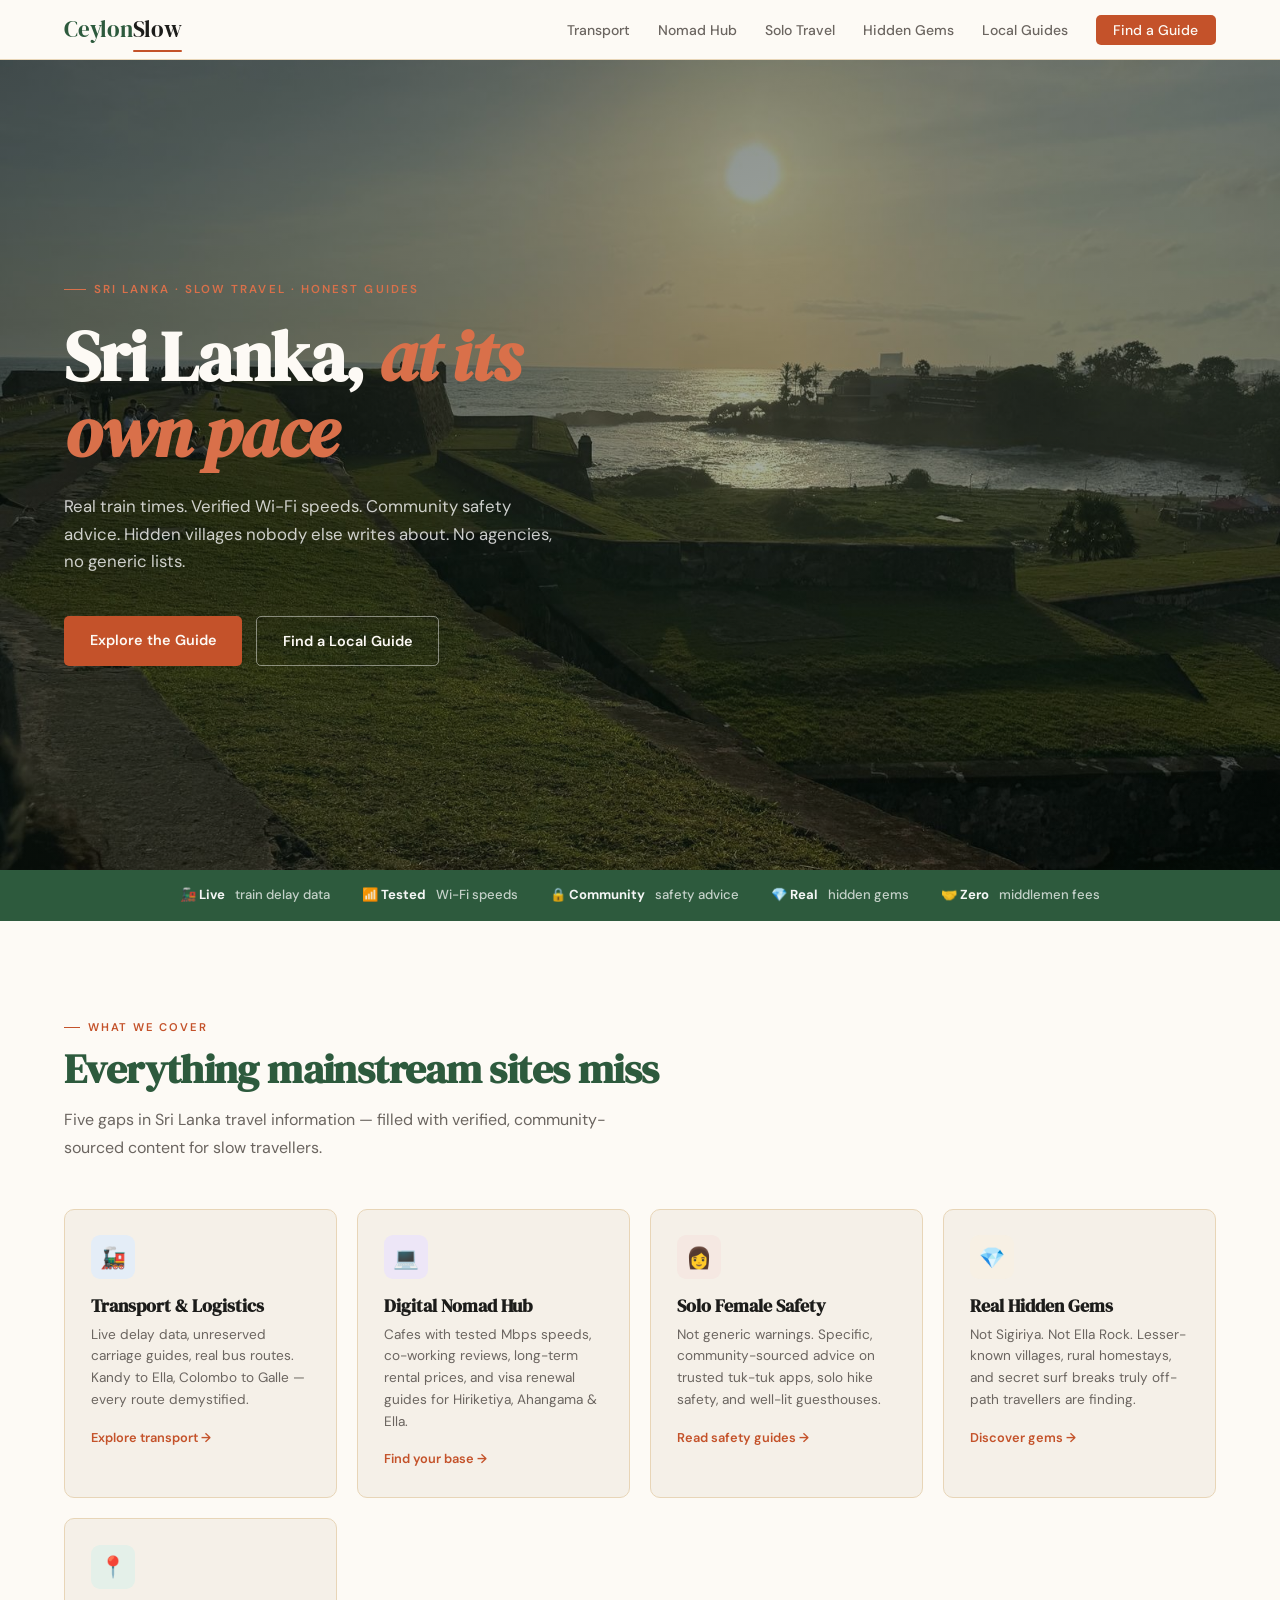
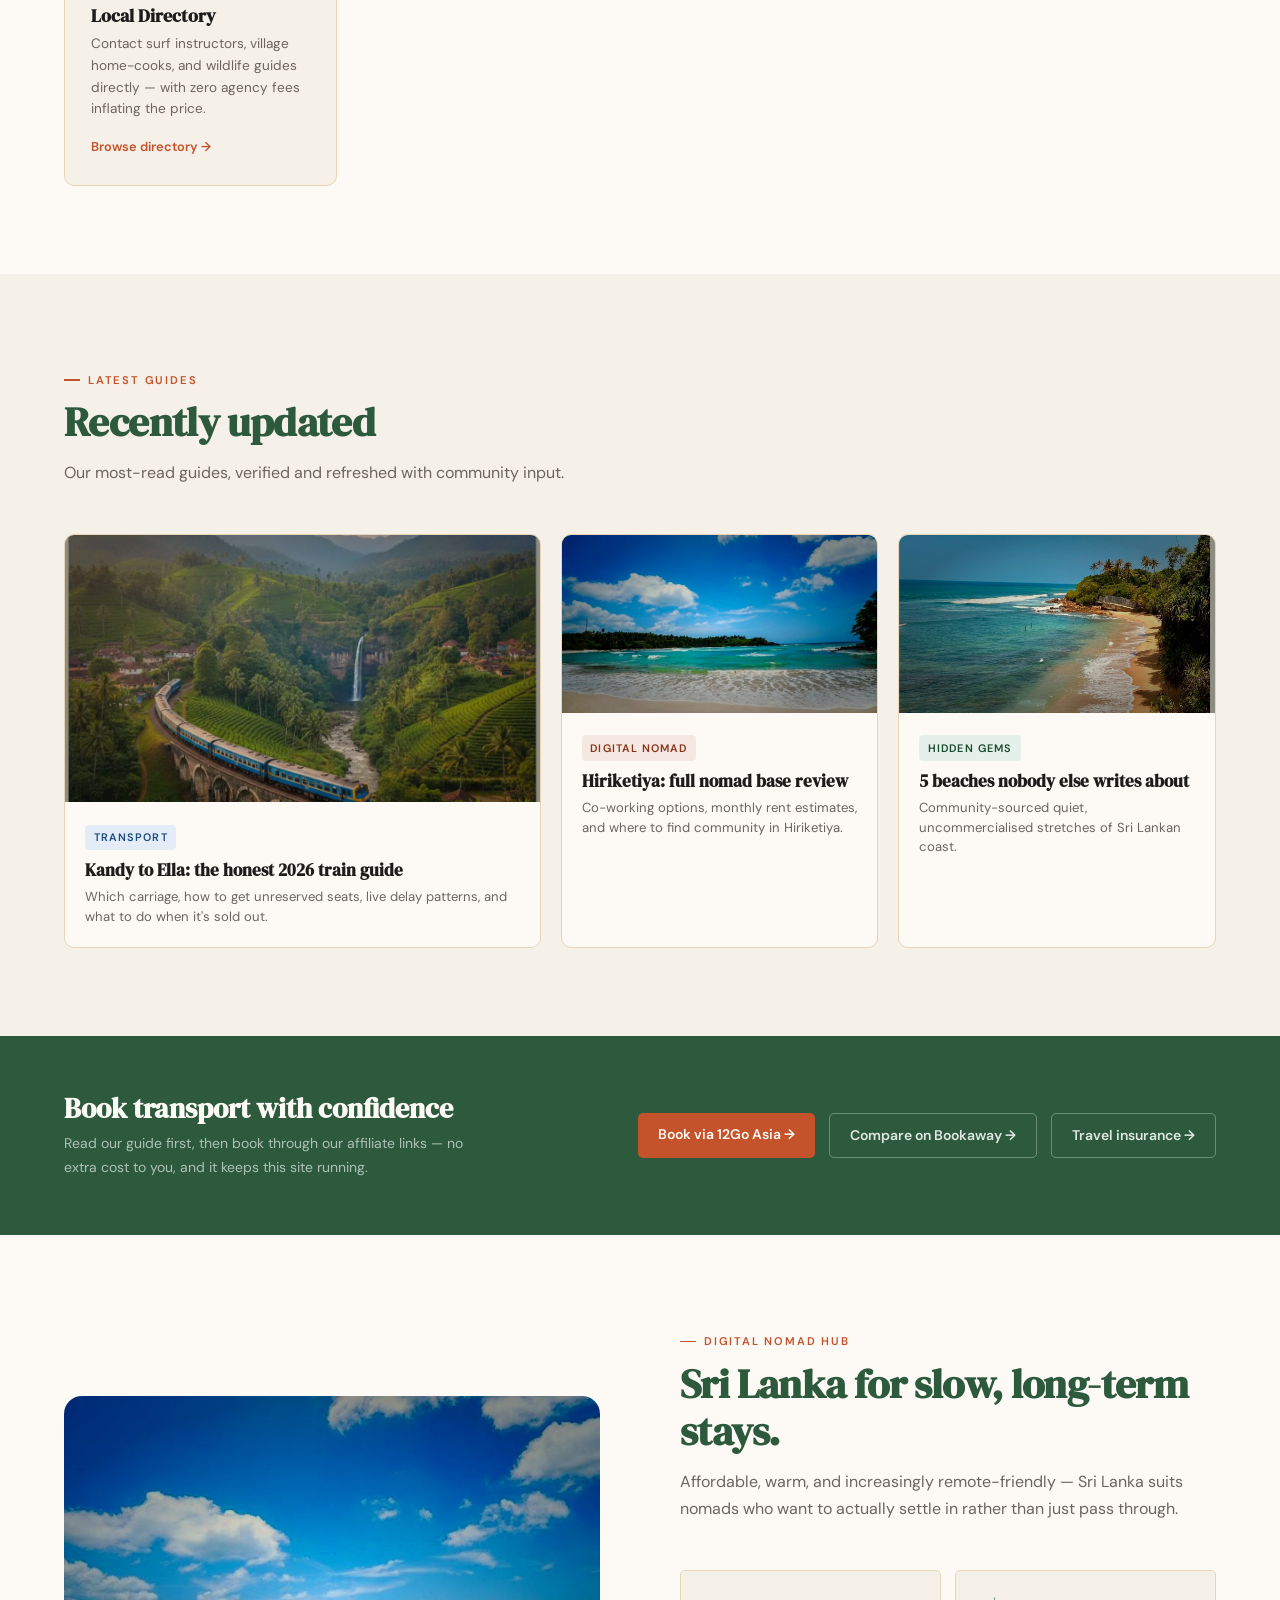
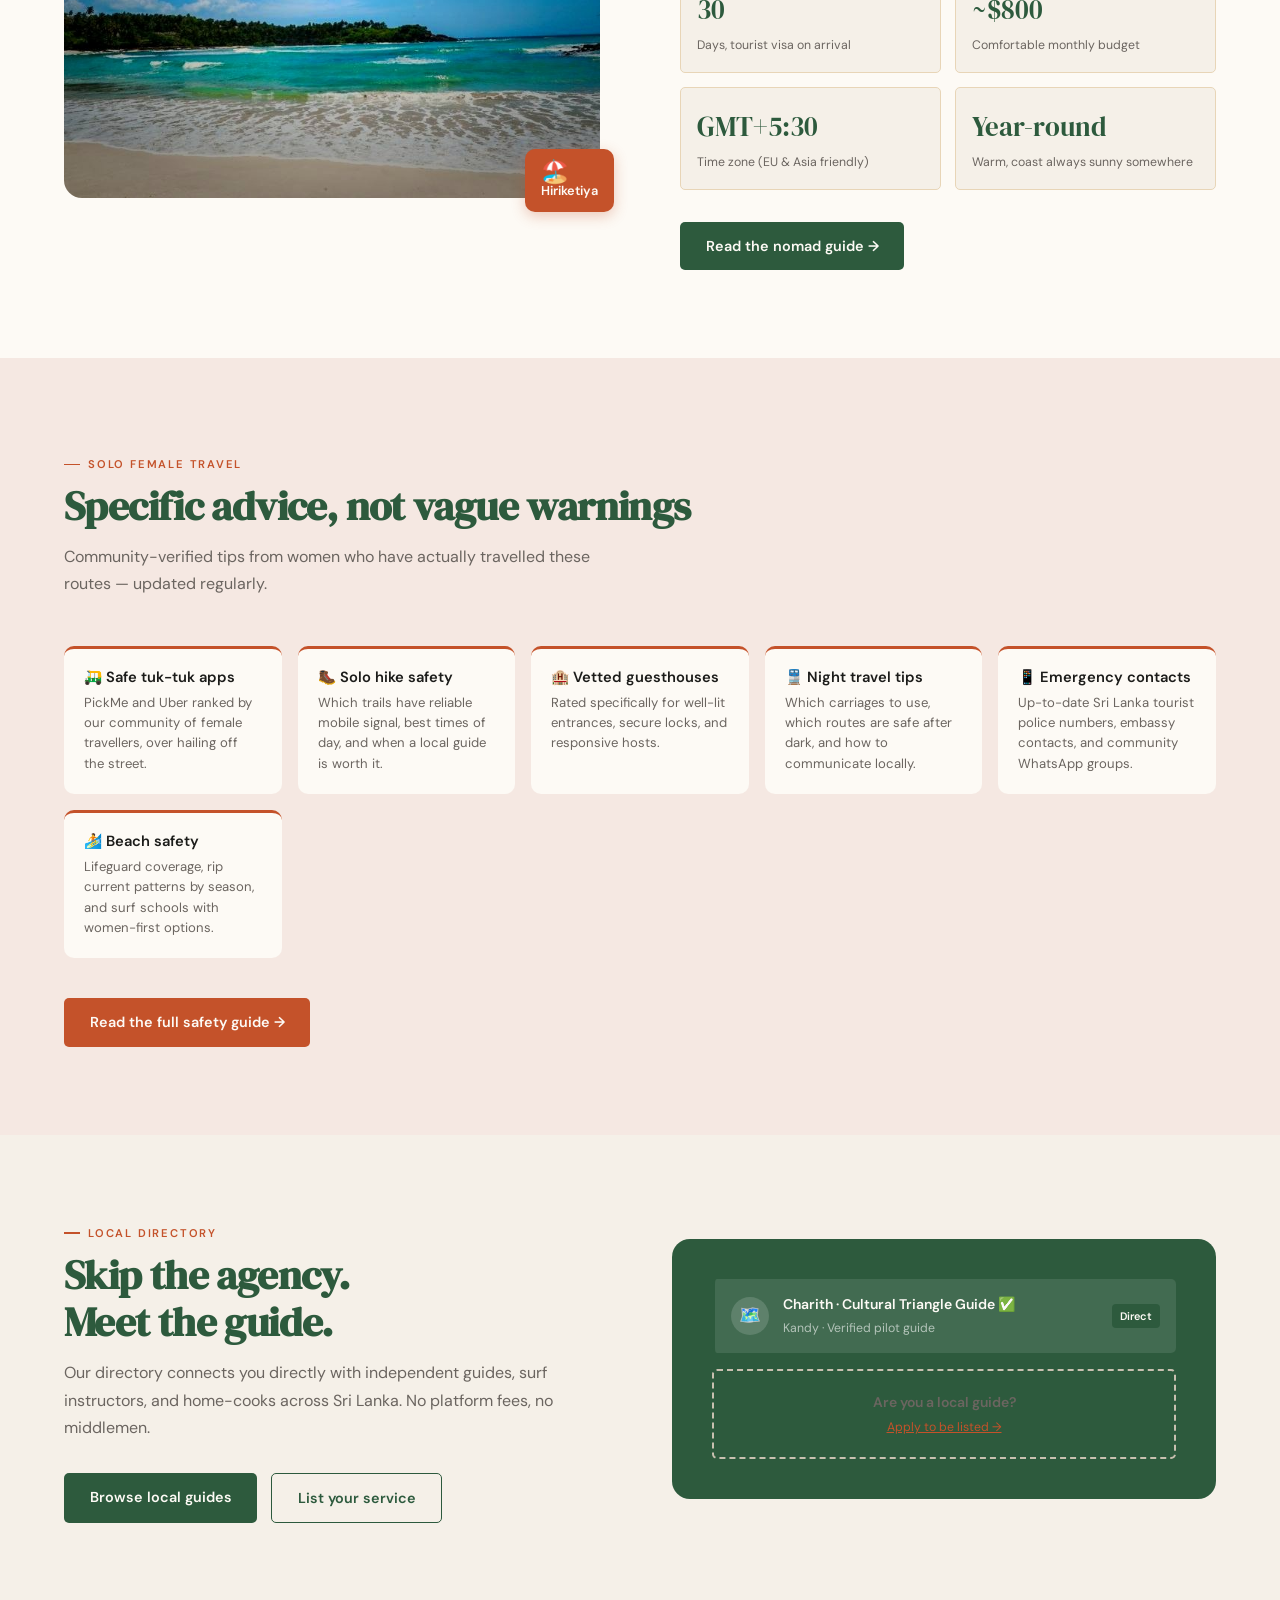
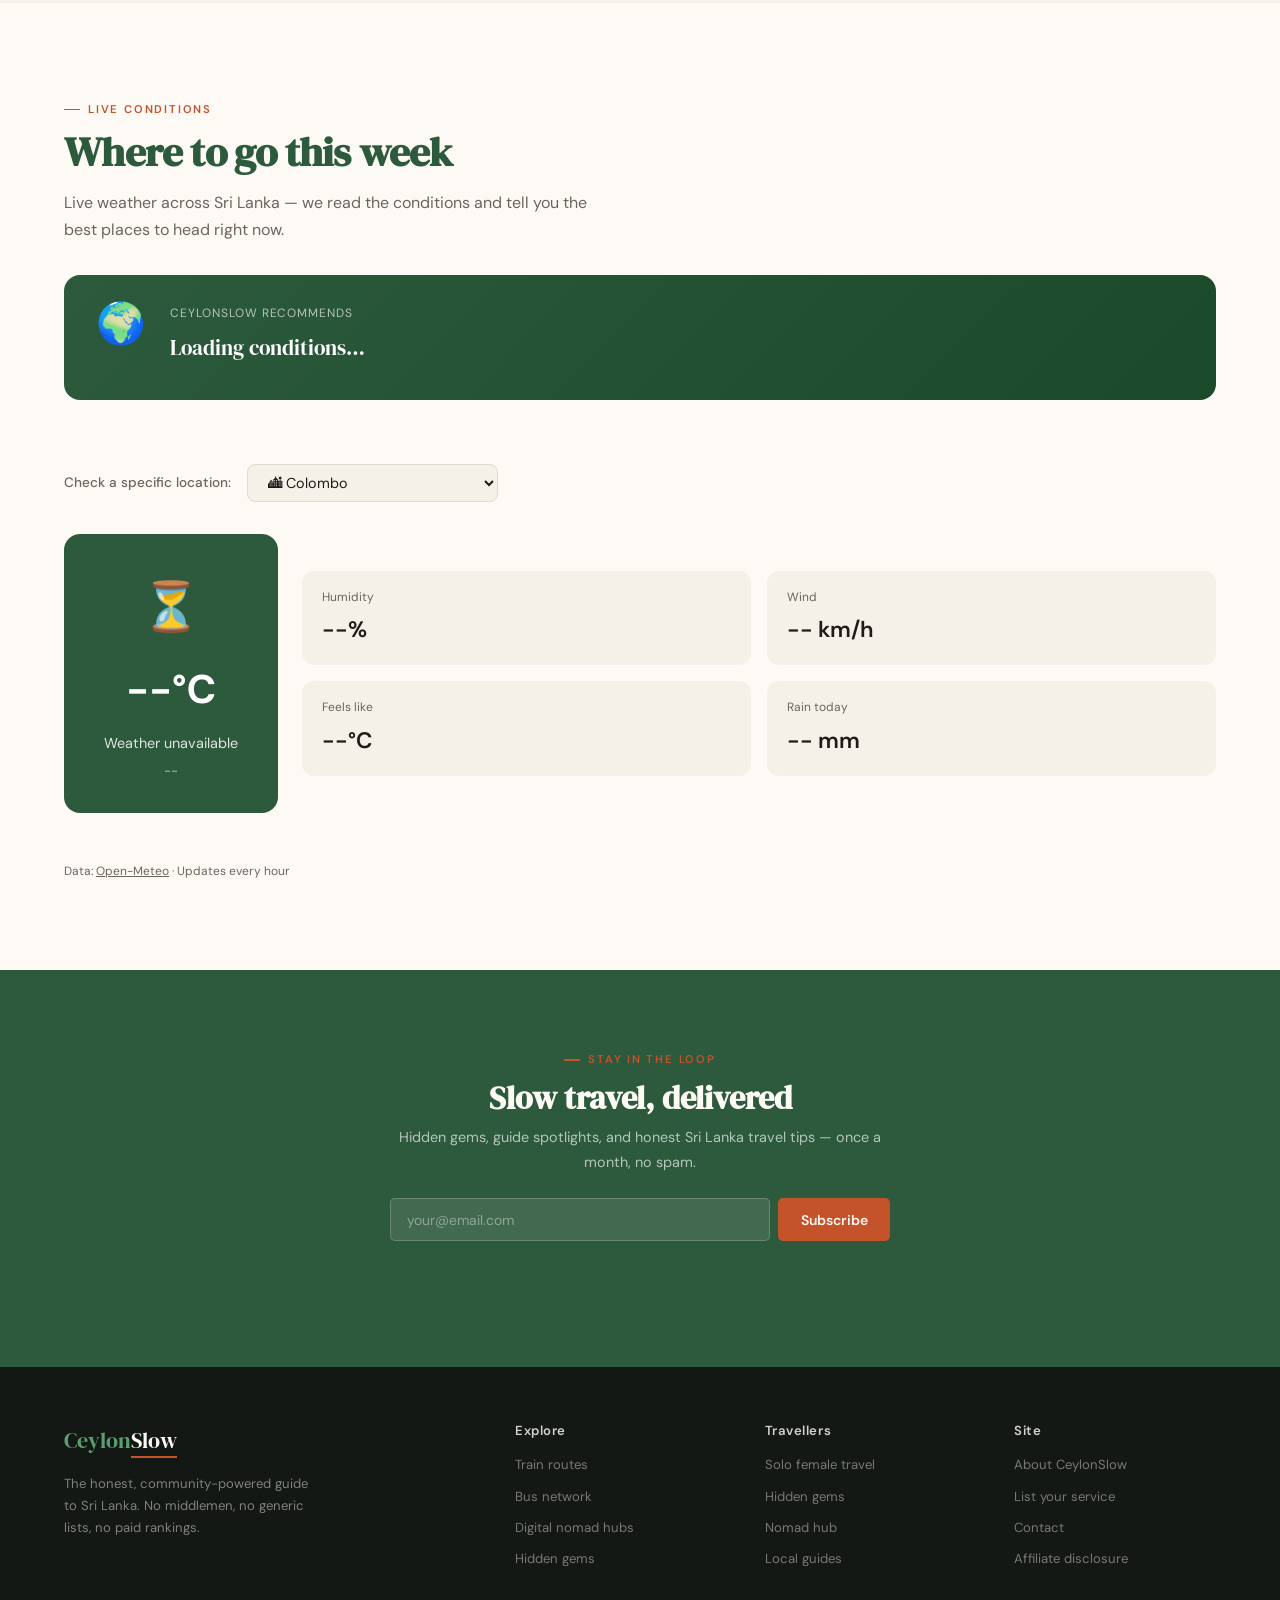
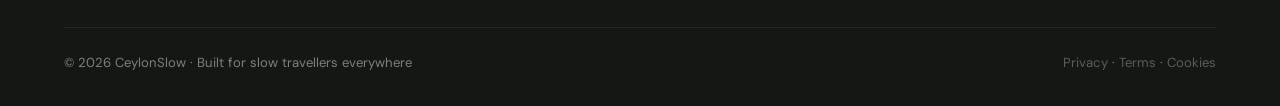
<file: index.html>
<!DOCTYPE html>
<html lang="en">
<head>
  <meta charset="UTF-8"/>
  <meta name="viewport" content="width=device-width, initial-scale=1.0"/>

  <!-- Primary SEO -->
  <title>CeylonSlow – Sri Lanka's Honest Slow Travel Guide</title>
  <meta name="description" content="Real train times, verified Wi-Fi speeds, community safety tips, true hidden gems and direct local guides. The Sri Lanka travel guide that tells you the truth."/>
  <link rel="canonical" href="https://ceylonslow.com/"/>

  <!-- Open Graph -->
  <meta property="og:type"        content="website"/>
  <meta property="og:url"         content="https://ceylonslow.com/"/>
  <meta property="og:title"       content="CeylonSlow – Sri Lanka's Honest Slow Travel Guide"/>
  <meta property="og:description" content="Real train times, verified Wi-Fi speeds, community safety tips, true hidden gems and direct local guides."/>
  <meta property="og:image"       content="https://ceylonslow.com/img/og-home.jpg"/>

  <!-- Twitter Card -->
  <meta name="twitter:card"        content="summary_large_image"/>
  <meta name="twitter:title"       content="CeylonSlow – Sri Lanka's Honest Slow Travel Guide"/>
  <meta name="twitter:description" content="Real train times, verified Wi-Fi speeds, community safety tips, true hidden gems and direct local guides."/>
  <meta name="twitter:image"       content="https://ceylonslow.com/img/og-home.jpg"/>

  <!-- JSON-LD Structured Data -->
  <script type="application/ld+json">
  {
    "@context": "https://schema.org",
    "@type": "WebSite",
    "name": "CeylonSlow",
    "url": "https://ceylonslow.com",
    "description": "Sri Lanka's honest slow travel guide — real train times, verified Wi-Fi speeds, community safety tips, and direct local guides."
  }
  </script>

  <link rel="preconnect" href="https://fonts.googleapis.com"/>
  <link rel="preconnect" href="https://fonts.gstatic.com" crossorigin/>
  <link href="https://fonts.googleapis.com/css2?family=DM+Serif+Display:ital@0;1&family=DM+Sans:wght@400;500;600&display=swap" rel="stylesheet"/>
  <link rel="stylesheet" href="css/style.css"/>
</head>
<body>

<!-- NAV -->
<nav>
  <a href="index.html" class="logo">
    <span class="logo-ceylon">Ceylon</span><span class="logo-slow">Slow</span>
  </a>
  <ul class="nav-links">
    <li><a href="transport.html">Transport</a></li>
    <li><a href="nomad.html">Nomad Hub</a></li>
    <li><a href="safety.html">Solo Travel</a></li>
    <li><a href="gems.html">Hidden Gems</a></li>
    <li><a href="directory.html">Local Guides</a></li>
    <li><a href="directory.html" class="nav-cta">Find a Guide</a></li>
  </ul>
  <button class="hamburger" aria-label="Open menu">
    <span></span><span></span><span></span>
  </button>
</nav>

<!-- MOBILE NAV DRAWER -->
<nav class="nav-drawer" aria-label="Mobile navigation">
  <a href="transport.html">🚂 Transport</a>
  <a href="nomad.html">💻 Nomad Hub</a>
  <a href="safety.html">👩 Solo Travel</a>
  <a href="gems.html">💎 Hidden Gems</a>
  <a href="directory.html">📍 Local Guides</a>
  <a href="directory.html" class="cta-mobile">Find a Guide →</a>
</nav>

<!-- HERO -->
<section class="hero" style="
  min-height:90vh;
  background:
    linear-gradient(160deg,
      rgba(10,20,13,0.55) 0%,
      rgba(20,38,25,0.35) 60%,
      rgba(15,25,18,0.20) 100%),
    url('img/hero.jpg') center 30%/cover no-repeat;
  display:flex; flex-direction:column; justify-content:center; align-items:flex-start;
  padding:7rem 5vw 6rem;">
  <p class="eyebrow">Sri Lanka · Slow Travel · Honest Guides</p>
  <h1 style="font-family:'DM Serif Display',serif;font-size:clamp(2.6rem,5.5vw,4.8rem);color:#FDFAF5;line-height:1.08;max-width:14ch;margin-bottom:1.35rem;letter-spacing:-0.02em;">
    Sri Lanka, <em style="color:#D9704A;font-style:italic;">at its own pace</em>
  </h1>
  <p style="font-size:1.05rem;color:rgba(255,255,255,0.78);max-width:42ch;margin-bottom:2.5rem;line-height:1.65;">
    Real train times. Verified Wi-Fi speeds. Community safety advice. Hidden villages nobody else writes about. No agencies, no generic lists.
  </p>
  <div style="display:flex;gap:0.875rem;flex-wrap:wrap;">
    <a href="#niches" class="btn btn-terra">Explore the Guide</a>
    <a href="directory.html" class="btn btn-ghost">Find a Local Guide</a>
  </div>
</section>

<!-- TRUST BAR -->
<div class="trust-bar">
  <div class="trust-item"><strong>🚂 Live</strong>&nbsp;train delay data</div>
  <div class="trust-item"><strong>📶 Tested</strong>&nbsp;Wi-Fi speeds</div>
  <div class="trust-item"><strong>🔒 Community</strong>&nbsp;safety advice</div>
  <div class="trust-item"><strong>💎 Real</strong>&nbsp;hidden gems</div>
  <div class="trust-item"><strong>🤝 Zero</strong>&nbsp;middlemen fees</div>
</div>

<!-- NICHES -->
<section class="niches" id="niches">
  <div class="section-eyebrow">What we cover</div>
  <h2 class="section-title">Everything mainstream sites miss</h2>
  <p class="section-desc">Five gaps in Sri Lanka travel information — filled with verified, community-sourced content for slow travellers.</p>
  <div class="niches-grid">
    <a href="transport.html" class="niche-card">
      <div class="niche-icon ic-sky">🚂</div>
      <h3>Transport &amp; Logistics</h3>
      <p>Live delay data, unreserved carriage guides, real bus routes. Kandy to Ella, Colombo to Galle — every route demystified.</p>
      <span class="niche-link">Explore transport →</span>
    </a>
    <a href="nomad.html" class="niche-card">
      <div class="niche-icon ic-plum">💻</div>
      <h3>Digital Nomad Hub</h3>
      <p>Cafes with tested Mbps speeds, co-working reviews, long-term rental prices, and visa renewal guides for Hiriketiya, Ahangama &amp; Ella.</p>
      <span class="niche-link">Find your base →</span>
    </a>
    <a href="safety.html" class="niche-card">
      <div class="niche-icon ic-terra">👩</div>
      <h3>Solo Female Safety</h3>
      <p>Not generic warnings. Specific, community-sourced advice on trusted tuk-tuk apps, solo hike safety, and well-lit guesthouses.</p>
      <span class="niche-link">Read safety guides →</span>
    </a>
    <a href="gems.html" class="niche-card">
      <div class="niche-icon ic-sand">💎</div>
      <h3>Real Hidden Gems</h3>
      <p>Not Sigiriya. Not Ella Rock. Lesser-known villages, rural homestays, and secret surf breaks truly off-path travellers are finding.</p>
      <span class="niche-link">Discover gems →</span>
    </a>
    <a href="directory.html" class="niche-card">
      <div class="niche-icon ic-jungle">📍</div>
      <h3>Local Directory</h3>
      <p>Contact surf instructors, village home-cooks, and wildlife guides directly — with zero agency fees inflating the price.</p>
      <span class="niche-link">Browse directory →</span>
    </a>
  </div>
</section>

<!-- FEATURED -->
<section class="featured">
  <div class="section-eyebrow">Latest guides</div>
  <h2 class="section-title">Recently updated</h2>
  <p class="section-desc">Our most-read guides, verified and refreshed with community input.</p>
  <div class="featured-grid">
    <a href="transport.html" class="feat-card">
      <img src="img/ella-train-srilanka.jpg" alt="Kandy to Ella train, Sri Lanka" loading="lazy"/>
      <div class="feat-card-body">
        <span class="feat-tag tag-transport">Transport</span>
        <h3>Kandy to Ella: the honest 2026 train guide</h3>
        <p>Which carriage, how to get unreserved seats, live delay patterns, and what to do when it's sold out.</p>
      </div>
    </a>
    <a href="nomad.html" class="feat-card">
      <img src="img/hiriketiya-beach.jpg" alt="Hiriketiya beach, Sri Lanka" loading="lazy"/>
      <div class="feat-card-body">
        <span class="feat-tag tag-nomad">Digital Nomad</span>
        <h3>Hiriketiya: full nomad base review</h3>
        <p>Co-working options, monthly rent estimates, and where to find community in Hiriketiya.</p>
      </div>
    </a>
    <a href="gems.html" class="feat-card">
      <img src="img/ahangama-beach.jpg" alt="Hidden beach in Sri Lanka" loading="lazy"/>
      <div class="feat-card-body">
        <span class="feat-tag tag-gems">Hidden Gems</span>
        <h3>5 beaches nobody else writes about</h3>
        <p>Community-sourced quiet, uncommercialised stretches of Sri Lankan coast.</p>
      </div>
    </a>
  </div>
</section>

<!-- AFFILIATE STRIP -->
<div class="aff-strip">
  <div class="aff-text">
    <h2>Book transport with confidence</h2>
    <p>Read our guide first, then book through our affiliate links — no extra cost to you, and it keeps this site running.</p>
  </div>
  <div class="aff-links">
    <a href="#" class="aff-btn aff-terra">Book via 12Go Asia →</a>
    <a href="#" class="aff-btn aff-outline">Compare on Bookaway →</a>
    <a href="#" class="aff-btn aff-outline">Travel insurance →</a>
  </div>
</div>

<!-- NOMAD HUB PREVIEW -->
<section class="nomad">
  <div class="nomad-inner">
    <div class="nomad-img-wrap">
      <img src="img/hiriketiya-beach.jpg" alt="Hiriketiya beach, Sri Lanka nomad base" loading="lazy"/>
      <div class="nomad-badge"><strong>🏖️</strong>Hiriketiya</div>
    </div>
    <div>
      <div class="section-eyebrow">Digital Nomad Hub</div>
      <h2 class="section-title">Sri Lanka for slow, long-term stays.</h2>
      <p class="section-desc">Affordable, warm, and increasingly remote-friendly — Sri Lanka suits nomads who want to actually settle in rather than just pass through.</p>
      <div class="nomad-stats">
        <div class="stat-box"><div class="stat-num">30</div><div class="stat-lbl">Days, tourist visa on arrival</div></div>
        <div class="stat-box"><div class="stat-num">~$800</div><div class="stat-lbl">Comfortable monthly budget</div></div>
        <div class="stat-box"><div class="stat-num">GMT+5:30</div><div class="stat-lbl">Time zone (EU & Asia friendly)</div></div>
        <div class="stat-box"><div class="stat-num">Year-round</div><div class="stat-lbl">Warm, coast always sunny somewhere</div></div>
      </div>
      <a href="nomad.html" class="btn btn-jungle">Read the nomad guide →</a>
    </div>
  </div>
</section>

<!-- SOLO SAFETY PREVIEW -->
<section class="solo">
  <div class="section-eyebrow">Solo Female Travel</div>
  <h2 class="section-title">Specific advice, not vague warnings</h2>
  <p class="section-desc">Community-verified tips from women who have actually travelled these routes — updated regularly.</p>
  <div class="safety-grid">
    <div class="safety-card"><h4>🛺 Safe tuk-tuk apps</h4><p>PickMe and Uber ranked by our community of female travellers, over hailing off the street.</p></div>
    <div class="safety-card"><h4>🥾 Solo hike safety</h4><p>Which trails have reliable mobile signal, best times of day, and when a local guide is worth it.</p></div>
    <div class="safety-card"><h4>🏨 Vetted guesthouses</h4><p>Rated specifically for well-lit entrances, secure locks, and responsive hosts.</p></div>
    <div class="safety-card"><h4>🚆 Night travel tips</h4><p>Which carriages to use, which routes are safe after dark, and how to communicate locally.</p></div>
    <div class="safety-card"><h4>📱 Emergency contacts</h4><p>Up-to-date Sri Lanka tourist police numbers, embassy contacts, and community WhatsApp groups.</p></div>
    <div class="safety-card"><h4>🏄 Beach safety</h4><p>Lifeguard coverage, rip current patterns by season, and surf schools with women-first options.</p></div>
  </div>
  <div style="margin-top:2.5rem;">
    <a href="safety.html" class="btn btn-terra">Read the full safety guide →</a>
  </div>
</section>

<!-- LOCAL DIRECTORY PREVIEW -->
<section class="dir-cta">
  <div>
    <div class="section-eyebrow">Local Directory</div>
    <h2 class="section-title">Skip the agency.<br/>Meet the guide.</h2>
    <p class="section-desc" style="margin-bottom:2rem;">Our directory connects you directly with independent guides, surf instructors, and home-cooks across Sri Lanka. No platform fees, no middlemen.</p>
    <div style="display:flex;gap:0.875rem;flex-wrap:wrap;">
      <a href="directory.html" class="btn btn-jungle">Browse local guides</a>
      <a href="directory.html#list" class="btn btn-outline-jungle">List your service</a>
    </div>
  </div>
  <div class="dir-cta-visual">
    <div class="dir-listing" style="border-left:3px solid var(--jungle);">
      <div class="dir-listing-icon">🗺️</div>
      <div class="dir-listing-info">
        <div class="dir-listing-name">Charith · Cultural Triangle Guide ✅</div>
        <div class="dir-listing-sub">Kandy · Verified pilot guide</div>
      </div>
      <div class="dir-listing-tag" style="background:var(--jungle);">Direct</div>
    </div>
    <div class="dir-listing" style="border:2px dashed #c8c0b0;background:transparent;justify-content:center;text-align:center;padding:1.25rem;">
      <div class="dir-listing-info">
        <div class="dir-listing-name" style="color:var(--muted);">Are you a local guide?</div>
        <div class="dir-listing-sub"><a href="directory.html#list" style="color:var(--terra);">Apply to be listed →</a></div>
      </div>
    </div>
  </div>
</section>

<!-- WEATHER WIDGET -->
<section style="background:var(--white);" id="weather">
  <div class="section-eyebrow">Live conditions</div>
  <h2 class="section-title">Where to go this week</h2>
  <p class="section-desc" style="margin-bottom:2rem;">Live weather across Sri Lanka — we read the conditions and tell you the best places to head right now.</p>

  <!-- Smart recommendation card -->
  <div id="weather-recommend" style="background:linear-gradient(135deg,var(--jungle) 0%,#1a4a2a 100%);color:white;border-radius:16px;padding:1.75rem 2rem;margin-bottom:2rem;display:flex;gap:1.5rem;align-items:flex-start;flex-wrap:wrap;">
    <div style="font-size:2.5rem;line-height:1;">🌍</div>
    <div style="flex:1;min-width:200px;">
      <div style="font-size:0.75rem;opacity:0.65;letter-spacing:0.08em;text-transform:uppercase;margin-bottom:0.4rem;">CeylonSlow recommends</div>
      <div id="rec-title" style="font-family:'DM Serif Display',serif;font-size:1.3rem;margin-bottom:0.4rem;">Loading conditions…</div>
      <div id="rec-tip" style="font-size:0.875rem;opacity:0.85;line-height:1.6;"></div>
    </div>
  </div>

  <!-- Traffic light overview -->
  <div id="weather-overview" style="display:flex;gap:0.75rem;flex-wrap:wrap;margin-bottom:2rem;"></div>

  <!-- Location selector -->
  <div style="display:flex;align-items:center;gap:1rem;flex-wrap:wrap;margin-bottom:0.5rem;">
    <label style="font-size:0.85rem;color:var(--muted);font-weight:500;">Check a specific location:</label>
    <select id="weather-select" style="padding:0.5rem 1rem;border-radius:8px;border:1.5px solid #e0dbd0;background:var(--page);color:var(--ink);font-size:0.9rem;font-family:inherit;cursor:pointer;">
      <optgroup label="— Popular —">
        <option value="colombo">🏙 Colombo</option>
        <option value="kandy">🌿 Kandy</option>
        <option value="ella">🚂 Ella</option>
        <option value="hiriketiya">🏄 Hiriketiya</option>
        <option value="arugam">🌊 Arugam Bay</option>
      </optgroup>
      <optgroup label="— Hidden Gems —">
        <option value="riverston">⛰ Riverston Peak, Matale</option>
        <option value="nalanda">🏛 Nalanda &amp; Knuckles East</option>
        <option value="haputale">🍃 Haputale</option>
        <option value="trinco">⚓ Trincomalee</option>
        <option value="jaffna">🌺 Jaffna</option>
        <option value="mannar">🦩 Mannar Island</option>
      </optgroup>
    </select>
  </div>

  <!-- Current conditions -->
    <!-- Current conditions -->
  <div id="weather-current" style="display:flex;gap:1.5rem;flex-wrap:wrap;margin:2rem 0;align-items:center;">
    <div style="background:var(--jungle);color:white;border-radius:16px;padding:2rem 2.5rem;min-width:200px;text-align:center;">
      <div id="w-icon" style="font-size:3rem;">⏳</div>
      <div id="w-temp" style="font-size:2.5rem;font-weight:700;margin:0.5rem 0;">--°C</div>
      <div id="w-desc" style="font-size:0.9rem;opacity:0.85;">Loading...</div>
      <div id="w-name" style="font-size:0.8rem;opacity:0.65;margin-top:0.25rem;">--</div>
    </div>
    <div style="display:grid;grid-template-columns:1fr 1fr;gap:1rem;flex:1;min-width:220px;">
      <div style="background:var(--page);border-radius:12px;padding:1rem 1.25rem;">
        <div style="font-size:0.75rem;color:var(--muted);margin-bottom:0.25rem;">Humidity</div>
        <div id="w-humidity" style="font-size:1.4rem;font-weight:600;color:var(--ink);">--%</div>
      </div>
      <div style="background:var(--page);border-radius:12px;padding:1rem 1.25rem;">
        <div style="font-size:0.75rem;color:var(--muted);margin-bottom:0.25rem;">Wind</div>
        <div id="w-wind" style="font-size:1.4rem;font-weight:600;color:var(--ink);">-- km/h</div>
      </div>
      <div style="background:var(--page);border-radius:12px;padding:1rem 1.25rem;">
        <div style="font-size:0.75rem;color:var(--muted);margin-bottom:0.25rem;">Feels like</div>
        <div id="w-feels" style="font-size:1.4rem;font-weight:600;color:var(--ink);">--°C</div>
      </div>
      <div style="background:var(--page);border-radius:12px;padding:1rem 1.25rem;">
        <div style="font-size:0.75rem;color:var(--muted);margin-bottom:0.25rem;">Rain today</div>
        <div id="w-rain" style="font-size:1.4rem;font-weight:600;color:var(--ink);">-- mm</div>
      </div>
    </div>
  </div>

  <!-- 7-day forecast -->
  <div id="weather-forecast" style="display:flex;gap:0.75rem;flex-wrap:wrap;"></div>
  <p style="font-size:0.75rem;color:var(--muted);margin-top:1rem;">Data: <a href="https://open-meteo.com" target="_blank" rel="noopener" style="color:var(--muted);">Open-Meteo</a> · Updates every hour</p>
</section>

<script>
(function(){
  const LOCATIONS = {
    colombo:   { name:'Colombo',            emoji:'🏙', lat:6.9271,  lon:79.8612, coast:'west',    desc:'City base, transit hub' },
    kandy:     { name:'Kandy',              emoji:'🌿', lat:7.2906,  lon:80.6337, coast:'central', desc:'Hill country, culture' },
    ella:      { name:'Ella',               emoji:'🚂', lat:6.8667,  lon:81.0467, coast:'central', desc:'Tea estates, hiking' },
    hiriketiya:{ name:'Hiriketiya',         emoji:'🏄', lat:5.9667,  lon:80.5333, coast:'south',   desc:'Surf, slow beach life' },
    arugam:    { name:'Arugam Bay',         emoji:'🌊', lat:6.8400,  lon:81.8356, coast:'east',    desc:'Best surf, east coast' },
    riverston: { name:'Riverston, Matale',  emoji:'⛰', lat:7.4547,  lon:80.7847, coast:'central', desc:'Hidden peak, zero crowds' },
    nalanda:   { name:'Nalanda / Knuckles', emoji:'🏛', lat:7.6500,  lon:80.7500, coast:'central', desc:'Ancient temple, deep jungle' },
    haputale:  { name:'Haputale',           emoji:'🍃', lat:6.7697,  lon:80.9597, coast:'central', desc:'Quieter than Ella, misty hills' },
    trinco:    { name:'Trincomalee',        emoji:'⚓', lat:8.5922,  lon:81.2153, coast:'east',    desc:'Natural harbour, blue beaches' },
    jaffna:    { name:'Jaffna',             emoji:'🌺', lat:9.6615,  lon:80.0255, coast:'north',   desc:'Unique Tamil culture, far north' },
    mannar:    { name:'Mannar Island',      emoji:'🦩', lat:8.9810,  lon:79.9036, coast:'north',   desc:"Flamingos, Adam's Bridge, empty" }
  };
  const WMO = {0:'Clear sky',1:'Mainly clear',2:'Partly cloudy',3:'Overcast',45:'Foggy',51:'Light drizzle',53:'Drizzle',55:'Heavy drizzle',61:'Light rain',63:'Rain',65:'Heavy rain',80:'Rain showers',81:'Showers',82:'Heavy showers',95:'Thunderstorm',96:'Thunderstorm',99:'Thunderstorm'};
  const WMO_ICON = {0:'☀️',1:'🌤',2:'⛅',3:'☁️',45:'🌫',51:'🌦',53:'🌧',55:'🌧',61:'🌦',63:'🌧',65:'🌧',80:'🌦',81:'🌧',82:'⛈',95:'⛈',96:'⛈',99:'⛈'};
  const DAYS = ['Sun','Mon','Tue','Wed','Thu','Fri','Sat'];

  function getRating(avgRain, code){
    if(avgRain < 15 && code <= 3)  return { label:'Great',     color:'#2D7A4A', dot:'🟢' };
    if(avgRain < 35 || code <= 55) return { label:'Some rain', color:'#C4912A', dot:'🟡' };
    if(avgRain < 60 && code < 95)  return { label:'Wet week',  color:'#b06020', dot:'🟠' };
    return                                { label:'Heavy rain', color:'#C4522A', dot:'🔴' };
  }

  function buildRecommendation(allData){
    const green=[], yellow=[], red=[];
    Object.entries(allData).forEach(([key,d])=>{
      const avg3=(d.daily.precipitation_sum.slice(0,3).reduce((a,b)=>a+b,0)/3);
      const r=getRating(avg3,d.daily.weather_code[0]);
      if(r.label==='Great') green.push(key);
      else if(r.label==='Some rain'||r.label==='Wet week') yellow.push(key);
      else red.push(key);
    });
    const tips={colombo:'Colombo is great for a day or two — explore Pettah market and Galle Face Green.',kandy:'Kandy is dry — perfect for the Temple of the Tooth and Royal Botanical Gardens.',ella:"Ella is clear — ideal for Nine Arches Bridge at sunrise and the Little Adam's Peak hike.",hiriketiya:'Hiriketiya is on — flat seas, warm water, perfect for surfing or just lying on the sand.',arugam:'Arugam Bay is firing — east coast dry season, best surf conditions of the year.',riverston:'Riverston Peak is clear — perfect for the viewpoint hike with zero crowds.',haputale:'Haputale is beautiful in clear weather — misty valleys and tea estate walks.',trinco:'Trincomalee is looking great — turquoise bays and warm calm water.',jaffna:'Jaffna is open — explore the fort, the temples and the extraordinary northern cuisine.',mannar:'Mannar is dry — spot flamingos at the lagoon and walk the empty beach alone.'};
    let title, tip;
    if(green.length>=3){title='✨ Great week all round — Sri Lanka is wide open';tip='Conditions are good almost everywhere. '+(tips[green[0]]||'');}
    else if(green.includes('arugam')&&red.includes('hiriketiya')){title='🌊 Head east — Arugam Bay is the pick this week';tip='Southwest monsoon is hitting the south coast. '+tips.arugam;}
    else if(green.includes('hiriketiya')&&!green.includes('arugam')){title='🏄 South coast is your best bet this week';tip=tips.hiriketiya+' East coast is in its wet season.';}
    else if(green.includes('riverston')||green.includes('haputale')){const p=green.includes('riverston')?'riverston':'haputale';title='🌿 Hill country hidden gems are shining this week';tip=tips[p];}
    else if(green.length>0){title='🌤 '+(LOCATIONS[green[0]].name)+' is the best pick right now';tip=tips[green[0]]||'Conditions there are looking good.';}
    else{title='🌧 Mixed week — plan flexibly';tip="Sri Lanka's weather is changeable. The hill country tends to stay accessible year-round.";}
    document.getElementById('rec-title').textContent=title;
    document.getElementById('rec-tip').textContent=tip;
  }

  function buildOverview(allData){
    const ov=document.getElementById('weather-overview');
    ov.innerHTML='';
    const popular=['colombo','kandy','ella','hiriketiya','arugam'];
    const hidden=['riverston','nalanda','haputale','trinco','jaffna','mannar'];
    function card(key,d){
      const avg3=(d.daily.precipitation_sum.slice(0,3).reduce((a,b)=>a+b,0)/3);
      const r=getRating(avg3,d.daily.weather_code[0]);
      const loc=LOCATIONS[key];
      return `<div style="background:var(--page);border-radius:12px;padding:0.875rem 1.1rem;display:flex;align-items:center;gap:0.6rem;flex:1;min-width:140px;cursor:pointer;" onclick="document.getElementById('weather-select').value='${key}';loadLocation('${key}')"><span style="font-size:1.3rem;">${r.dot}</span><div><div style="font-size:0.85rem;font-weight:600;color:var(--ink);">${loc.emoji} ${loc.name}</div><div style="font-size:0.72rem;color:${r.color};font-weight:600;">${r.label}</div><div style="font-size:0.7rem;color:var(--muted);">${loc.desc}</div></div></div>`;
    }
    ov.innerHTML+=`<div style="width:100%;font-size:0.75rem;font-weight:600;color:var(--muted);letter-spacing:0.06em;text-transform:uppercase;margin-bottom:0.25rem;">Popular destinations</div>`;
    popular.forEach(k=>{if(allData[k])ov.innerHTML+=card(k,allData[k]);});
    ov.innerHTML+=`<div style="width:100%;font-size:0.75rem;font-weight:600;color:var(--terra);letter-spacing:0.06em;text-transform:uppercase;margin:1rem 0 0.25rem;">✨ Hidden gems</div>`;
    hidden.forEach(k=>{if(allData[k])ov.innerHTML+=card(k,allData[k]);});
  }

  let currentLoc='colombo', allData={}, fetched=0;
  const total=Object.keys(LOCATIONS).length;

  function updateCurrentUI(locKey,d){
    const c=d.current, code=c.weather_code, loc=LOCATIONS[locKey];
    document.getElementById('w-icon').textContent=WMO_ICON[code]||'🌡';
    document.getElementById('w-temp').textContent=Math.round(c.temperature_2m)+'°C';
    document.getElementById('w-desc').textContent=WMO[code]||'Unknown';
    document.getElementById('w-name').textContent=loc.name;
    document.getElementById('w-humidity').textContent=c.relative_humidity_2m+'%';
    document.getElementById('w-wind').textContent=Math.round(c.wind_speed_10m)+' km/h';
    document.getElementById('w-feels').textContent=Math.round(c.apparent_temperature)+'°C';
    document.getElementById('w-rain').textContent=c.precipitation+' mm';
    const fc=document.getElementById('weather-forecast');
    fc.innerHTML='';
    d.daily.time.forEach((date,i)=>{
      const day=new Date(date),dc=d.daily.weather_code[i];
      fc.innerHTML+=`<div style="background:var(--page);border-radius:12px;padding:0.875rem 1rem;text-align:center;min-width:80px;flex:1;"><div style="font-size:0.75rem;color:var(--muted);">${DAYS[day.getDay()]}</div><div style="font-size:1.5rem;margin:0.25rem 0;">${WMO_ICON[dc]||'🌡'}</div><div style="font-size:0.82rem;font-weight:600;color:var(--ink);">${Math.round(d.daily.temperature_2m_max[i])}°</div><div style="font-size:0.75rem;color:var(--muted);">${Math.round(d.daily.temperature_2m_min[i])}°</div><div style="font-size:0.7rem;color:#4a90d9;margin-top:0.2rem;">${d.daily.precipitation_sum[i]}mm</div></div>`;
    });
  }

  function fetchWeather(locKey,updateUI){
    const loc=LOCATIONS[locKey];
    const url=`https://api.open-meteo.com/v1/forecast?latitude=${loc.lat}&longitude=${loc.lon}&current=temperature_2m,relative_humidity_2m,apparent_temperature,weather_code,wind_speed_10m,precipitation&daily=weather_code,temperature_2m_max,temperature_2m_min,precipitation_sum&timezone=Asia%2FColombo&forecast_days=7`;
    fetch(url).then(r=>r.json()).then(d=>{
      allData[locKey]=d;
      fetched++;
      if(fetched>=total){buildOverview(allData);buildRecommendation(allData);}
      if(updateUI) updateCurrentUI(locKey,d);
    }).catch(()=>{
      fetched++;
      if(fetched>=total&&Object.keys(allData).length>0){buildOverview(allData);buildRecommendation(allData);}
      if(updateUI) document.getElementById('w-desc').textContent='Weather unavailable';
    });
  }

  function loadLocation(key){
    currentLoc=key;
    if(allData[key]) updateCurrentUI(key,allData[key]);
    else fetchWeather(key,true);
  }

  Object.keys(LOCATIONS).forEach(key=>fetchWeather(key,key===currentLoc));
  document.getElementById('weather-select').addEventListener('change',function(){loadLocation(this.value);});
})();
</script>

<!-- NEWSLETTER -->
<section class="newsletter">
  <div class="newsletter-inner">
    <div class="section-eyebrow" style="justify-content:center;">Stay in the loop</div>
    <h2>Slow travel, delivered</h2>
    <p>Hidden gems, guide spotlights, and honest Sri Lanka travel tips — once a month, no spam.</p>
    <form class="newsletter-form" novalidate>
      <div class="email-row">
        <input type="email" name="email" placeholder="your@email.com" required/>
        <button type="submit">Subscribe</button>
      </div>
      <p class="form-msg" aria-live="polite"></p>
    </form>
  </div>
</section>

<footer>
  <div class="footer-top">
    <div class="footer-brand">
      <a href="index.html" class="footer-logo"><span class="lc">Ceylon</span><span class="ls">Slow</span></a>
      <p>The honest, community-powered guide to Sri Lanka. No middlemen, no generic lists, no paid rankings.</p>
    </div>
    <div class="footer-col">
      <h4>Explore</h4>
      <ul>
        <li><a href="transport.html">Train routes</a></li>
        <li><a href="transport.html#buses">Bus network</a></li>
        <li><a href="nomad.html">Digital nomad hubs</a></li>
        <li><a href="gems.html">Hidden gems</a></li>
      </ul>
    </div>
    <div class="footer-col">
      <h4>Travellers</h4>
      <ul>
        <li><a href="safety.html">Solo female travel</a></li>
        <li><a href="gems.html">Hidden gems</a></li>
        <li><a href="nomad.html">Nomad hub</a></li>
        <li><a href="directory.html">Local guides</a></li>
      </ul>
    </div>
    <div class="footer-col">
      <h4>Site</h4>
      <ul>
        <li><a href="#">About CeylonSlow</a></li>
        <li><a href="directory.html#list">List your service</a></li>
        <li><a href="#">Contact</a></li>
        <li><a href="#">Affiliate disclosure</a></li>
      </ul>
    </div>
  </div>
  <div class="footer-bottom">
    <span>© 2026 CeylonSlow · Built for slow travellers everywhere</span>
    <span><a href="#">Privacy</a> · <a href="#">Terms</a> · <a href="#">Cookies</a></span>
  </div>
</footer>

<script src="js/main.js"></script>
<!-- TAWK CHAT DISABLED - to re-enable, paste the tawk.to script here -->
</body>
</html>
</file>
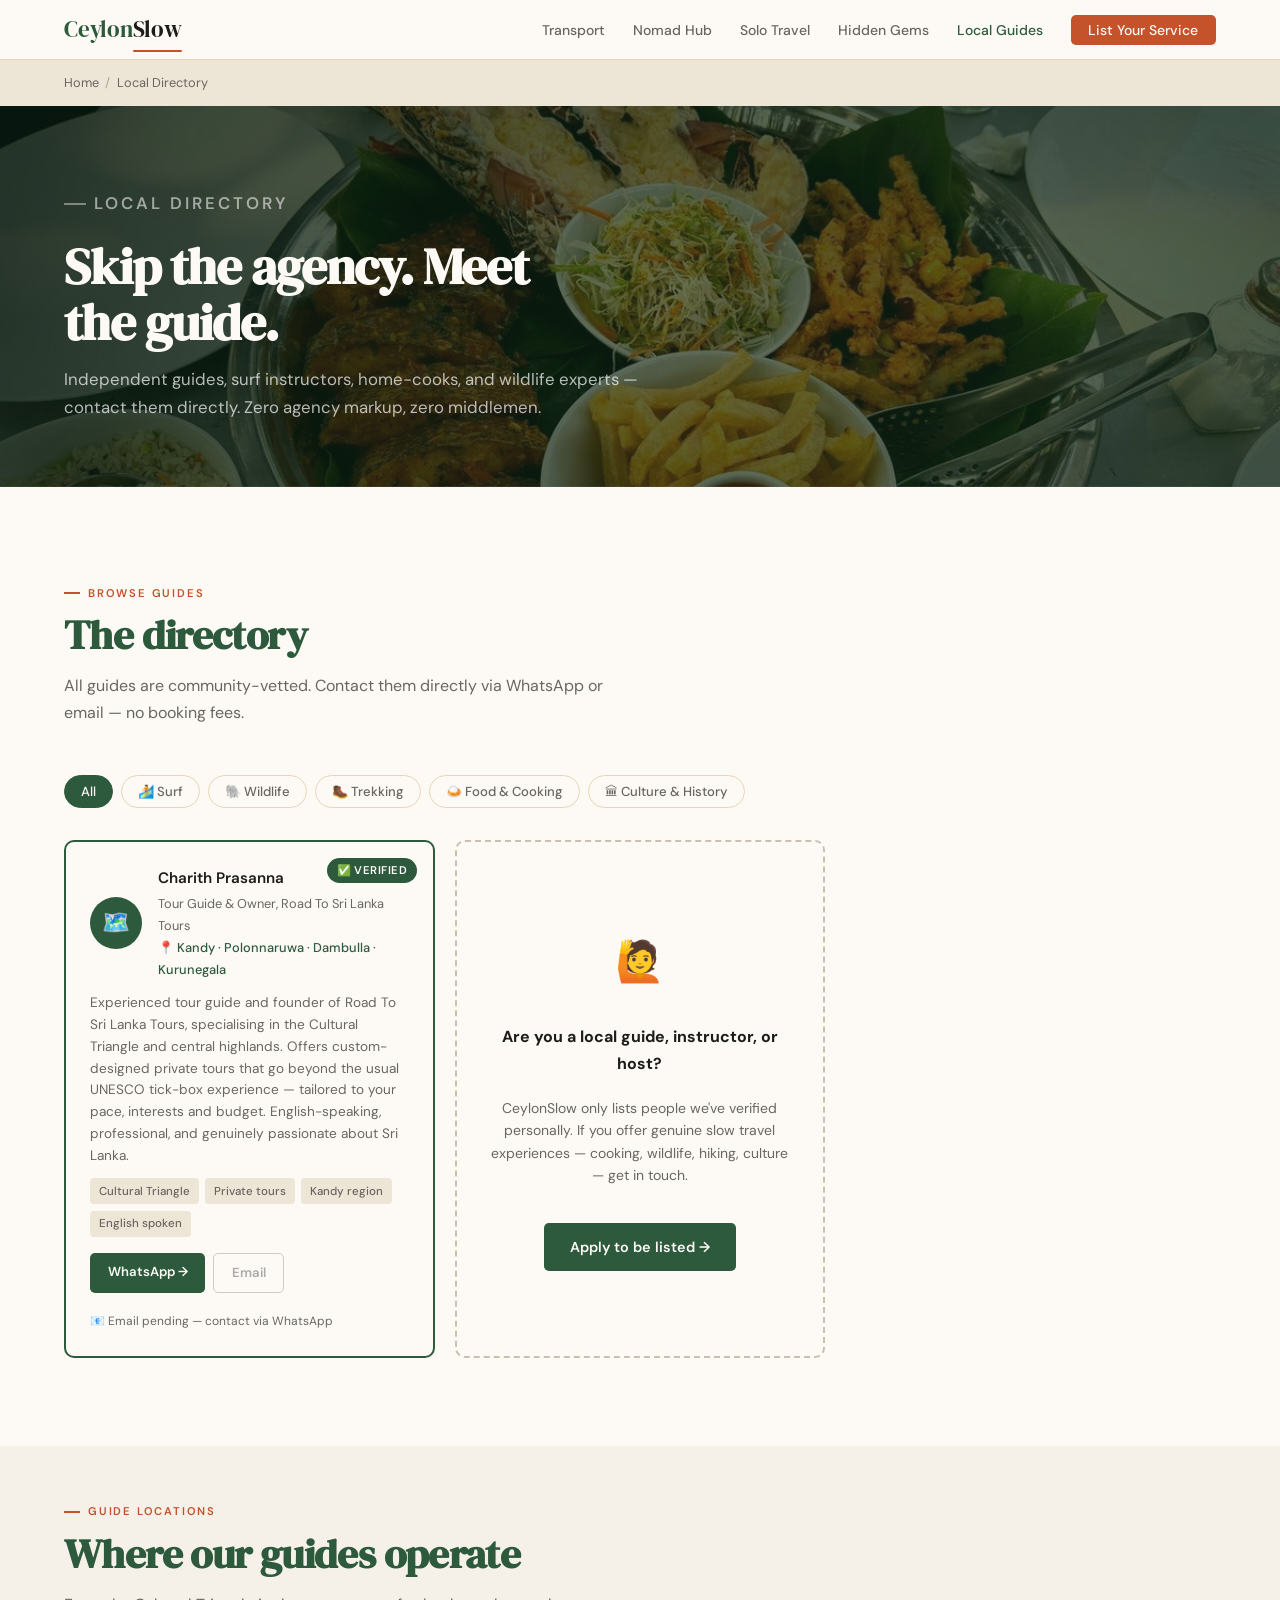
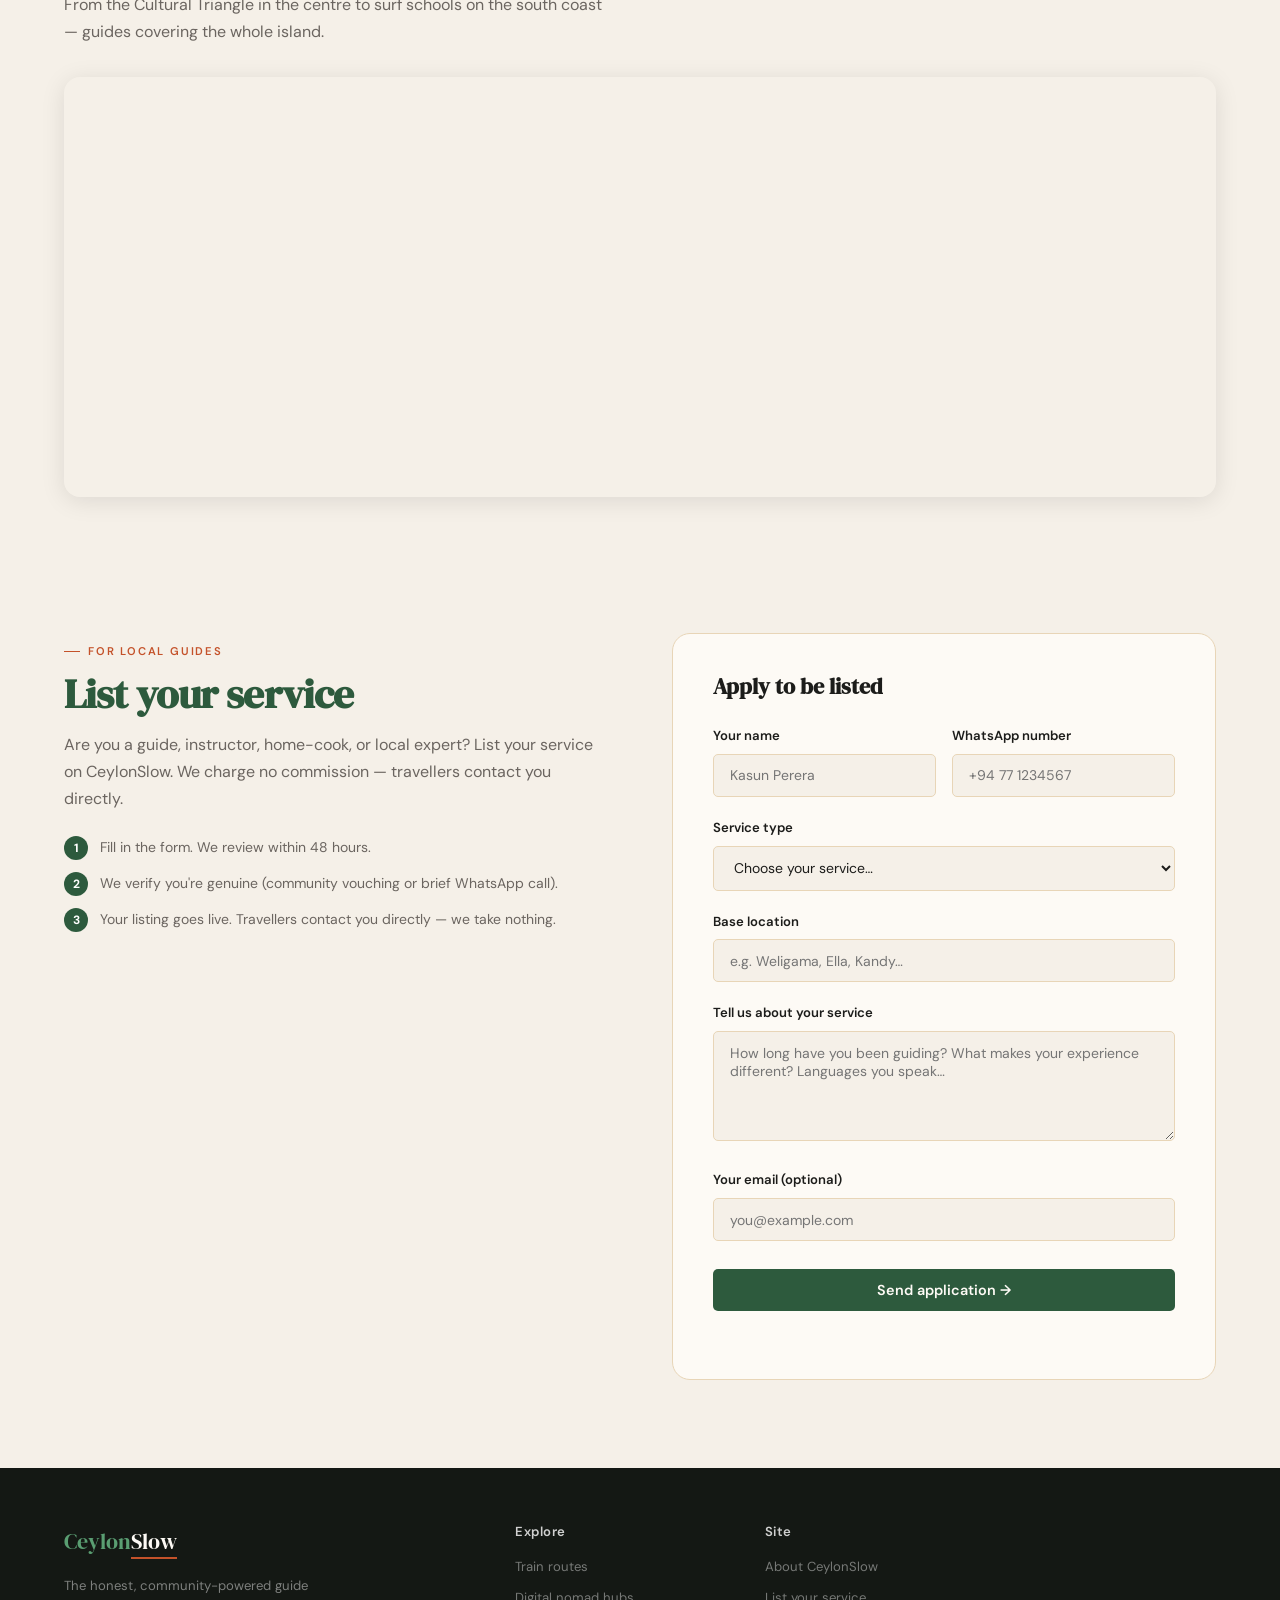
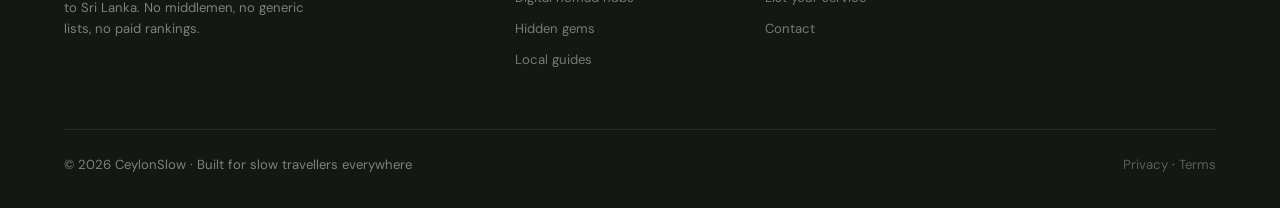
<file: directory.html>
<!DOCTYPE html>
<html lang="en">
<head>
  <meta charset="UTF-8"/>
  <meta name="viewport" content="width=device-width, initial-scale=1.0"/>
  <title>Local Guides Directory – Sri Lanka | CeylonSlow</title>
  <meta name="description" content="Find and contact independent Sri Lanka guides, surf instructors, home-cooks, and wildlife experts directly — zero agency fees, zero middlemen."/>
  <link rel="canonical" href="https://ceylonslow.com/directory"/>
  <meta property="og:title"       content="Local Guides Directory – Sri Lanka | CeylonSlow"/>
  <meta property="og:description" content="Connect directly with surf instructors, village cooks, wildlife guides, and trekking experts across Sri Lanka. No middlemen."/>
  <meta property="og:type"        content="website"/>
  <link rel="preconnect" href="https://fonts.googleapis.com"/>
  <link rel="preconnect" href="https://fonts.gstatic.com" crossorigin/>
  <link href="https://fonts.googleapis.com/css2?family=DM+Serif+Display:ital@0;1&family=DM+Sans:wght@400;500;600&display=swap" rel="stylesheet"/>
  <link rel="stylesheet" href="css/style.css"/>
</head>
<body>

<nav>
  <a href="index.html" class="logo">
    <span class="logo-ceylon">Ceylon</span><span class="logo-slow">Slow</span>
  </a>
  <ul class="nav-links">
    <li><a href="transport.html">Transport</a></li>
    <li><a href="nomad.html">Nomad Hub</a></li>
    <li><a href="safety.html">Solo Travel</a></li>
    <li><a href="gems.html">Hidden Gems</a></li>
    <li><a href="directory.html" class="active">Local Guides</a></li>
    <li><a href="#list" class="nav-cta">List Your Service</a></li>
  </ul>
  <button class="hamburger" aria-label="Open menu"><span></span><span></span><span></span></button>
</nav>
<nav class="nav-drawer">
  <a href="transport.html">🚂 Transport</a>
  <a href="nomad.html">💻 Nomad Hub</a>
  <a href="safety.html">👩 Solo Travel</a>
  <a href="gems.html">💎 Hidden Gems</a>
  <a href="directory.html">📍 Local Guides</a>
  <a href="#list" class="cta-mobile">List Your Service →</a>
</nav>

<div class="breadcrumb">
  <a href="index.html">Home</a> <span>/</span> Local Directory
</div>

<div class="inner-hero" style="background:linear-gradient(135deg,rgba(10,30,16,0.72) 0%,rgba(20,50,28,0.55) 100%),url('img/seafood-beach-srilanka.jpg') center/cover no-repeat;">
  <p class="eyebrow">Local Directory</p>
  <h1>Skip the agency. Meet the guide.</h1>
  <p>Independent guides, surf instructors, home-cooks, and wildlife experts — contact them directly. Zero agency markup, zero middlemen.</p>
</div>

<!-- FILTER + LISTINGS -->
<section style="background:var(--white);">
  <div class="section-eyebrow">Browse guides</div>
  <h2 class="section-title">The directory</h2>
  <p class="section-desc">All guides are community-vetted. Contact them directly via WhatsApp or email — no booking fees.</p>

  <div class="filter-bar">
    <button class="filter-btn active" data-filter="all">All</button>
    <button class="filter-btn" data-filter="surf">🏄 Surf</button>
    <button class="filter-btn" data-filter="wildlife">🐘 Wildlife</button>
    <button class="filter-btn" data-filter="trekking">🥾 Trekking</button>
    <button class="filter-btn" data-filter="food">🍛 Food &amp; Cooking</button>
    <button class="filter-btn" data-filter="culture">🏛 Culture &amp; History</button>
  </div>

  <div class="guide-grid">

    <!-- VERIFIED PILOT GUIDE -->
    <div class="guide-card" data-category="culture" style="border:2px solid var(--jungle);position:relative;">
      <div style="position:absolute;top:1rem;right:1rem;background:var(--jungle);color:white;font-size:0.7rem;font-weight:600;padding:0.2rem 0.6rem;border-radius:20px;letter-spacing:0.04em;">✅ VERIFIED</div>
      <div class="guide-header">
        <div class="guide-avatar">🗺️</div>
        <div>
          <div class="guide-name">Charith Prasanna</div>
          <div class="guide-role">Tour Guide &amp; Owner, Road To Sri Lanka Tours</div>
          <div class="guide-location">📍 Kandy · Polonnaruwa · Dambulla · Kurunegala</div>
        </div>
      </div>
      <p class="guide-desc">Experienced tour guide and founder of Road To Sri Lanka Tours, specialising in the Cultural Triangle and central highlands. Offers custom-designed private tours that go beyond the usual UNESCO tick-box experience — tailored to your pace, interests and budget. English-speaking, professional, and genuinely passionate about Sri Lanka.</p>
      <div class="guide-tags">
        <span class="guide-tag">Cultural Triangle</span>
        <span class="guide-tag">Private tours</span>
        <span class="guide-tag">Kandy region</span>
        <span class="guide-tag">English spoken</span>
      </div>
      <div class="guide-actions">
        <a href="https://wa.me/94773888320" class="btn btn-sm btn-jungle" target="_blank" rel="noopener">WhatsApp →</a>
        <span class="btn btn-sm" style="background:transparent;color:#aaa;cursor:not-allowed;pointer-events:none;border:1px solid #ccc;">Email</span>
      </div>
      <p style="font-size:0.75rem;color:var(--muted);margin-top:0.4rem;">📧 Email pending — contact via WhatsApp</p>
    </div>


    <!-- JOIN CTA -->
    <div class="guide-card" style="border:2px dashed #c8c0b0;background:transparent;display:flex;flex-direction:column;align-items:center;justify-content:center;text-align:center;padding:2.5rem 2rem;min-height:280px;">
      <div style="font-size:2.5rem;margin-bottom:1rem;">🙋</div>
      <div style="font-size:1rem;font-weight:700;color:var(--ink);margin-bottom:0.5rem;">Are you a local guide, instructor, or host?</div>
      <p style="font-size:0.875rem;color:var(--muted);line-height:1.6;margin-bottom:1.5rem;">CeylonSlow only lists people we've verified personally. If you offer genuine slow travel experiences — cooking, wildlife, hiking, culture — get in touch.</p>
      <a href="mailto:nilminiariyawansa@gmail.com?subject=Guide%20Directory%20Application" class="btn btn-jungle">Apply to be listed →</a>
    </div>

  </div>
</section>

<!-- MAP SECTION -->
<section style="background:var(--page);padding-top:3rem;padding-bottom:3rem;">
  <div class="section-eyebrow">Guide locations</div>
  <h2 class="section-title">Where our guides operate</h2>
  <p class="section-desc" style="margin-bottom:2rem;">From the Cultural Triangle in the centre to surf schools on the south coast — guides covering the whole island.</p>
  <div style="border-radius:16px;overflow:hidden;box-shadow:0 4px 24px rgba(0,0,0,0.10);">
    <iframe
      src="https://maps.google.com/maps?q=kandy+polonnaruwa+dambulla+sri+lanka&t=p&z=8&ie=UTF8&iwloc=&output=embed"
      width="100%" height="420" style="border:0;display:block;"
      allowfullscreen="" loading="lazy"
      referrerpolicy="no-referrer-when-downgrade"
      title="Sri Lanka guide locations map">
    </iframe>
  </div>
</section>

<!-- LIST YOUR SERVICE -->
<section style="background:var(--page);" id="list">
  <div style="display:grid;grid-template-columns:1fr 1fr;gap:4rem;align-items:flex-start;">
    <div>
      <div class="section-eyebrow">For local guides</div>
      <h2 class="section-title">List your service</h2>
      <p style="color:var(--muted);line-height:1.7;margin-bottom:1.5rem;">Are you a guide, instructor, home-cook, or local expert? List your service on CeylonSlow. We charge no commission — travellers contact you directly.</p>
      <div style="display:flex;flex-direction:column;gap:0.75rem;">
        <div style="display:flex;gap:0.75rem;align-items:flex-start;">
          <span style="background:var(--jungle);color:white;width:24px;height:24px;border-radius:50%;display:flex;align-items:center;justify-content:center;font-size:0.75rem;font-weight:700;flex-shrink:0;">1</span>
          <p style="font-size:0.875rem;color:var(--muted);">Fill in the form. We review within 48 hours.</p>
        </div>
        <div style="display:flex;gap:0.75rem;align-items:flex-start;">
          <span style="background:var(--jungle);color:white;width:24px;height:24px;border-radius:50%;display:flex;align-items:center;justify-content:center;font-size:0.75rem;font-weight:700;flex-shrink:0;">2</span>
          <p style="font-size:0.875rem;color:var(--muted);">We verify you're genuine (community vouching or brief WhatsApp call).</p>
        </div>
        <div style="display:flex;gap:0.75rem;align-items:flex-start;">
          <span style="background:var(--jungle);color:white;width:24px;height:24px;border-radius:50%;display:flex;align-items:center;justify-content:center;font-size:0.75rem;font-weight:700;flex-shrink:0;">3</span>
          <p style="font-size:0.875rem;color:var(--muted);">Your listing goes live. Travellers contact you directly — we take nothing.</p>
        </div>
      </div>
    </div>
    <div class="form-card">
      <h3 style="font-family:'DM Serif Display',serif;font-size:1.4rem;color:var(--ink);margin-bottom:1.5rem;">Apply to be listed</h3>
      <form class="contact-form" novalidate>
        <div class="form-row">
          <div class="form-group">
            <label for="name">Your name</label>
            <input type="text" id="name" name="name" placeholder="Kasun Perera" required/>
          </div>
          <div class="form-group">
            <label for="whatsapp">WhatsApp number</label>
            <input type="tel" id="whatsapp" name="whatsapp" placeholder="+94 77 1234567" required/>
          </div>
        </div>
        <div class="form-group">
          <label for="service">Service type</label>
          <select id="service" name="service" required>
            <option value="" disabled selected>Choose your service…</option>
            <option value="surf">Surf instruction</option>
            <option value="wildlife">Wildlife / safari guiding</option>
            <option value="trekking">Trekking / hiking</option>
            <option value="food">Cooking class / food tour</option>
            <option value="culture">Cultural / history guide</option>
            <option value="other">Other</option>
          </select>
        </div>
        <div class="form-group">
          <label for="location">Base location</label>
          <input type="text" id="location" name="location" placeholder="e.g. Weligama, Ella, Kandy…" required/>
        </div>
        <div class="form-group">
          <label for="about">Tell us about your service</label>
          <textarea id="about" name="about" rows="4" placeholder="How long have you been guiding? What makes your experience different? Languages you speak…" required></textarea>
        </div>
        <div class="form-group">
          <label for="email">Your email (optional)</label>
          <input type="email" id="email" name="email" placeholder="you@example.com"/>
        </div>
        <button type="submit" class="btn btn-jungle" style="width:100%;margin-top:0.5rem;">Send application →</button>
        <p class="form-msg" aria-live="polite" style="margin-top:0.75rem;font-size:0.85rem;"></p>
      </form>
    </div>
  </div>
</section>

<footer>
  <div class="footer-top">
    <div class="footer-brand">
      <a href="index.html" class="footer-logo"><span class="lc">Ceylon</span><span class="ls">Slow</span></a>
      <p>The honest, community-powered guide to Sri Lanka. No middlemen, no generic lists, no paid rankings.</p>
    </div>
    <div class="footer-col">
      <h4>Explore</h4>
      <ul>
        <li><a href="transport.html">Train routes</a></li>
        <li><a href="nomad.html">Digital nomad hubs</a></li>
        <li><a href="gems.html">Hidden gems</a></li>
        <li><a href="directory.html">Local guides</a></li>
      </ul>
    </div>
    <div class="footer-col">
      <h4>Site</h4>
      <ul>
        <li><a href="#">About CeylonSlow</a></li>
        <li><a href="directory.html#list">List your service</a></li>
        <li><a href="#">Contact</a></li>
      </ul>
    </div>
  </div>
  <div class="footer-bottom">
    <span>© 2026 CeylonSlow · Built for slow travellers everywhere</span>
    <span><a href="#">Privacy</a> · <a href="#">Terms</a></span>
  </div>
</footer>

<script src="js/main.js"></script>
<script>
// Guide application form → Formspree
(function(){
  const form = document.querySelector('.contact-form');
  if(!form) return;
  form.addEventListener('submit', async function(e){
    e.preventDefault();
    const msg = form.querySelector('.form-msg');
    const btn = form.querySelector('button[type="submit"]');
    const data = new FormData(form);
    btn.textContent = 'Sending…';
    btn.disabled = true;
    try {
      const res = await fetch('https://formspree.io/f/YOUR_FORM_ID', {
        method:'POST',
        body: data,
        headers:{'Accept':'application/json'}
      });
      if(res.ok){
        msg.textContent = '✅ Application received! We'll be in touch within 48 hours.';
        msg.style.color = 'var(--jungle)';
        form.reset();
      } else {
        throw new Error();
      }
    } catch {
      // Fallback: open email
      const name = data.get('name')||'';
      const wa = data.get('whatsapp')||'';
      const service = data.get('service')||'';
      const location = data.get('location')||'';
      const about = data.get('about')||'';
      const subject = encodeURIComponent('Guide Directory Application – ' + name);
      const body = encodeURIComponent(`Name: ${name}
WhatsApp: ${wa}
Service: ${service}
Location: ${location}

About:
${about}`);
      window.location.href = `mailto:nilminiariyawansa@gmail.com?subject=${subject}&body=${body}`;
      msg.textContent = 'Opening your email app as backup…';
    }
    btn.textContent = 'Send application →';
    btn.disabled = false;
  });
})();
</script>
<!-- TAWK CHAT DISABLED -->
</body>
</html>
</file>
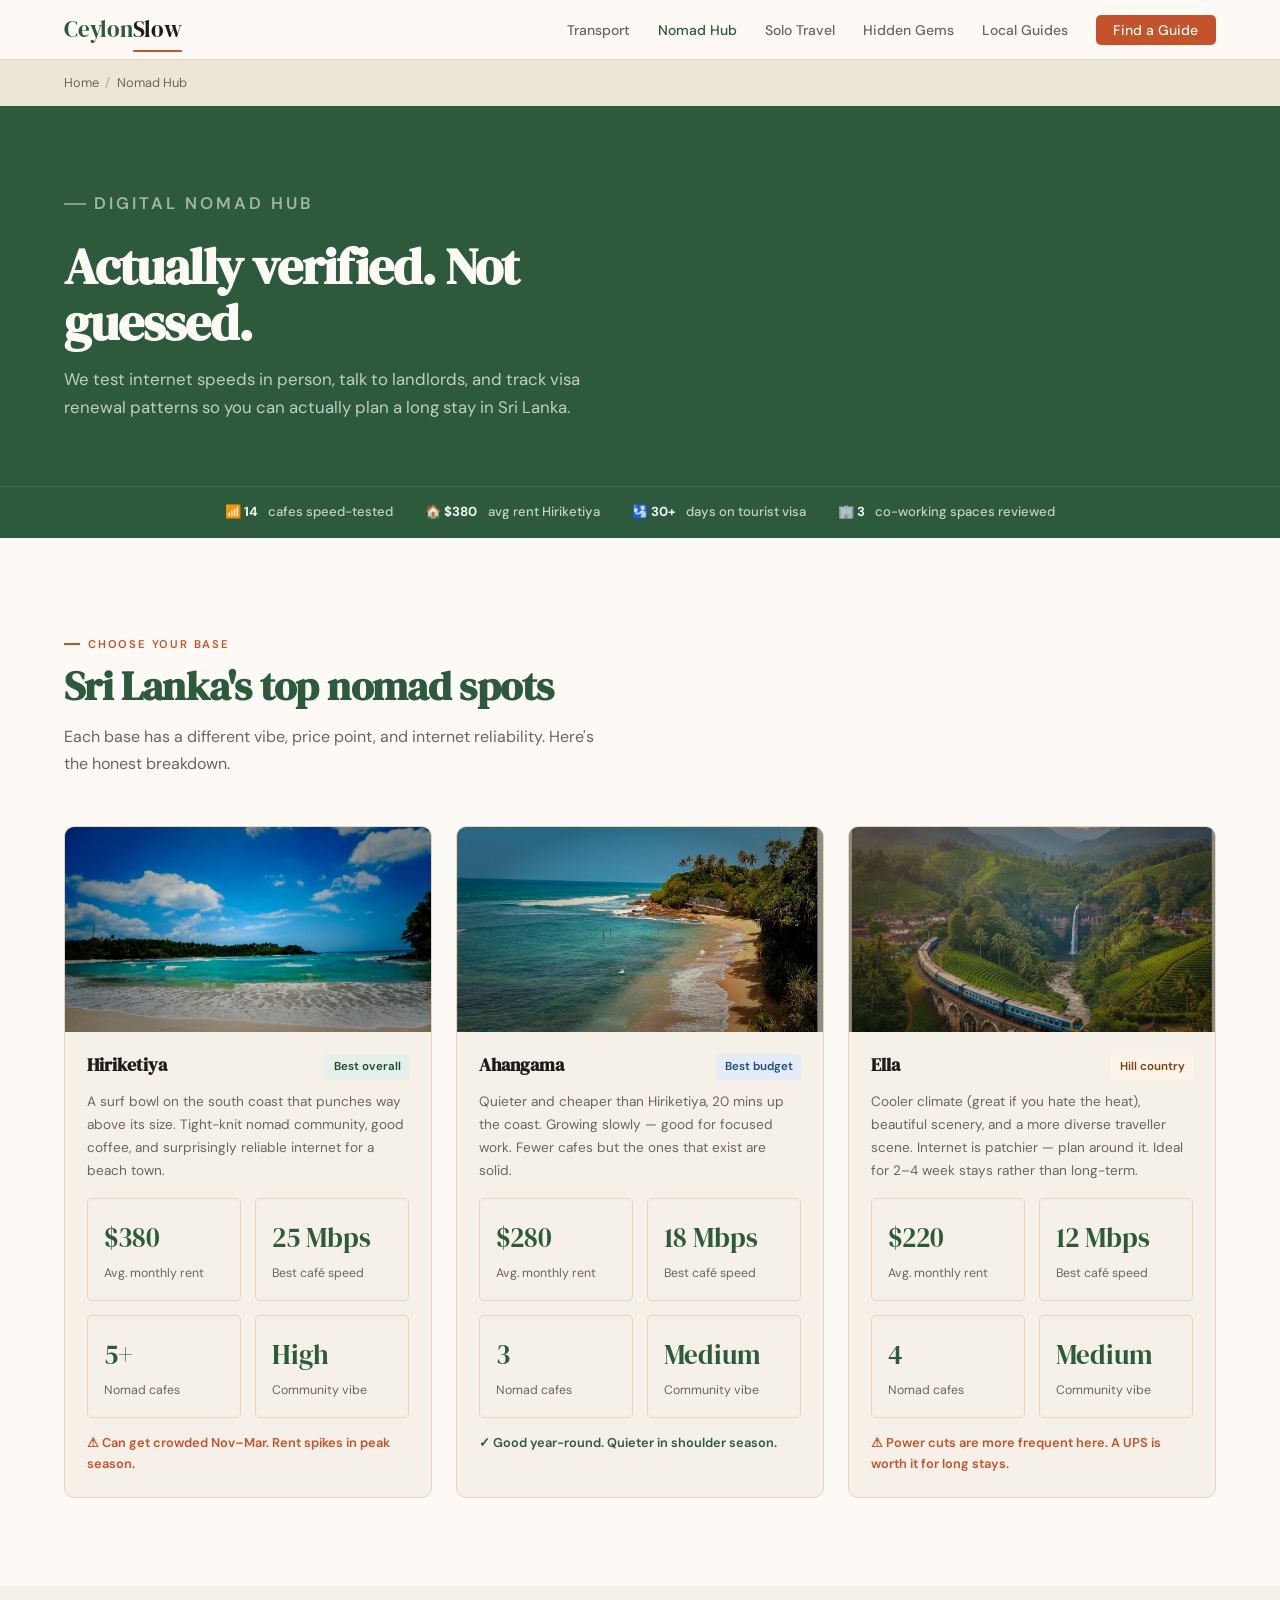
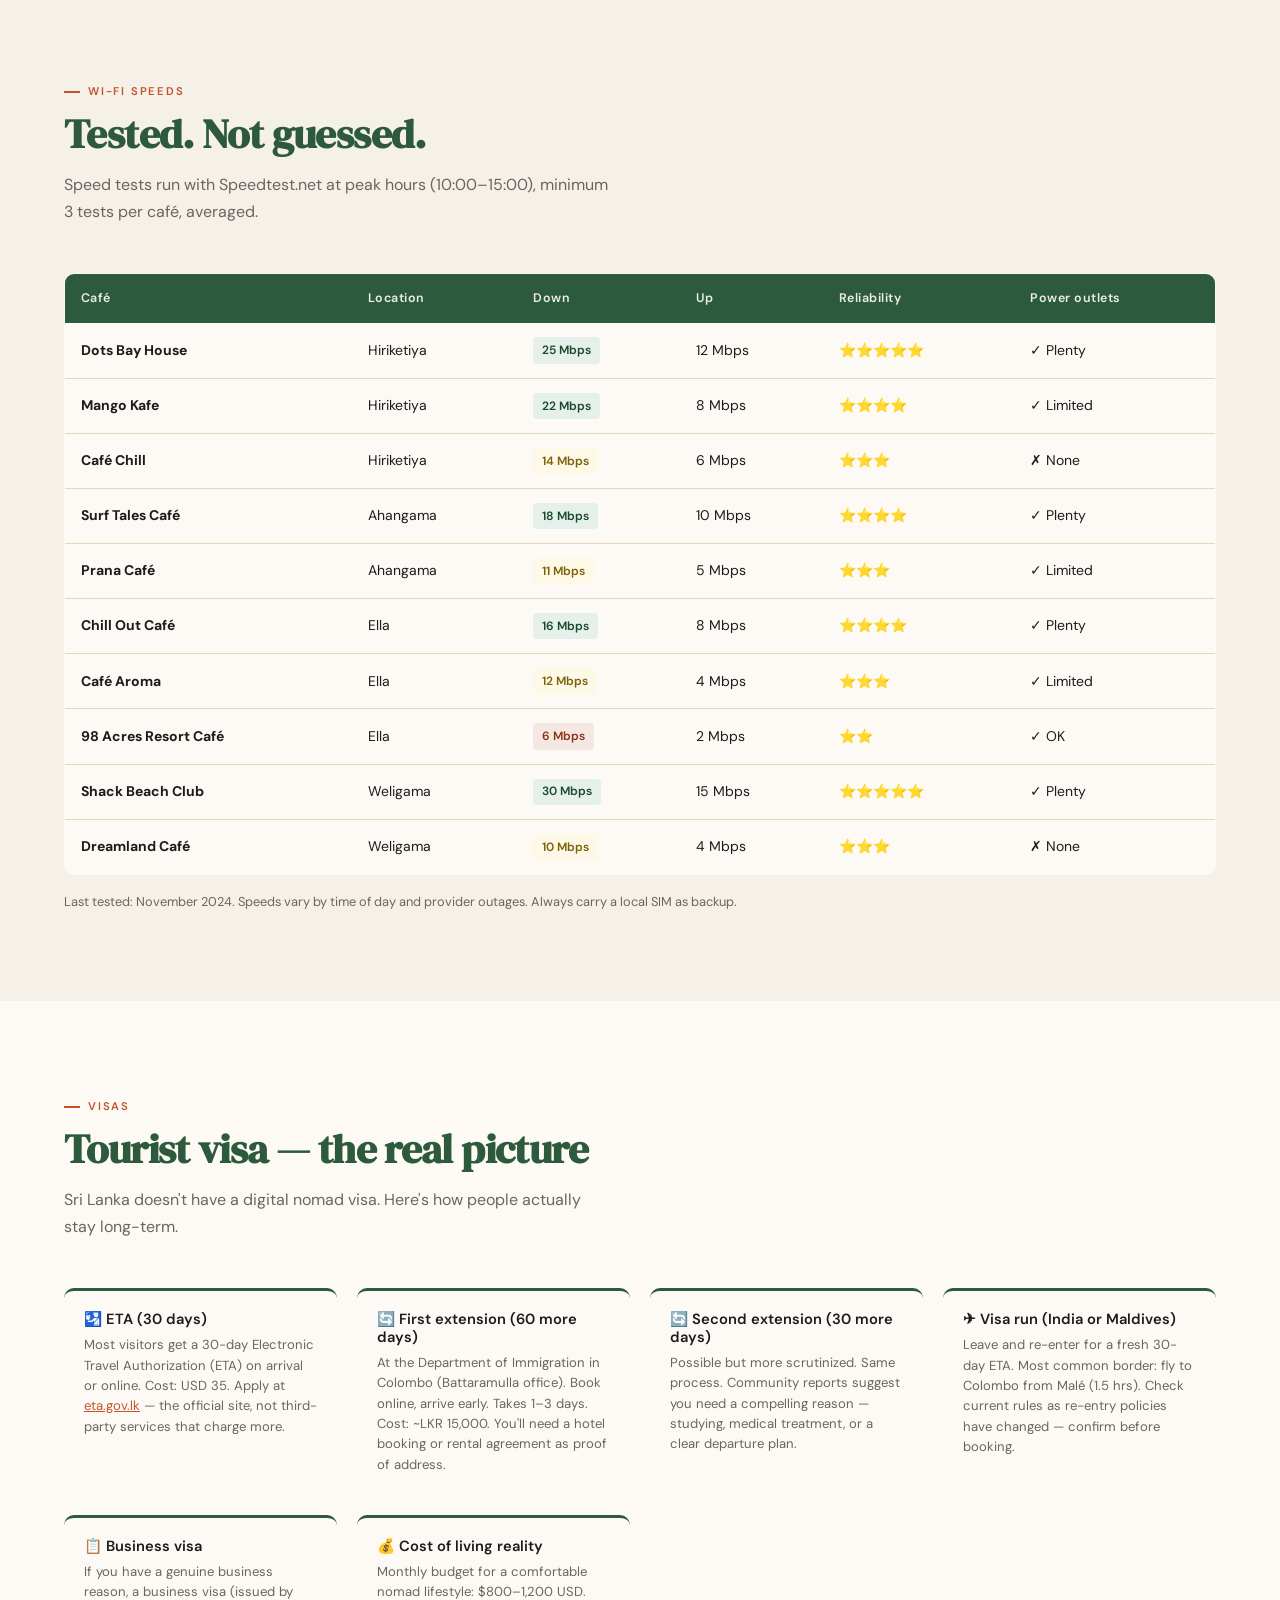
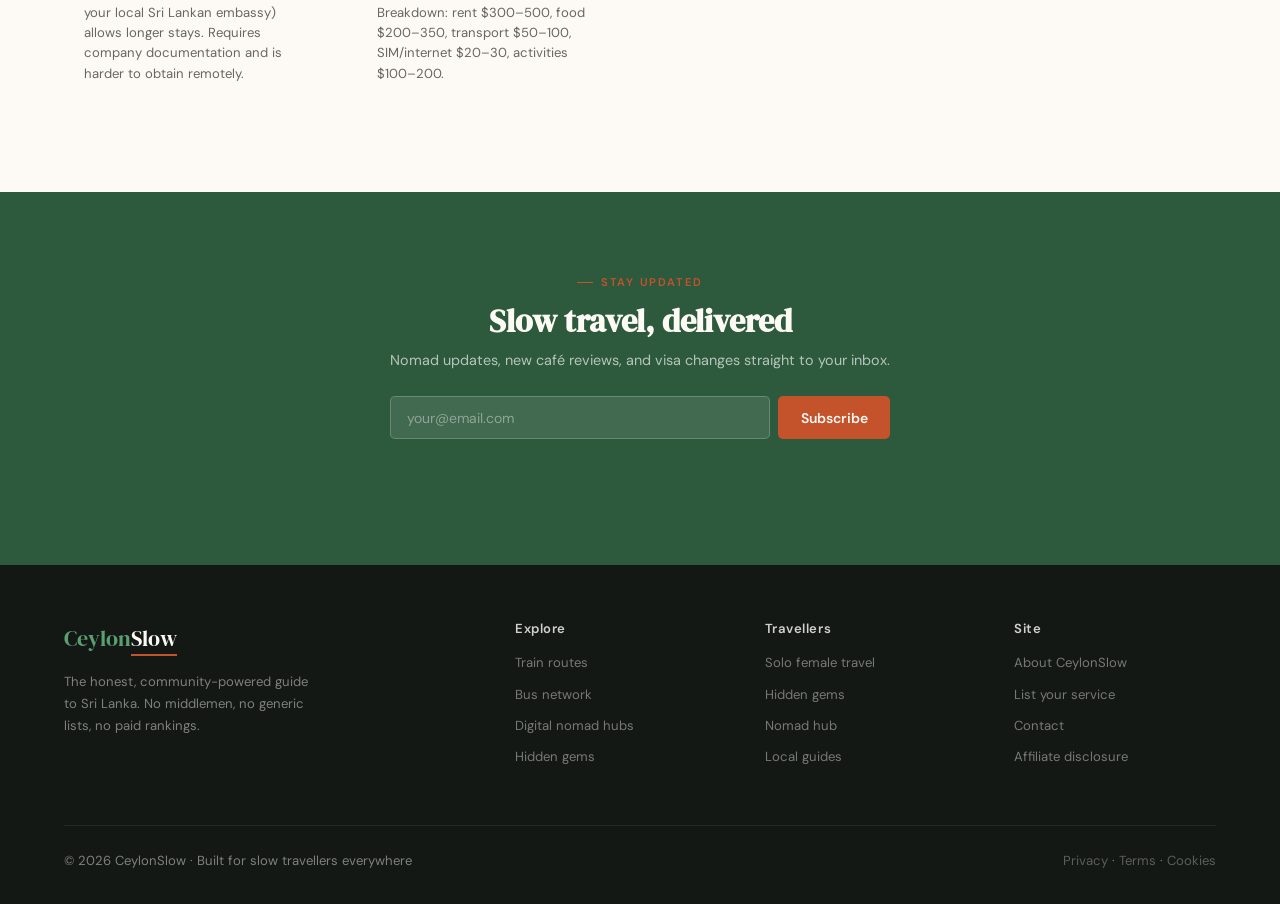
<file: nomad.html>
<!DOCTYPE html>
<html lang="en">
<head>
  <meta charset="UTF-8"/>
  <meta name="viewport" content="width=device-width, initial-scale=1.0"/>
  <title>Digital Nomad Guide to Sri Lanka – Wi-Fi, Co-working & Visas | CeylonSlow</title>
  <meta name="description" content="Verified Wi-Fi speeds at 14+ cafes, co-working reviews, monthly rent costs, and visa renewal guides for Hiriketiya, Ahangama, Ella, and Weligama."/>
  <link rel="canonical" href="https://ceylonslow.com/nomad"/>
  <meta property="og:title"       content="Digital Nomad Guide to Sri Lanka | CeylonSlow"/>
  <meta property="og:description" content="Verified Wi-Fi speeds, co-working reviews, monthly rent, and visa guides for Sri Lanka's best nomad bases."/>
  <meta property="og:type"        content="article"/>
  <script type="application/ld+json">
  {
    "@context": "https://schema.org",
    "@type": "Article",
    "headline": "Digital Nomad Guide to Sri Lanka",
    "description": "Verified Wi-Fi speeds, co-working reviews, monthly rent, and visa guides for Sri Lanka's best nomad bases.",
    "author": { "@type": "Organization", "name": "CeylonSlow" },
    "publisher": { "@type": "Organization", "name": "CeylonSlow", "url": "https://ceylonslow.com" }
  }
  </script>
  <link rel="preconnect" href="https://fonts.googleapis.com"/>
  <link rel="preconnect" href="https://fonts.gstatic.com" crossorigin/>
  <link href="https://fonts.googleapis.com/css2?family=DM+Serif+Display:ital@0;1&family=DM+Sans:wght@400;500;600&display=swap" rel="stylesheet"/>
  <link rel="stylesheet" href="css/style.css"/>
</head>
<body>

<nav>
  <a href="index.html" class="logo">
    <span class="logo-ceylon">Ceylon</span><span class="logo-slow">Slow</span>
  </a>
  <ul class="nav-links">
    <li><a href="transport.html">Transport</a></li>
    <li><a href="nomad.html" class="active">Nomad Hub</a></li>
    <li><a href="safety.html">Solo Travel</a></li>
    <li><a href="gems.html">Hidden Gems</a></li>
    <li><a href="directory.html">Local Guides</a></li>
    <li><a href="directory.html" class="nav-cta">Find a Guide</a></li>
  </ul>
  <button class="hamburger" aria-label="Open menu"><span></span><span></span><span></span></button>
</nav>
<nav class="nav-drawer">
  <a href="transport.html">🚂 Transport</a>
  <a href="nomad.html">💻 Nomad Hub</a>
  <a href="safety.html">👩 Solo Travel</a>
  <a href="gems.html">💎 Hidden Gems</a>
  <a href="directory.html">📍 Local Guides</a>
  <a href="directory.html" class="cta-mobile">Find a Guide →</a>
</nav>

<div class="breadcrumb">
  <a href="index.html">Home</a> <span>/</span> Nomad Hub
</div>

<div class="inner-hero">
  <p class="eyebrow">Digital Nomad Hub</p>
  <h1>Actually verified. Not guessed.</h1>
  <p>We test internet speeds in person, talk to landlords, and track visa renewal patterns so you can actually plan a long stay in Sri Lanka.</p>
</div>

<div class="trust-bar">
  <div class="trust-item"><strong>📶 14</strong>&nbsp;cafes speed-tested</div>
  <div class="trust-item"><strong>🏠 $380</strong>&nbsp;avg rent Hiriketiya</div>
  <div class="trust-item"><strong>🛂 30+</strong>&nbsp;days on tourist visa</div>
  <div class="trust-item"><strong>🏢 3</strong>&nbsp;co-working spaces reviewed</div>
</div>

<!-- BASE COMPARISON -->
<section style="background:var(--white);">
  <div class="section-eyebrow">Choose your base</div>
  <h2 class="section-title">Sri Lanka's top nomad spots</h2>
  <p class="section-desc">Each base has a different vibe, price point, and internet reliability. Here's the honest breakdown.</p>
  <div class="content-grid">
    <div style="background:var(--page);border:1px solid var(--sand);border-radius:var(--radius-md);overflow:hidden;">
      <img src="img/hiriketiya-beach.jpg" alt="Hiriketiya beach, Sri Lanka" loading="lazy" style="width:100%;aspect-ratio:16/9;object-fit:cover;display:block;"/>
      <div style="padding:1.35rem;">
        <div style="display:flex;justify-content:space-between;align-items:flex-start;margin-bottom:0.6rem;">
          <h3 style="font-family:'DM Serif Display',serif;font-size:1.15rem;">Hiriketiya</h3>
          <span style="background:#e4f0e9;color:#1a4a2e;font-size:0.72rem;font-weight:600;padding:0.2rem 0.55rem;border-radius:4px;">Best overall</span>
        </div>
        <p style="font-size:0.85rem;color:var(--muted);margin-bottom:1rem;">A surf bowl on the south coast that punches way above its size. Tight-knit nomad community, good coffee, and surprisingly reliable internet for a beach town.</p>
        <div class="nomad-stats" style="margin:0 0 0.875rem;">
          <div class="stat-box"><div class="stat-num">$380</div><div class="stat-lbl">Avg. monthly rent</div></div>
          <div class="stat-box"><div class="stat-num">25 Mbps</div><div class="stat-lbl">Best café speed</div></div>
          <div class="stat-box"><div class="stat-num">5+</div><div class="stat-lbl">Nomad cafes</div></div>
          <div class="stat-box"><div class="stat-num">High</div><div class="stat-lbl">Community vibe</div></div>
        </div>
        <p style="font-size:0.8rem;color:var(--terra);font-weight:600;">⚠ Can get crowded Nov–Mar. Rent spikes in peak season.</p>
      </div>
    </div>

    <div style="background:var(--page);border:1px solid var(--sand);border-radius:var(--radius-md);overflow:hidden;">
      <img src="img/ahangama-beach.jpg" alt="Ahangama coastline, Sri Lanka" loading="lazy" style="width:100%;aspect-ratio:16/9;object-fit:cover;display:block;"/>
      <div style="padding:1.35rem;">
        <div style="display:flex;justify-content:space-between;align-items:flex-start;margin-bottom:0.6rem;">
          <h3 style="font-family:'DM Serif Display',serif;font-size:1.15rem;">Ahangama</h3>
          <span style="background:#e4edf7;color:#1a4a80;font-size:0.72rem;font-weight:600;padding:0.2rem 0.55rem;border-radius:4px;">Best budget</span>
        </div>
        <p style="font-size:0.85rem;color:var(--muted);margin-bottom:1rem;">Quieter and cheaper than Hiriketiya, 20 mins up the coast. Growing slowly — good for focused work. Fewer cafes but the ones that exist are solid.</p>
        <div class="nomad-stats" style="margin:0 0 0.875rem;">
          <div class="stat-box"><div class="stat-num">$280</div><div class="stat-lbl">Avg. monthly rent</div></div>
          <div class="stat-box"><div class="stat-num">18 Mbps</div><div class="stat-lbl">Best café speed</div></div>
          <div class="stat-box"><div class="stat-num">3</div><div class="stat-lbl">Nomad cafes</div></div>
          <div class="stat-box"><div class="stat-num">Medium</div><div class="stat-lbl">Community vibe</div></div>
        </div>
        <p style="font-size:0.8rem;color:var(--jungle);font-weight:600;">✓ Good year-round. Quieter in shoulder season.</p>
      </div>
    </div>

    <div style="background:var(--page);border:1px solid var(--sand);border-radius:var(--radius-md);overflow:hidden;">
      <img src="img/ella-train-srilanka.jpg" alt="Ella hill country train, Sri Lanka" loading="lazy" style="width:100%;aspect-ratio:16/9;object-fit:cover;display:block;"/>
      <div style="padding:1.35rem;">
        <div style="display:flex;justify-content:space-between;align-items:flex-start;margin-bottom:0.6rem;">
          <h3 style="font-family:'DM Serif Display',serif;font-size:1.15rem;">Ella</h3>
          <span style="background:#fdf2e9;color:#7a4010;font-size:0.72rem;font-weight:600;padding:0.2rem 0.55rem;border-radius:4px;">Hill country</span>
        </div>
        <p style="font-size:0.85rem;color:var(--muted);margin-bottom:1rem;">Cooler climate (great if you hate the heat), beautiful scenery, and a more diverse traveller scene. Internet is patchier — plan around it. Ideal for 2–4 week stays rather than long-term.</p>
        <div class="nomad-stats" style="margin:0 0 0.875rem;">
          <div class="stat-box"><div class="stat-num">$220</div><div class="stat-lbl">Avg. monthly rent</div></div>
          <div class="stat-box"><div class="stat-num">12 Mbps</div><div class="stat-lbl">Best café speed</div></div>
          <div class="stat-box"><div class="stat-num">4</div><div class="stat-lbl">Nomad cafes</div></div>
          <div class="stat-box"><div class="stat-num">Medium</div><div class="stat-lbl">Community vibe</div></div>
        </div>
        <p style="font-size:0.8rem;color:var(--terra);font-weight:600;">⚠ Power cuts are more frequent here. A UPS is worth it for long stays.</p>
      </div>
    </div>
  </div>
</section>

<!-- WI-FI TABLE -->
<section style="background:var(--page);">
  <div class="section-eyebrow">Wi-Fi speeds</div>
  <h2 class="section-title">Tested. Not guessed.</h2>
  <p class="section-desc">Speed tests run with Speedtest.net at peak hours (10:00–15:00), minimum 3 tests per café, averaged.</p>
  <div class="data-table-wrap">
    <table class="data-table">
      <thead>
        <tr><th>Café</th><th>Location</th><th>Down</th><th>Up</th><th>Reliability</th><th>Power outlets</th></tr>
      </thead>
      <tbody>
        <tr>
          <td><strong>Dots Bay House</strong></td>
          <td>Hiriketiya</td>
          <td><span class="speed-badge speed-fast">25 Mbps</span></td>
          <td>12 Mbps</td>
          <td>⭐⭐⭐⭐⭐</td>
          <td>✓ Plenty</td>
        </tr>
        <tr>
          <td><strong>Mango Kafe</strong></td>
          <td>Hiriketiya</td>
          <td><span class="speed-badge speed-fast">22 Mbps</span></td>
          <td>8 Mbps</td>
          <td>⭐⭐⭐⭐</td>
          <td>✓ Limited</td>
        </tr>
        <tr>
          <td><strong>Café Chill</strong></td>
          <td>Hiriketiya</td>
          <td><span class="speed-badge speed-mid">14 Mbps</span></td>
          <td>6 Mbps</td>
          <td>⭐⭐⭐</td>
          <td>✗ None</td>
        </tr>
        <tr>
          <td><strong>Surf Tales Café</strong></td>
          <td>Ahangama</td>
          <td><span class="speed-badge speed-fast">18 Mbps</span></td>
          <td>10 Mbps</td>
          <td>⭐⭐⭐⭐</td>
          <td>✓ Plenty</td>
        </tr>
        <tr>
          <td><strong>Prana Café</strong></td>
          <td>Ahangama</td>
          <td><span class="speed-badge speed-mid">11 Mbps</span></td>
          <td>5 Mbps</td>
          <td>⭐⭐⭐</td>
          <td>✓ Limited</td>
        </tr>
        <tr>
          <td><strong>Chill Out Café</strong></td>
          <td>Ella</td>
          <td><span class="speed-badge speed-fast">16 Mbps</span></td>
          <td>8 Mbps</td>
          <td>⭐⭐⭐⭐</td>
          <td>✓ Plenty</td>
        </tr>
        <tr>
          <td><strong>Café Aroma</strong></td>
          <td>Ella</td>
          <td><span class="speed-badge speed-mid">12 Mbps</span></td>
          <td>4 Mbps</td>
          <td>⭐⭐⭐</td>
          <td>✓ Limited</td>
        </tr>
        <tr>
          <td><strong>98 Acres Resort Café</strong></td>
          <td>Ella</td>
          <td><span class="speed-badge speed-slow">6 Mbps</span></td>
          <td>2 Mbps</td>
          <td>⭐⭐</td>
          <td>✓ OK</td>
        </tr>
        <tr>
          <td><strong>Shack Beach Club</strong></td>
          <td>Weligama</td>
          <td><span class="speed-badge speed-fast">30 Mbps</span></td>
          <td>15 Mbps</td>
          <td>⭐⭐⭐⭐⭐</td>
          <td>✓ Plenty</td>
        </tr>
        <tr>
          <td><strong>Dreamland Café</strong></td>
          <td>Weligama</td>
          <td><span class="speed-badge speed-mid">10 Mbps</span></td>
          <td>4 Mbps</td>
          <td>⭐⭐⭐</td>
          <td>✗ None</td>
        </tr>
      </tbody>
    </table>
  </div>
  <p style="font-size:0.8rem;color:var(--muted);margin-top:1rem;">Last tested: November 2024. Speeds vary by time of day and provider outages. Always carry a local SIM as backup.</p>
</section>

<!-- VISA -->
<section style="background:var(--white);" id="visa">
  <div class="section-eyebrow">Visas</div>
  <h2 class="section-title">Tourist visa — the real picture</h2>
  <p class="section-desc">Sri Lanka doesn't have a digital nomad visa. Here's how people actually stay long-term.</p>
  <div style="display:grid;grid-template-columns:repeat(auto-fit,minmax(260px,1fr));gap:1.25rem;">
    <div class="safety-card" style="border-top-color:var(--jungle);">
      <h4>🛂 ETA (30 days)</h4>
      <p>Most visitors get a 30-day Electronic Travel Authorization (ETA) on arrival or online. Cost: USD 35. Apply at <a href="https://eta.gov.lk" style="color:var(--terra);">eta.gov.lk</a> — the official site, not third-party services that charge more.</p>
    </div>
    <div class="safety-card" style="border-top-color:var(--jungle);">
      <h4>🔄 First extension (60 more days)</h4>
      <p>At the Department of Immigration in Colombo (Battaramulla office). Book online, arrive early. Takes 1–3 days. Cost: ~LKR 15,000. You'll need a hotel booking or rental agreement as proof of address.</p>
    </div>
    <div class="safety-card" style="border-top-color:var(--jungle);">
      <h4>🔄 Second extension (30 more days)</h4>
      <p>Possible but more scrutinized. Same process. Community reports suggest you need a compelling reason — studying, medical treatment, or a clear departure plan.</p>
    </div>
    <div class="safety-card" style="border-top-color:var(--jungle);">
      <h4>✈ Visa run (India or Maldives)</h4>
      <p>Leave and re-enter for a fresh 30-day ETA. Most common border: fly to Colombo from Malé (1.5 hrs). Check current rules as re-entry policies have changed — confirm before booking.</p>
    </div>
    <div class="safety-card" style="border-top-color:var(--jungle);">
      <h4>📋 Business visa</h4>
      <p>If you have a genuine business reason, a business visa (issued by your local Sri Lankan embassy) allows longer stays. Requires company documentation and is harder to obtain remotely.</p>
    </div>
    <div class="safety-card" style="border-top-color:var(--jungle);">
      <h4 id="budget">💰 Cost of living reality</h4>
      <p>Monthly budget for a comfortable nomad lifestyle: $800–1,200 USD. Breakdown: rent $300–500, food $200–350, transport $50–100, SIM/internet $20–30, activities $100–200.</p>
    </div>
  </div>
</section>

<!-- NEWSLETTER -->
<section class="newsletter">
  <div class="newsletter-inner">
    <div class="section-eyebrow" style="justify-content:center;">Stay updated</div>
    <h2>Slow travel, delivered</h2>
    <p>Nomad updates, new café reviews, and visa changes straight to your inbox.</p>
    <form class="newsletter-form" novalidate>
      <div class="email-row">
        <input type="email" name="email" placeholder="your@email.com" required/>
        <button type="submit">Subscribe</button>
      </div>
      <p class="form-msg" aria-live="polite"></p>
    </form>
  </div>
</section>

<footer>
  <div class="footer-top">
    <div class="footer-brand">
      <a href="index.html" class="footer-logo"><span class="lc">Ceylon</span><span class="ls">Slow</span></a>
      <p>The honest, community-powered guide to Sri Lanka. No middlemen, no generic lists, no paid rankings.</p>
    </div>
    <div class="footer-col">
      <h4>Explore</h4>
      <ul>
        <li><a href="transport.html">Train routes</a></li>
        <li><a href="transport.html#buses">Bus network</a></li>
        <li><a href="nomad.html">Digital nomad hubs</a></li>
        <li><a href="gems.html">Hidden gems</a></li>
      </ul>
    </div>
    <div class="footer-col">
      <h4>Travellers</h4>
      <ul>
        <li><a href="safety.html">Solo female travel</a></li>
        <li><a href="gems.html">Hidden gems</a></li>
        <li><a href="nomad.html">Nomad hub</a></li>
        <li><a href="directory.html">Local guides</a></li>
      </ul>
    </div>
    <div class="footer-col">
      <h4>Site</h4>
      <ul>
        <li><a href="#">About CeylonSlow</a></li>
        <li><a href="directory.html#list">List your service</a></li>
        <li><a href="#">Contact</a></li>
        <li><a href="#">Affiliate disclosure</a></li>
      </ul>
    </div>
  </div>
  <div class="footer-bottom">
    <span>© 2026 CeylonSlow · Built for slow travellers everywhere</span>
    <span><a href="#">Privacy</a> · <a href="#">Terms</a> · <a href="#">Cookies</a></span>
  </div>
</footer>

<script src="js/main.js"></script>
<!--Start of Tawk.to Script-->
<script type="text/javascript">
var Tawk_API=Tawk_API||{}, Tawk_LoadStart=new Date();
(function(){
var s1=document.createElement("script"),s0=document.getElementsByTagName("script")[0];
s1.async=true;
s1.src='https://embed.tawk.to/6a3f7c5812c9191d4752e4cb/1js3vrfcg';
s1.charset='UTF-8';
s1.setAttribute('crossorigin','*');
s0.parentNode.insertBefore(s1,s0);
})();
</script>
<!--End of Tawk.to Script-->
</body>
</html>
</file>
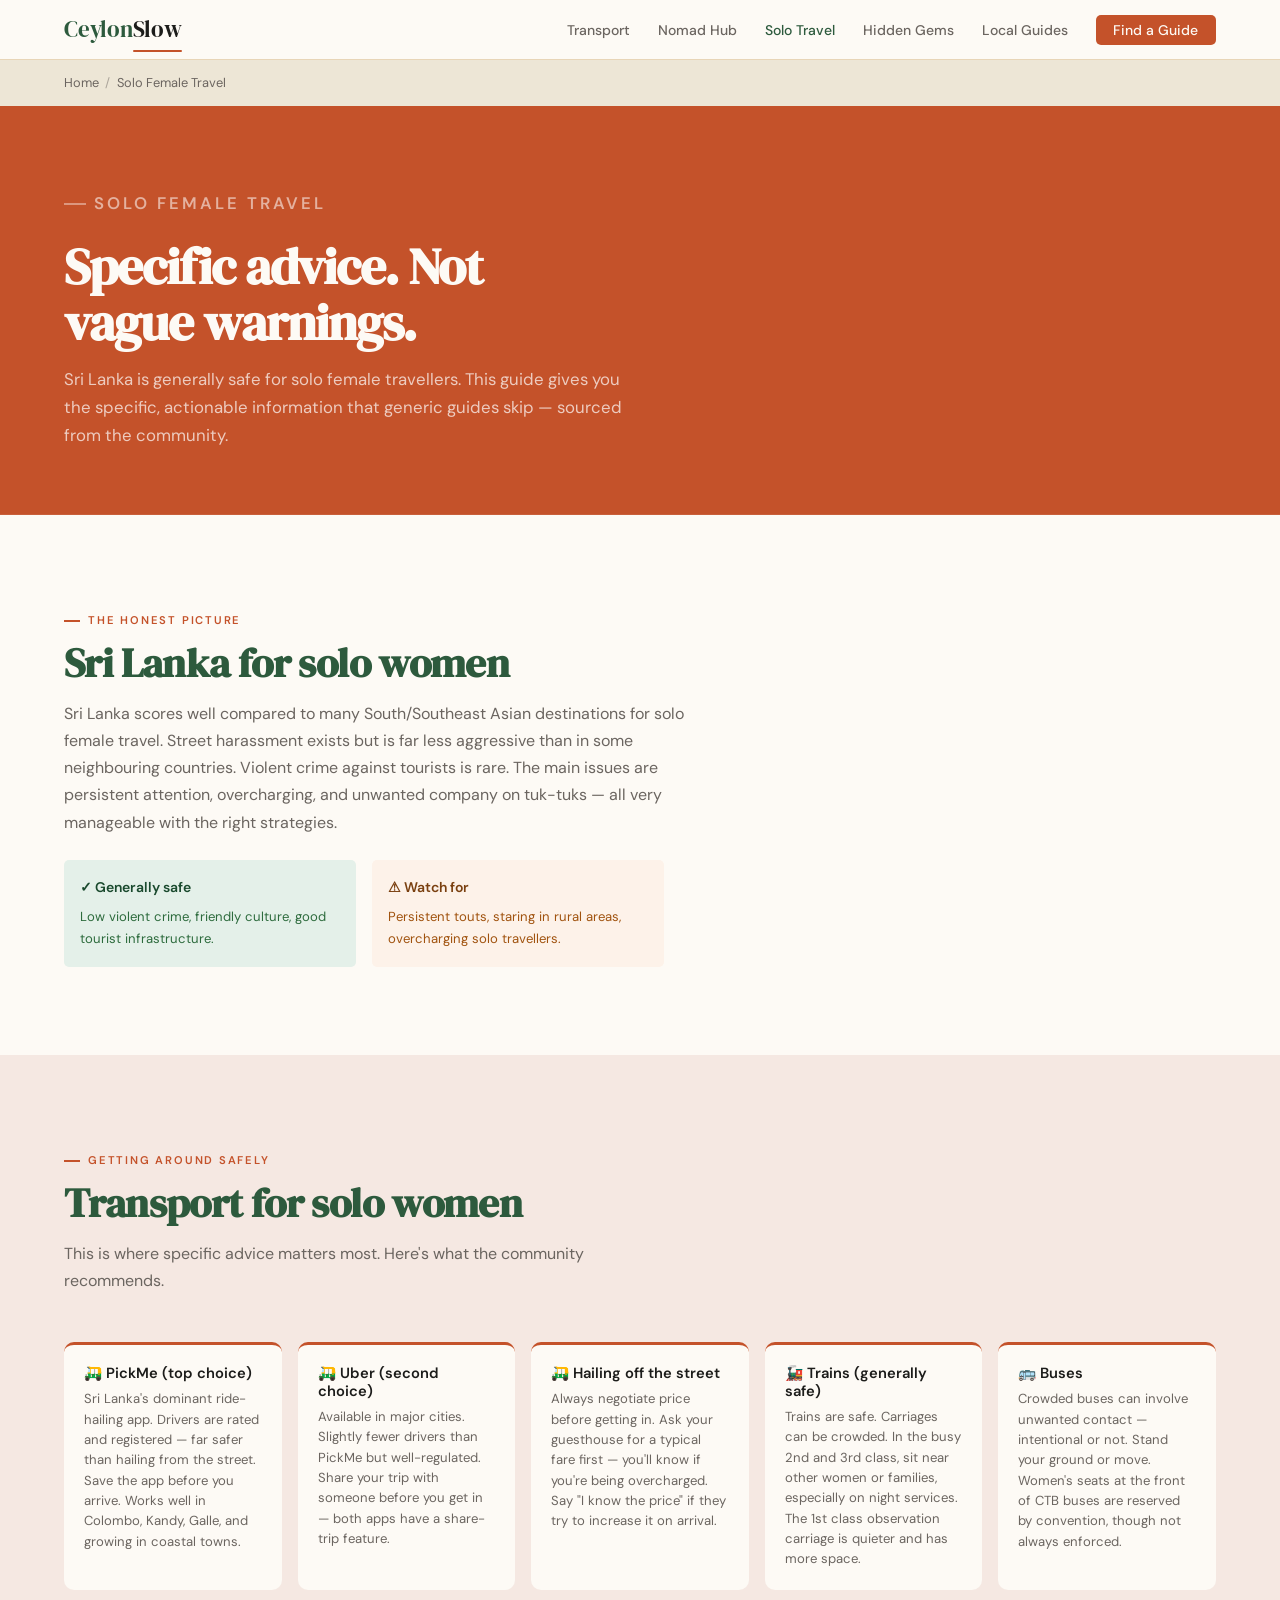
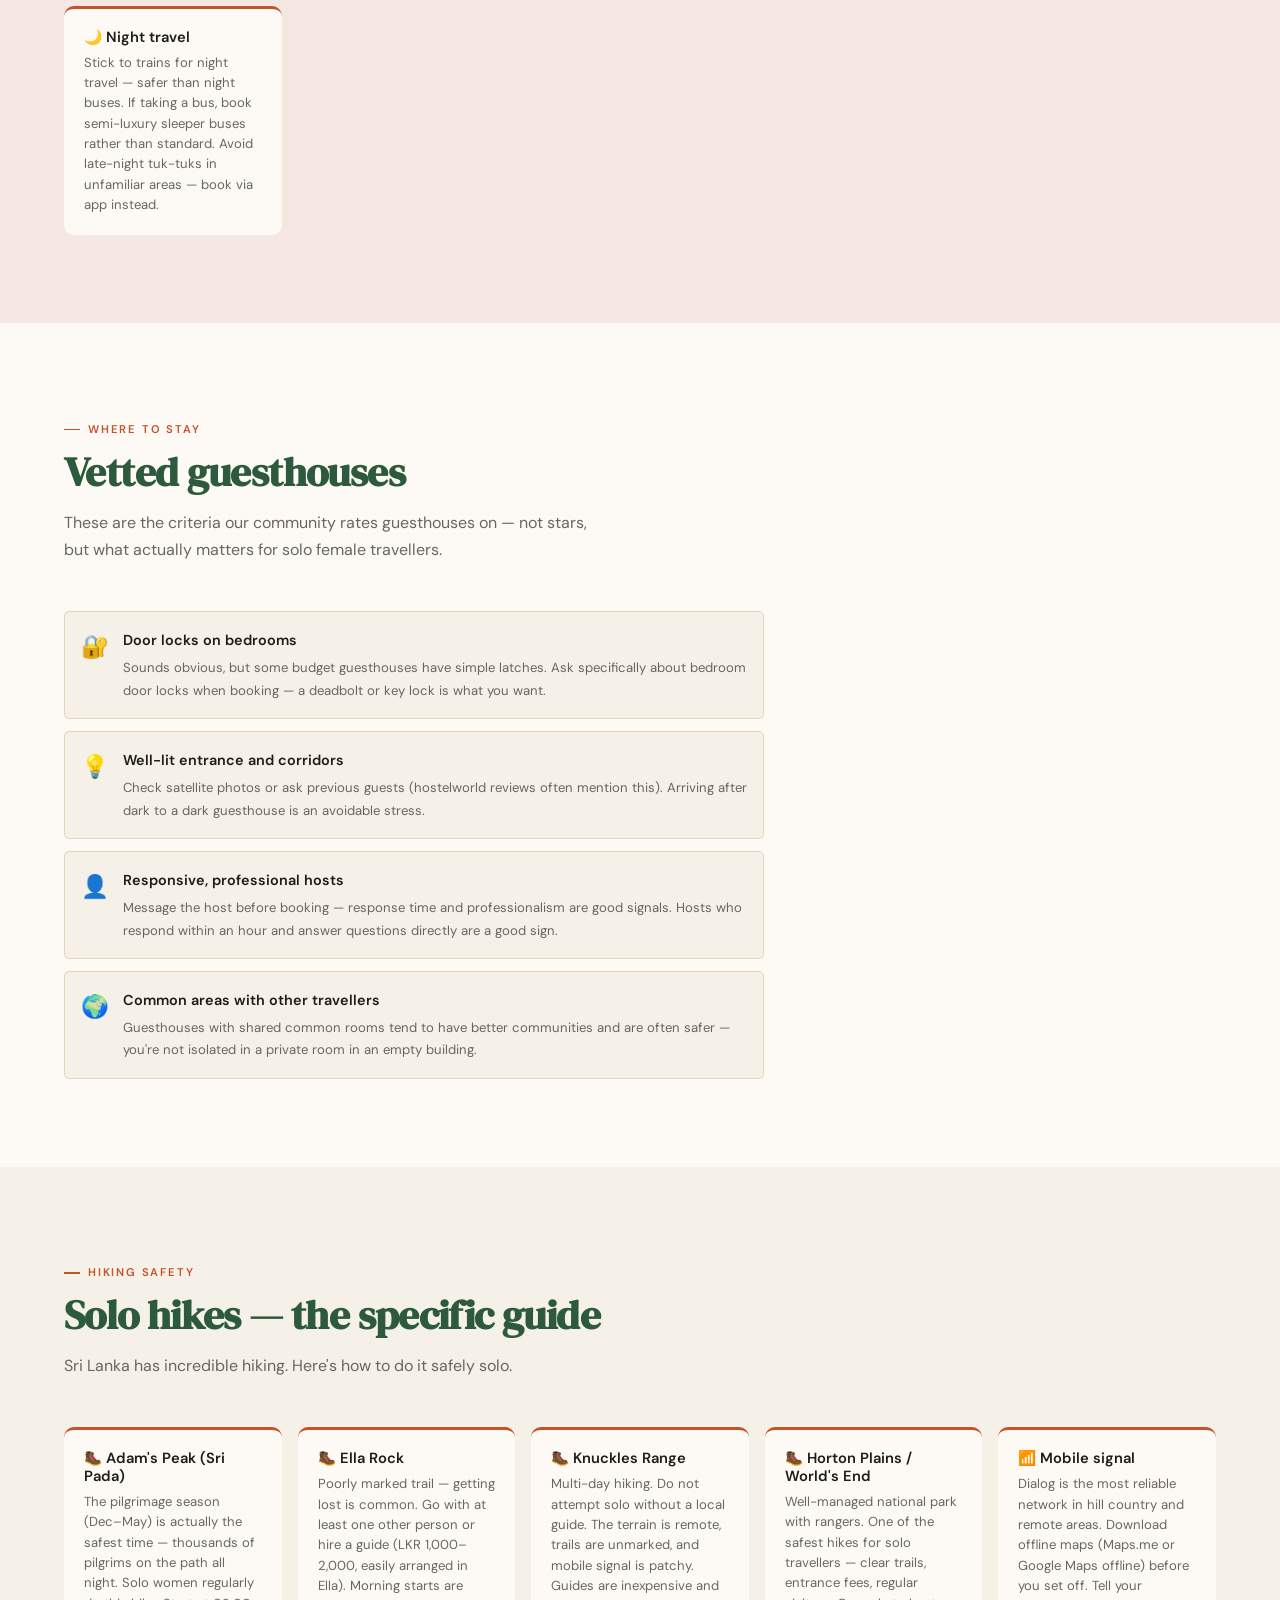
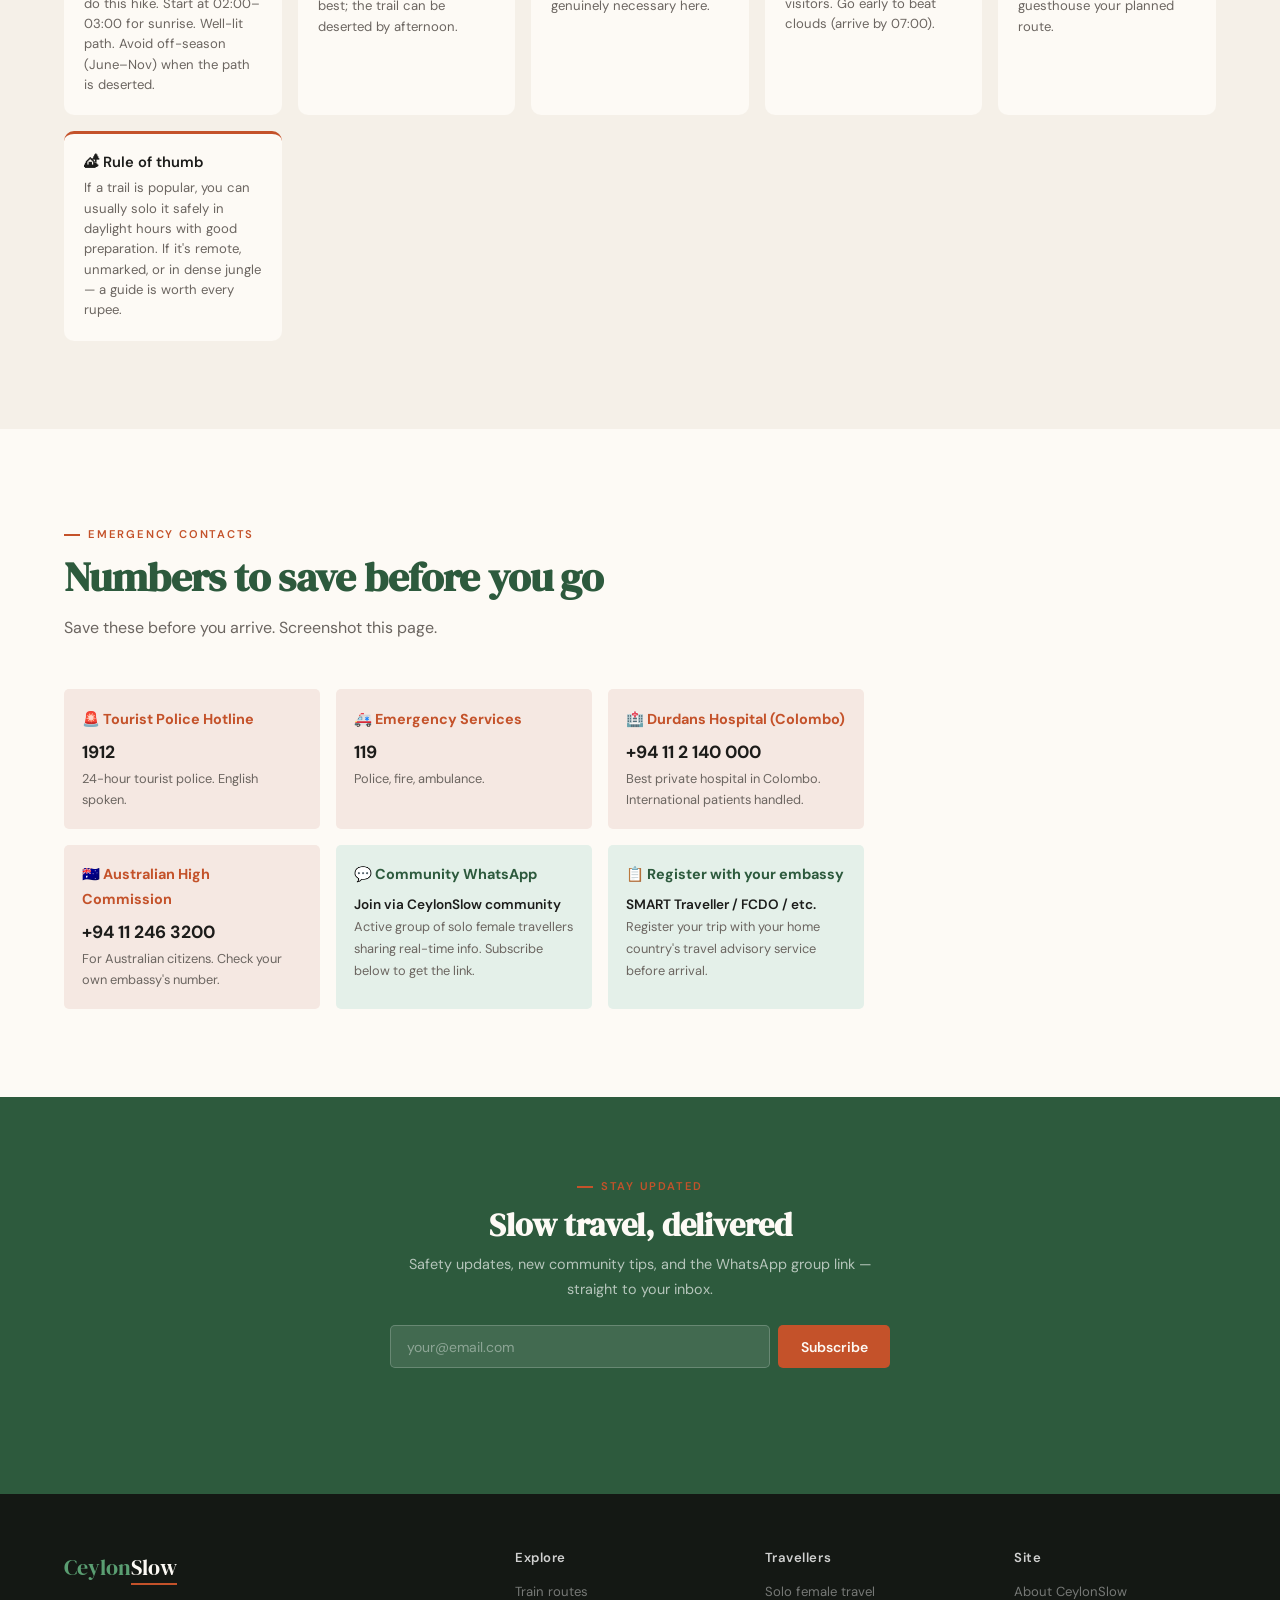
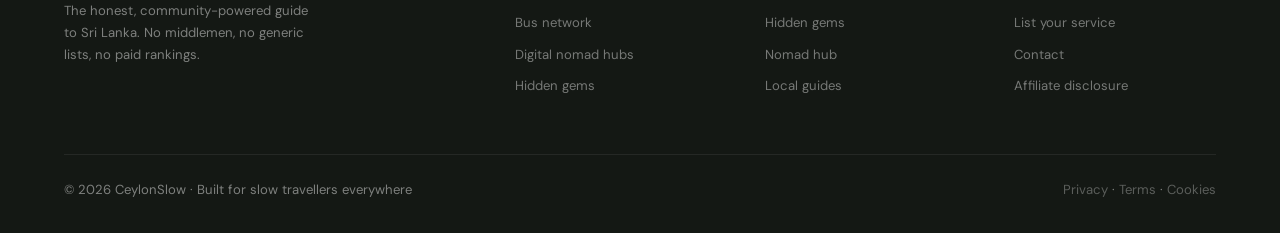
<file: safety.html>
<!DOCTYPE html>
<html lang="en">
<head>
  <meta charset="UTF-8"/>
  <meta name="viewport" content="width=device-width, initial-scale=1.0"/>
  <title>Solo Female Travel in Sri Lanka – Safety Guide | CeylonSlow</title>
  <meta name="description" content="Community-verified solo female travel safety guide for Sri Lanka. Specific tuk-tuk app rankings, vetted guesthouses, hike safety, emergency contacts — not generic warnings."/>
  <link rel="canonical" href="https://ceylonslow.com/safety"/>
  <meta property="og:title"       content="Solo Female Travel Safety in Sri Lanka | CeylonSlow"/>
  <meta property="og:description" content="Specific, community-verified safety advice for solo female travellers in Sri Lanka — not vague warnings."/>
  <meta property="og:type"        content="article"/>
  <script type="application/ld+json">
  {
    "@context": "https://schema.org",
    "@type": "Article",
    "headline": "Solo Female Travel in Sri Lanka – Safety Guide",
    "description": "Community-verified safety advice for solo female travellers in Sri Lanka.",
    "author": { "@type": "Organization", "name": "CeylonSlow" },
    "publisher": { "@type": "Organization", "name": "CeylonSlow", "url": "https://ceylonslow.com" }
  }
  </script>
  <link rel="preconnect" href="https://fonts.googleapis.com"/>
  <link rel="preconnect" href="https://fonts.gstatic.com" crossorigin/>
  <link href="https://fonts.googleapis.com/css2?family=DM+Serif+Display:ital@0;1&family=DM+Sans:wght@400;500;600&display=swap" rel="stylesheet"/>
  <link rel="stylesheet" href="css/style.css"/>
</head>
<body>

<nav>
  <a href="index.html" class="logo">
    <span class="logo-ceylon">Ceylon</span><span class="logo-slow">Slow</span>
  </a>
  <ul class="nav-links">
    <li><a href="transport.html">Transport</a></li>
    <li><a href="nomad.html">Nomad Hub</a></li>
    <li><a href="safety.html" class="active">Solo Travel</a></li>
    <li><a href="gems.html">Hidden Gems</a></li>
    <li><a href="directory.html">Local Guides</a></li>
    <li><a href="directory.html" class="nav-cta">Find a Guide</a></li>
  </ul>
  <button class="hamburger" aria-label="Open menu"><span></span><span></span><span></span></button>
</nav>
<nav class="nav-drawer">
  <a href="transport.html">🚂 Transport</a>
  <a href="nomad.html">💻 Nomad Hub</a>
  <a href="safety.html">👩 Solo Travel</a>
  <a href="gems.html">💎 Hidden Gems</a>
  <a href="directory.html">📍 Local Guides</a>
  <a href="directory.html" class="cta-mobile">Find a Guide →</a>
</nav>

<div class="breadcrumb">
  <a href="index.html">Home</a> <span>/</span> Solo Female Travel
</div>

<div class="inner-hero" style="background:var(--terra);">
  <p class="eyebrow">Solo Female Travel</p>
  <h1>Specific advice. Not vague warnings.</h1>
  <p>Sri Lanka is generally safe for solo female travellers. This guide gives you the specific, actionable information that generic guides skip — sourced from the community.</p>
</div>

<!-- HONEST OVERVIEW -->
<section style="background:var(--white);">
  <div class="section-eyebrow">The honest picture</div>
  <h2 class="section-title">Sri Lanka for solo women</h2>
  <p style="color:var(--muted);max-width:60ch;line-height:1.7;margin-bottom:1.5rem;">Sri Lanka scores well compared to many South/Southeast Asian destinations for solo female travel. Street harassment exists but is far less aggressive than in some neighbouring countries. Violent crime against tourists is rare. The main issues are persistent attention, overcharging, and unwanted company on tuk-tuks — all very manageable with the right strategies.</p>
  <div style="display:grid;grid-template-columns:1fr 1fr;gap:1rem;max-width:600px;">
    <div style="background:#e4f0e9;border-radius:var(--radius-sm);padding:1rem;">
      <p style="font-size:0.875rem;font-weight:600;color:#1a4a2e;margin-bottom:0.4rem;">✓ Generally safe</p>
      <p style="font-size:0.82rem;color:#2d6b3d;">Low violent crime, friendly culture, good tourist infrastructure.</p>
    </div>
    <div style="background:#fdf2e9;border-radius:var(--radius-sm);padding:1rem;">
      <p style="font-size:0.875rem;font-weight:600;color:#7a4010;margin-bottom:0.4rem;">⚠ Watch for</p>
      <p style="font-size:0.82rem;color:#a0530f;">Persistent touts, staring in rural areas, overcharging solo travellers.</p>
    </div>
  </div>
</section>

<!-- TRANSPORT SAFETY -->
<section style="background:var(--terra-pale);">
  <div class="section-eyebrow">Getting around safely</div>
  <h2 class="section-title">Transport for solo women</h2>
  <p class="section-desc">This is where specific advice matters most. Here's what the community recommends.</p>
  <div class="safety-grid">
    <div class="safety-card">
      <h4>🛺 PickMe (top choice)</h4>
      <p>Sri Lanka's dominant ride-hailing app. Drivers are rated and registered — far safer than hailing from the street. Save the app before you arrive. Works well in Colombo, Kandy, Galle, and growing in coastal towns.</p>
    </div>
    <div class="safety-card">
      <h4>🛺 Uber (second choice)</h4>
      <p>Available in major cities. Slightly fewer drivers than PickMe but well-regulated. Share your trip with someone before you get in — both apps have a share-trip feature.</p>
    </div>
    <div class="safety-card">
      <h4>🛺 Hailing off the street</h4>
      <p>Always negotiate price before getting in. Ask your guesthouse for a typical fare first — you'll know if you're being overcharged. Say "I know the price" if they try to increase it on arrival.</p>
    </div>
    <div class="safety-card">
      <h4>🚂 Trains (generally safe)</h4>
      <p>Trains are safe. Carriages can be crowded. In the busy 2nd and 3rd class, sit near other women or families, especially on night services. The 1st class observation carriage is quieter and has more space.</p>
    </div>
    <div class="safety-card">
      <h4>🚌 Buses</h4>
      <p>Crowded buses can involve unwanted contact — intentional or not. Stand your ground or move. Women's seats at the front of CTB buses are reserved by convention, though not always enforced.</p>
    </div>
    <div class="safety-card">
      <h4>🌙 Night travel</h4>
      <p>Stick to trains for night travel — safer than night buses. If taking a bus, book semi-luxury sleeper buses rather than standard. Avoid late-night tuk-tuks in unfamiliar areas — book via app instead.</p>
    </div>
  </div>
</section>

<!-- ACCOMMODATION -->
<section style="background:var(--white);">
  <div class="section-eyebrow">Where to stay</div>
  <h2 class="section-title">Vetted guesthouses</h2>
  <p class="section-desc">These are the criteria our community rates guesthouses on — not stars, but what actually matters for solo female travellers.</p>
  <div style="display:flex;flex-direction:column;gap:0.75rem;max-width:700px;">
    <div style="background:var(--page);border:1px solid var(--sand);border-radius:var(--radius-sm);padding:1rem;display:flex;gap:0.875rem;align-items:flex-start;">
      <span style="font-size:1.4rem;flex-shrink:0;">🔐</span>
      <div>
        <p style="font-weight:600;font-size:0.9rem;margin-bottom:0.3rem;">Door locks on bedrooms</p>
        <p style="font-size:0.82rem;color:var(--muted);">Sounds obvious, but some budget guesthouses have simple latches. Ask specifically about bedroom door locks when booking — a deadbolt or key lock is what you want.</p>
      </div>
    </div>
    <div style="background:var(--page);border:1px solid var(--sand);border-radius:var(--radius-sm);padding:1rem;display:flex;gap:0.875rem;align-items:flex-start;">
      <span style="font-size:1.4rem;flex-shrink:0;">💡</span>
      <div>
        <p style="font-weight:600;font-size:0.9rem;margin-bottom:0.3rem;">Well-lit entrance and corridors</p>
        <p style="font-size:0.82rem;color:var(--muted);">Check satellite photos or ask previous guests (hostelworld reviews often mention this). Arriving after dark to a dark guesthouse is an avoidable stress.</p>
      </div>
    </div>
    <div style="background:var(--page);border:1px solid var(--sand);border-radius:var(--radius-sm);padding:1rem;display:flex;gap:0.875rem;align-items:flex-start;">
      <span style="font-size:1.4rem;flex-shrink:0;">👤</span>
      <div>
        <p style="font-weight:600;font-size:0.9rem;margin-bottom:0.3rem;">Responsive, professional hosts</p>
        <p style="font-size:0.82rem;color:var(--muted);">Message the host before booking — response time and professionalism are good signals. Hosts who respond within an hour and answer questions directly are a good sign.</p>
      </div>
    </div>
    <div style="background:var(--page);border:1px solid var(--sand);border-radius:var(--radius-sm);padding:1rem;display:flex;gap:0.875rem;align-items:flex-start;">
      <span style="font-size:1.4rem;flex-shrink:0;">🌍</span>
      <div>
        <p style="font-weight:600;font-size:0.9rem;margin-bottom:0.3rem;">Common areas with other travellers</p>
        <p style="font-size:0.82rem;color:var(--muted);">Guesthouses with shared common rooms tend to have better communities and are often safer — you're not isolated in a private room in an empty building.</p>
      </div>
    </div>
  </div>
</section>

<!-- HIKING -->
<section style="background:var(--page);">
  <div class="section-eyebrow">Hiking safety</div>
  <h2 class="section-title">Solo hikes — the specific guide</h2>
  <p class="section-desc">Sri Lanka has incredible hiking. Here's how to do it safely solo.</p>
  <div class="safety-grid">
    <div class="safety-card">
      <h4>🥾 Adam's Peak (Sri Pada)</h4>
      <p>The pilgrimage season (Dec–May) is actually the safest time — thousands of pilgrims on the path all night. Solo women regularly do this hike. Start at 02:00–03:00 for sunrise. Well-lit path. Avoid off-season (June–Nov) when the path is deserted.</p>
    </div>
    <div class="safety-card">
      <h4>🥾 Ella Rock</h4>
      <p>Poorly marked trail — getting lost is common. Go with at least one other person or hire a guide (LKR 1,000–2,000, easily arranged in Ella). Morning starts are best; the trail can be deserted by afternoon.</p>
    </div>
    <div class="safety-card">
      <h4>🥾 Knuckles Range</h4>
      <p>Multi-day hiking. Do not attempt solo without a local guide. The terrain is remote, trails are unmarked, and mobile signal is patchy. Guides are inexpensive and genuinely necessary here.</p>
    </div>
    <div class="safety-card">
      <h4>🥾 Horton Plains / World's End</h4>
      <p>Well-managed national park with rangers. One of the safest hikes for solo travellers — clear trails, entrance fees, regular visitors. Go early to beat clouds (arrive by 07:00).</p>
    </div>
    <div class="safety-card">
      <h4>📶 Mobile signal</h4>
      <p>Dialog is the most reliable network in hill country and remote areas. Download offline maps (Maps.me or Google Maps offline) before you set off. Tell your guesthouse your planned route.</p>
    </div>
    <div class="safety-card">
      <h4>🏕 Rule of thumb</h4>
      <p>If a trail is popular, you can usually solo it safely in daylight hours with good preparation. If it's remote, unmarked, or in dense jungle — a guide is worth every rupee.</p>
    </div>
  </div>
</section>

<!-- EMERGENCY -->
<section style="background:var(--white);">
  <div class="section-eyebrow">Emergency contacts</div>
  <h2 class="section-title">Numbers to save before you go</h2>
  <p class="section-desc">Save these before you arrive. Screenshot this page.</p>
  <div style="display:grid;grid-template-columns:repeat(auto-fit,minmax(240px,1fr));gap:1rem;max-width:800px;">
    <div style="background:var(--terra-pale);border-radius:var(--radius-sm);padding:1.1rem;">
      <p style="font-weight:700;font-size:0.9rem;color:var(--terra);margin-bottom:0.4rem;">🚨 Tourist Police Hotline</p>
      <p style="font-size:1.1rem;font-weight:700;color:var(--ink);">1912</p>
      <p style="font-size:0.8rem;color:var(--muted);">24-hour tourist police. English spoken.</p>
    </div>
    <div style="background:var(--terra-pale);border-radius:var(--radius-sm);padding:1.1rem;">
      <p style="font-weight:700;font-size:0.9rem;color:var(--terra);margin-bottom:0.4rem;">🚑 Emergency Services</p>
      <p style="font-size:1.1rem;font-weight:700;color:var(--ink);">119</p>
      <p style="font-size:0.8rem;color:var(--muted);">Police, fire, ambulance.</p>
    </div>
    <div style="background:var(--terra-pale);border-radius:var(--radius-sm);padding:1.1rem;">
      <p style="font-weight:700;font-size:0.9rem;color:var(--terra);margin-bottom:0.4rem;">🏥 Durdans Hospital (Colombo)</p>
      <p style="font-size:1.1rem;font-weight:700;color:var(--ink);">+94 11 2 140 000</p>
      <p style="font-size:0.8rem;color:var(--muted);">Best private hospital in Colombo. International patients handled.</p>
    </div>
    <div style="background:var(--terra-pale);border-radius:var(--radius-sm);padding:1.1rem;">
      <p style="font-weight:700;font-size:0.9rem;color:var(--terra);margin-bottom:0.4rem;">🇦🇺 Australian High Commission</p>
      <p style="font-size:1.1rem;font-weight:700;color:var(--ink);">+94 11 246 3200</p>
      <p style="font-size:0.8rem;color:var(--muted);">For Australian citizens. Check your own embassy's number.</p>
    </div>
    <div style="background:#e4f0e9;border-radius:var(--radius-sm);padding:1.1rem;">
      <p style="font-weight:700;font-size:0.9rem;color:var(--jungle);margin-bottom:0.4rem;">💬 Community WhatsApp</p>
      <p style="font-size:0.85rem;font-weight:600;color:var(--ink);">Join via CeylonSlow community</p>
      <p style="font-size:0.8rem;color:var(--muted);">Active group of solo female travellers sharing real-time info. Subscribe below to get the link.</p>
    </div>
    <div style="background:#e4f0e9;border-radius:var(--radius-sm);padding:1.1rem;">
      <p style="font-weight:700;font-size:0.9rem;color:var(--jungle);margin-bottom:0.4rem;">📋 Register with your embassy</p>
      <p style="font-size:0.85rem;font-weight:600;color:var(--ink);">SMART Traveller / FCDO / etc.</p>
      <p style="font-size:0.8rem;color:var(--muted);">Register your trip with your home country's travel advisory service before arrival.</p>
    </div>
  </div>
</section>

<!-- NEWSLETTER -->
<section class="newsletter">
  <div class="newsletter-inner">
    <div class="section-eyebrow" style="justify-content:center;">Stay updated</div>
    <h2>Slow travel, delivered</h2>
    <p>Safety updates, new community tips, and the WhatsApp group link — straight to your inbox.</p>
    <form class="newsletter-form" novalidate>
      <div class="email-row">
        <input type="email" name="email" placeholder="your@email.com" required/>
        <button type="submit">Subscribe</button>
      </div>
      <p class="form-msg" aria-live="polite"></p>
    </form>
  </div>
</section>

<footer>
  <div class="footer-top">
    <div class="footer-brand">
      <a href="index.html" class="footer-logo"><span class="lc">Ceylon</span><span class="ls">Slow</span></a>
      <p>The honest, community-powered guide to Sri Lanka. No middlemen, no generic lists, no paid rankings.</p>
    </div>
    <div class="footer-col">
      <h4>Explore</h4>
      <ul>
        <li><a href="transport.html">Train routes</a></li>
        <li><a href="transport.html#buses">Bus network</a></li>
        <li><a href="nomad.html">Digital nomad hubs</a></li>
        <li><a href="gems.html">Hidden gems</a></li>
      </ul>
    </div>
    <div class="footer-col">
      <h4>Travellers</h4>
      <ul>
        <li><a href="safety.html">Solo female travel</a></li>
        <li><a href="gems.html">Hidden gems</a></li>
        <li><a href="nomad.html">Nomad hub</a></li>
        <li><a href="directory.html">Local guides</a></li>
      </ul>
    </div>
    <div class="footer-col">
      <h4>Site</h4>
      <ul>
        <li><a href="#">About CeylonSlow</a></li>
        <li><a href="directory.html#list">List your service</a></li>
        <li><a href="#">Contact</a></li>
        <li><a href="#">Affiliate disclosure</a></li>
      </ul>
    </div>
  </div>
  <div class="footer-bottom">
    <span>© 2026 CeylonSlow · Built for slow travellers everywhere</span>
    <span><a href="#">Privacy</a> · <a href="#">Terms</a> · <a href="#">Cookies</a></span>
  </div>
</footer>

<script src="js/main.js"></script>
<!--Start of Tawk.to Script-->
<script type="text/javascript">
var Tawk_API=Tawk_API||{}, Tawk_LoadStart=new Date();
(function(){
var s1=document.createElement("script"),s0=document.getElementsByTagName("script")[0];
s1.async=true;
s1.src='https://embed.tawk.to/6a3f7c5812c9191d4752e4cb/1js3vrfcg';
s1.charset='UTF-8';
s1.setAttribute('crossorigin','*');
s0.parentNode.insertBefore(s1,s0);
})();
</script>
<!--End of Tawk.to Script-->
</body>
</html>
</file>
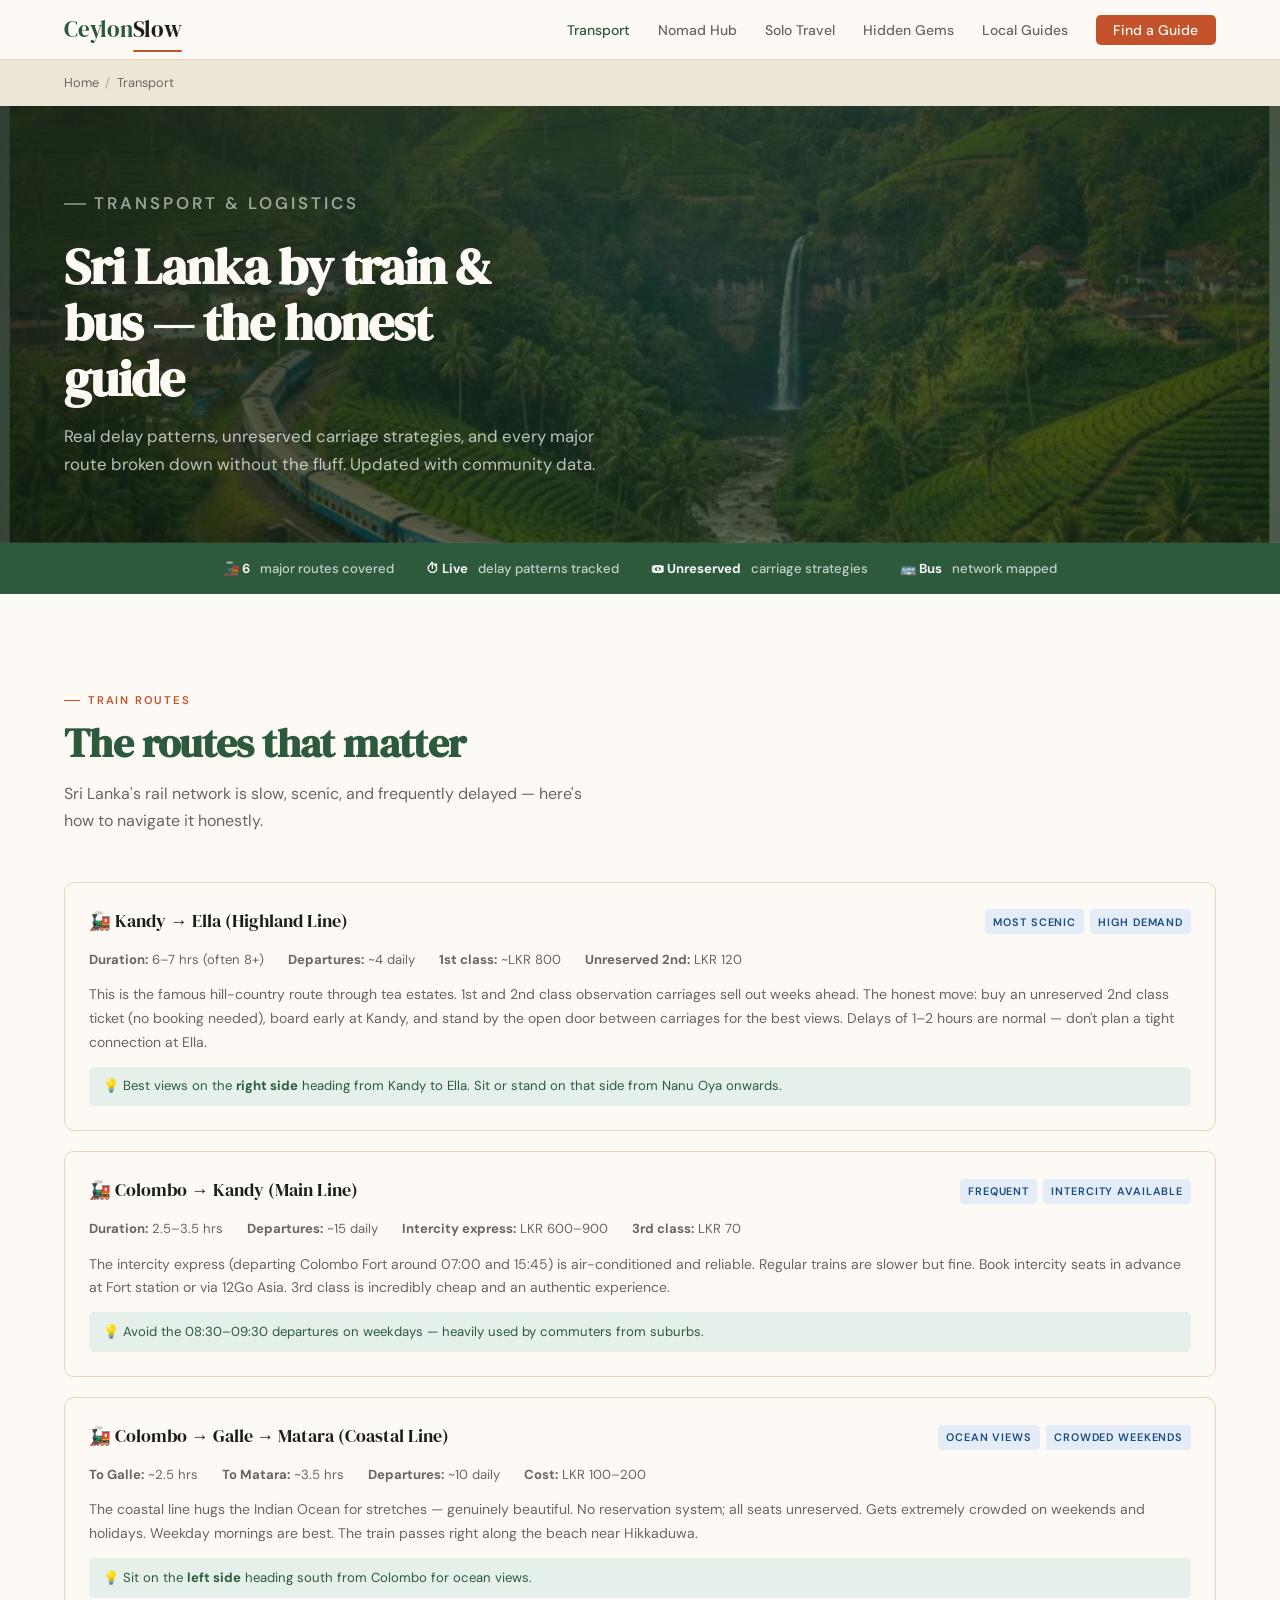
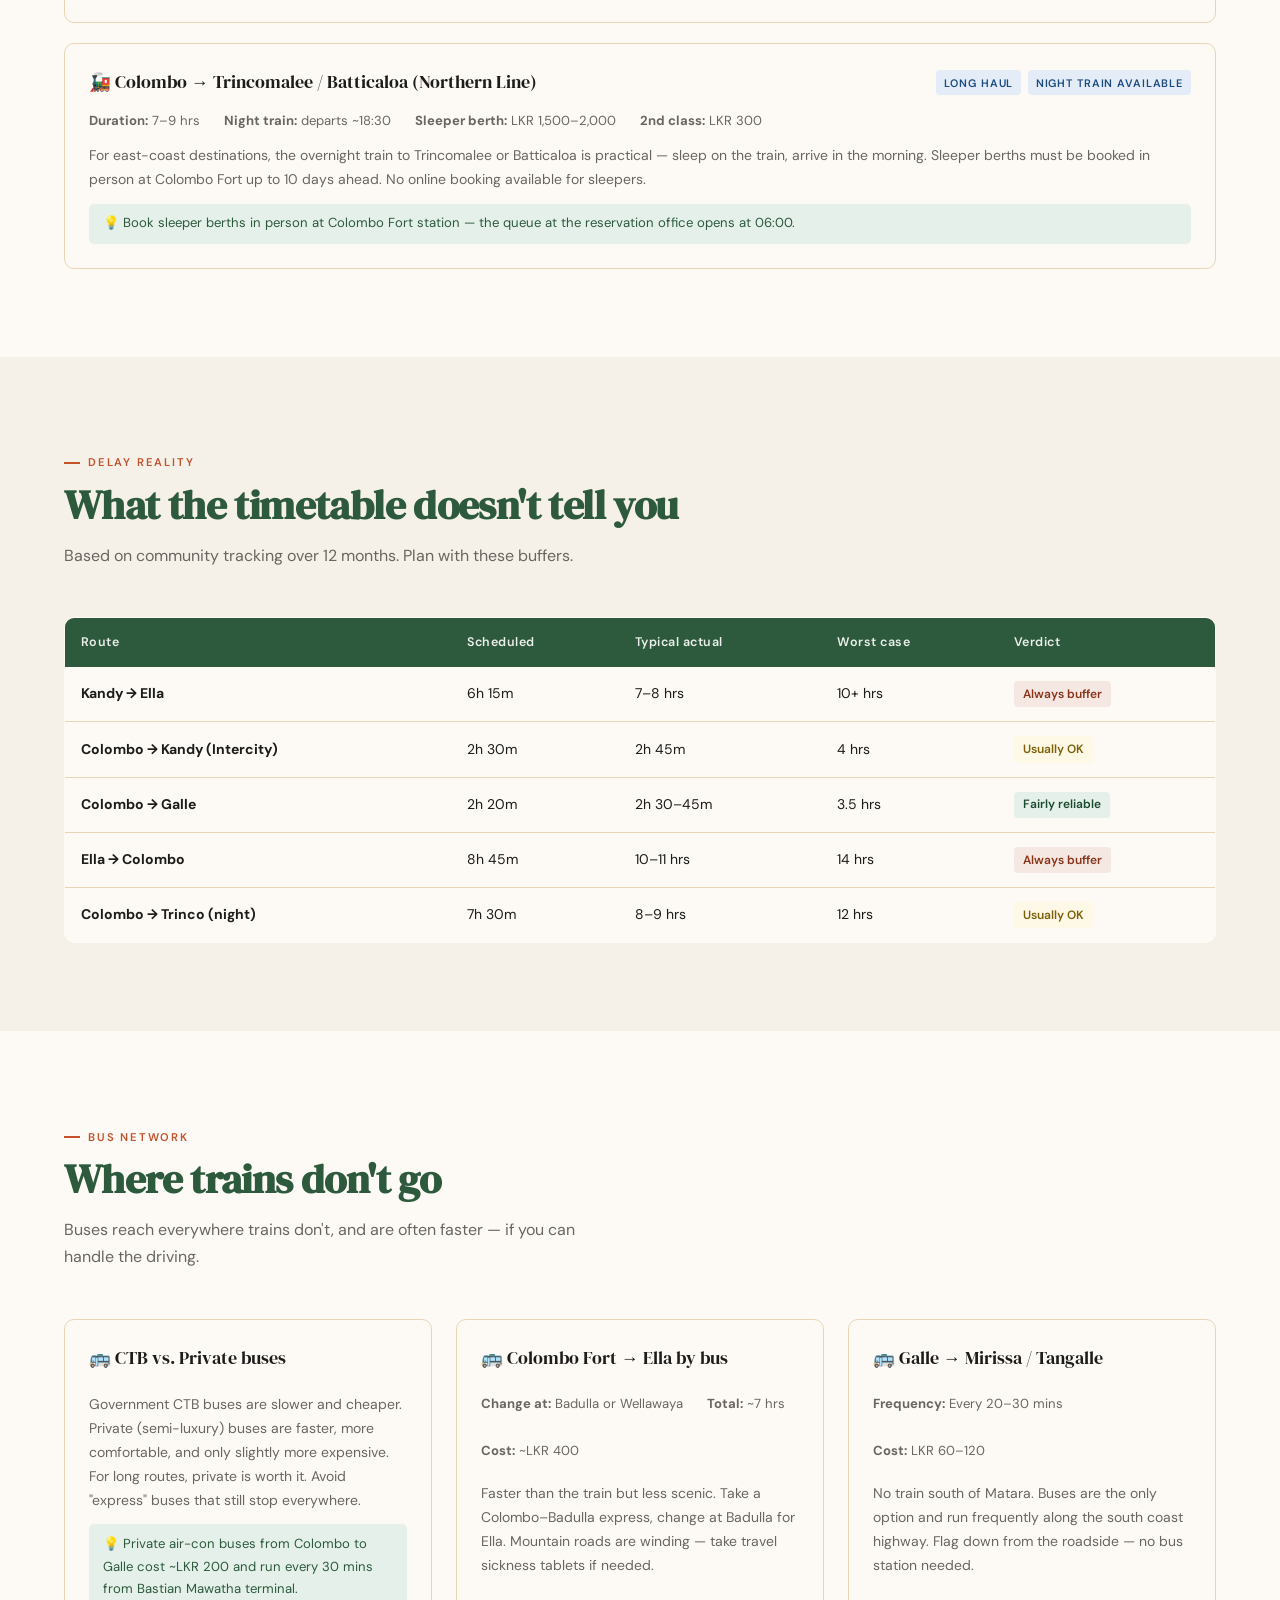
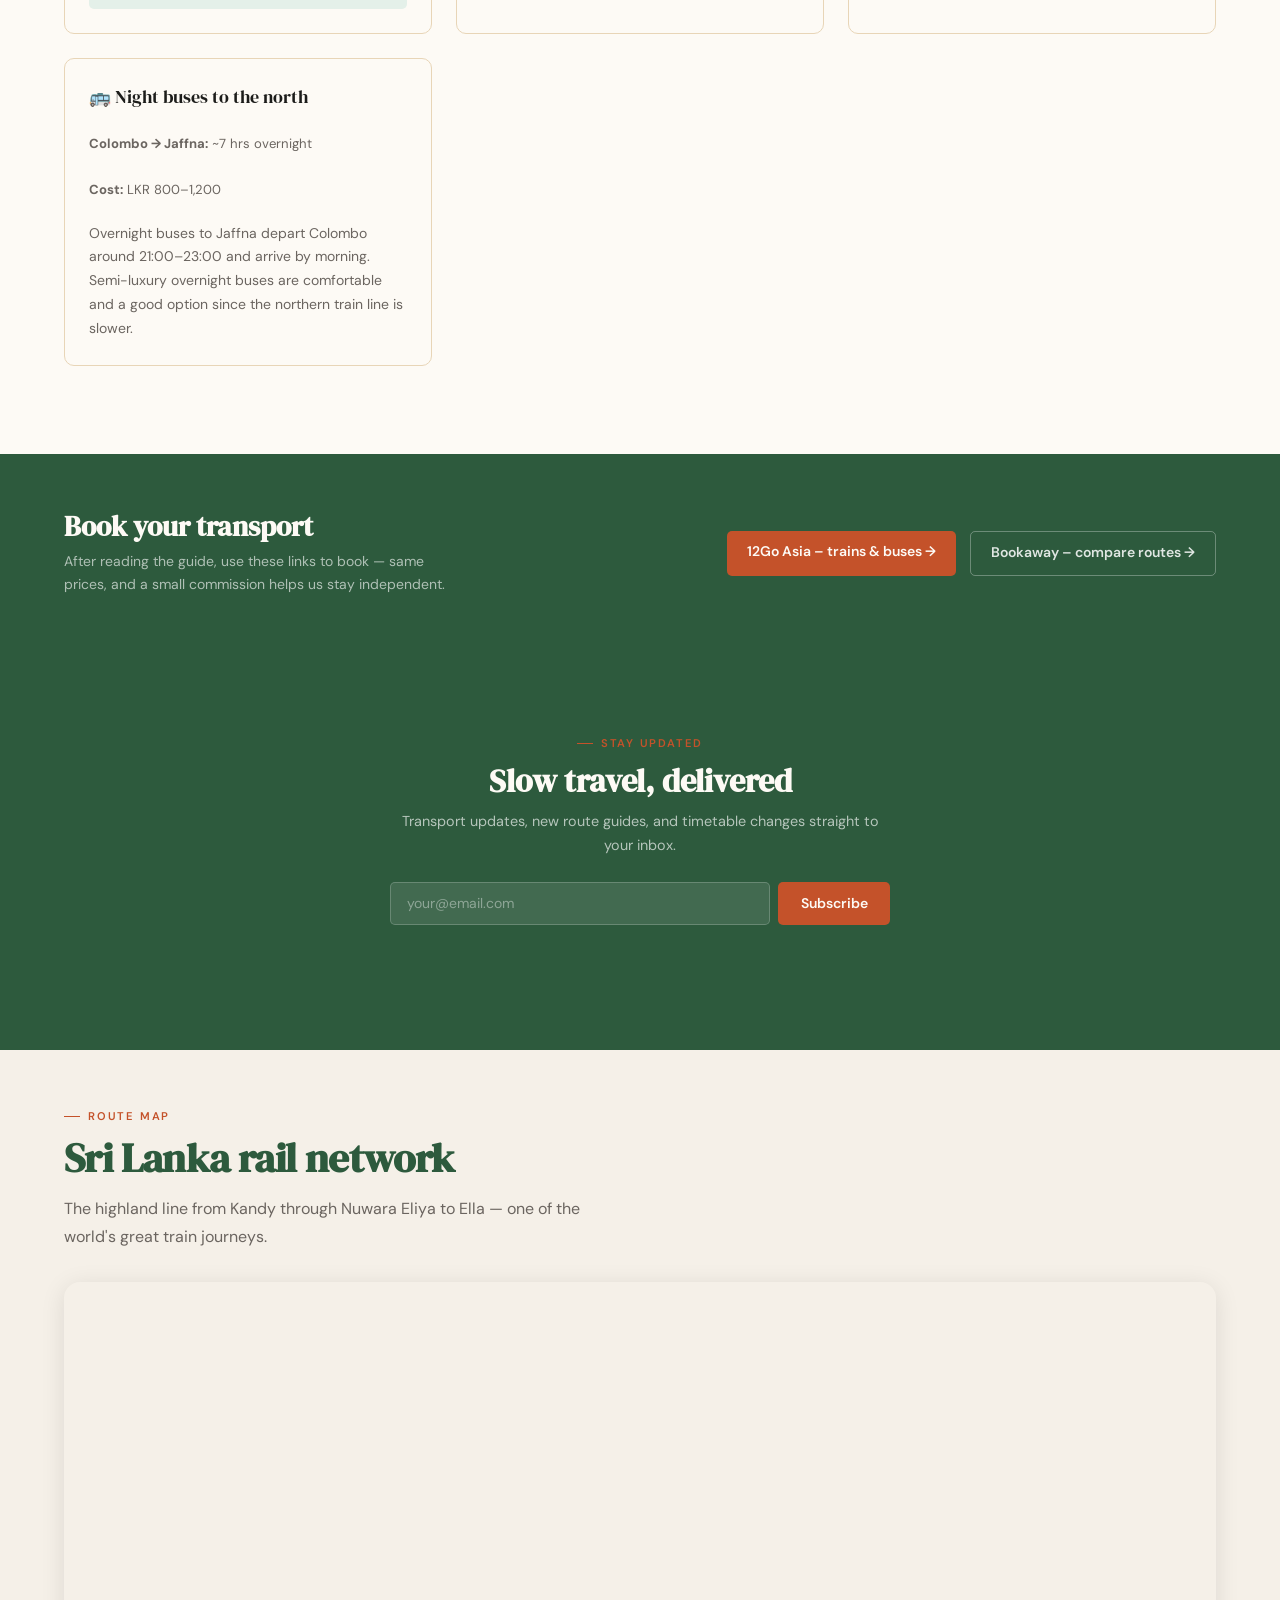
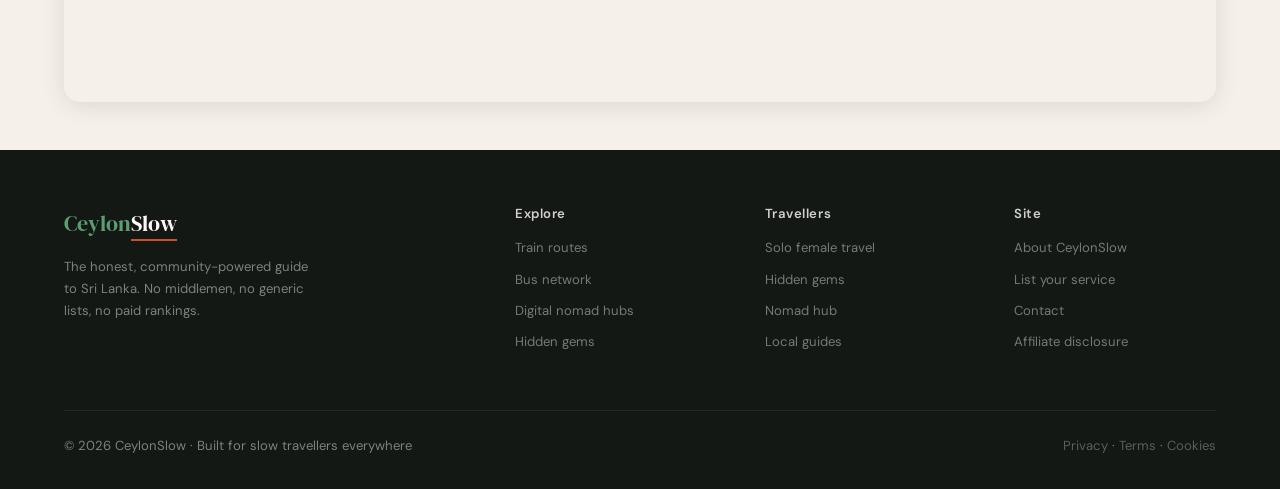
<file: transport.html>
<!DOCTYPE html>
<html lang="en">
<head>
  <meta charset="UTF-8"/>
  <meta name="viewport" content="width=device-width, initial-scale=1.0"/>
  <title>Sri Lanka Transport Guide – Trains, Buses & Routes | CeylonSlow</title>
  <meta name="description" content="Honest guide to Sri Lanka trains and buses — live delay data, unreserved carriage tips, Kandy to Ella route breakdown, Colombo to Galle, and beyond."/>
  <link rel="canonical" href="https://ceylonslow.com/transport"/>
  <meta property="og:title"       content="Sri Lanka Transport Guide | CeylonSlow"/>
  <meta property="og:description" content="Honest guide to Sri Lanka trains and buses — real delay data, unreserved carriage tips, and every major route demystified."/>
  <meta property="og:type"        content="article"/>
  <script type="application/ld+json">
  {
    "@context": "https://schema.org",
    "@type": "Article",
    "headline": "Sri Lanka Transport Guide: Trains, Buses & Real Route Data",
    "description": "Honest, community-verified guide to Sri Lanka's trains and buses — live delay data, unreserved carriage tips, and every major route.",
    "author": { "@type": "Organization", "name": "CeylonSlow" },
    "publisher": { "@type": "Organization", "name": "CeylonSlow", "url": "https://ceylonslow.com" }
  }
  </script>
  <link rel="preconnect" href="https://fonts.googleapis.com"/>
  <link rel="preconnect" href="https://fonts.gstatic.com" crossorigin/>
  <link href="https://fonts.googleapis.com/css2?family=DM+Serif+Display:ital@0;1&family=DM+Sans:wght@400;500;600&display=swap" rel="stylesheet"/>
  <link rel="stylesheet" href="css/style.css"/>
</head>
<body>

<nav>
  <a href="index.html" class="logo">
    <span class="logo-ceylon">Ceylon</span><span class="logo-slow">Slow</span>
  </a>
  <ul class="nav-links">
    <li><a href="transport.html" class="active">Transport</a></li>
    <li><a href="nomad.html">Nomad Hub</a></li>
    <li><a href="safety.html">Solo Travel</a></li>
    <li><a href="gems.html">Hidden Gems</a></li>
    <li><a href="directory.html">Local Guides</a></li>
    <li><a href="directory.html" class="nav-cta">Find a Guide</a></li>
  </ul>
  <button class="hamburger" aria-label="Open menu"><span></span><span></span><span></span></button>
</nav>
<nav class="nav-drawer">
  <a href="transport.html">🚂 Transport</a>
  <a href="nomad.html">💻 Nomad Hub</a>
  <a href="safety.html">👩 Solo Travel</a>
  <a href="gems.html">💎 Hidden Gems</a>
  <a href="directory.html">📍 Local Guides</a>
  <a href="directory.html" class="cta-mobile">Find a Guide →</a>
</nav>

<div class="breadcrumb">
  <a href="index.html">Home</a> <span>/</span> Transport
</div>

<div class="inner-hero" style="background:linear-gradient(135deg,rgba(10,30,16,0.68) 0%,rgba(20,50,28,0.50) 100%),url('img/transport-hero-srilanka.jpg') center/cover no-repeat;">
  <p class="eyebrow">Transport &amp; Logistics</p>
  <h1>Sri Lanka by train &amp; bus — the honest guide</h1>
  <p>Real delay patterns, unreserved carriage strategies, and every major route broken down without the fluff. Updated with community data.</p>
</div>

<!-- QUICK STATS -->
<div class="trust-bar">
  <div class="trust-item"><strong>🚂 6</strong>&nbsp;major routes covered</div>
  <div class="trust-item"><strong>⏱ Live</strong>&nbsp;delay patterns tracked</div>
  <div class="trust-item"><strong>🎟 Unreserved</strong>&nbsp;carriage strategies</div>
  <div class="trust-item"><strong>🚌 Bus</strong>&nbsp;network mapped</div>
</div>

<!-- TRAIN ROUTES -->
<section style="background:var(--white);" id="trains">
  <div class="section-eyebrow">Train routes</div>
  <h2 class="section-title">The routes that matter</h2>
  <p class="section-desc">Sri Lanka's rail network is slow, scenic, and frequently delayed — here's how to navigate it honestly.</p>

  <div style="display:flex;flex-direction:column;gap:1.25rem;">

    <div class="route-card">
      <div class="route-header">
        <div class="route-name">🚂 Kandy → Ella (Highland Line)</div>
        <div class="route-tags">
          <span class="route-tag">Most scenic</span>
          <span class="route-tag">High demand</span>
        </div>
      </div>
      <div class="route-stats">
        <span><strong>Duration:</strong> 6–7 hrs (often 8+)</span>
        <span><strong>Departures:</strong> ~4 daily</span>
        <span><strong>1st class:</strong> ~LKR 800</span>
        <span><strong>Unreserved 2nd:</strong> LKR 120</span>
      </div>
      <p style="font-size:0.875rem;color:var(--muted);">This is the famous hill-country route through tea estates. 1st and 2nd class observation carriages sell out weeks ahead. The honest move: buy an unreserved 2nd class ticket (no booking needed), board early at Kandy, and stand by the open door between carriages for the best views. Delays of 1–2 hours are normal — don't plan a tight connection at Ella.</p>
      <div class="route-tip">💡 Best views on the <strong>right side</strong> heading from Kandy to Ella. Sit or stand on that side from Nanu Oya onwards.</div>
    </div>

    <div class="route-card">
      <div class="route-header">
        <div class="route-name">🚂 Colombo → Kandy (Main Line)</div>
        <div class="route-tags">
          <span class="route-tag">Frequent</span>
          <span class="route-tag">Intercity available</span>
        </div>
      </div>
      <div class="route-stats">
        <span><strong>Duration:</strong> 2.5–3.5 hrs</span>
        <span><strong>Departures:</strong> ~15 daily</span>
        <span><strong>Intercity express:</strong> LKR 600–900</span>
        <span><strong>3rd class:</strong> LKR 70</span>
      </div>
      <p style="font-size:0.875rem;color:var(--muted);">The intercity express (departing Colombo Fort around 07:00 and 15:45) is air-conditioned and reliable. Regular trains are slower but fine. Book intercity seats in advance at Fort station or via 12Go Asia. 3rd class is incredibly cheap and an authentic experience.</p>
      <div class="route-tip">💡 Avoid the 08:30–09:30 departures on weekdays — heavily used by commuters from suburbs.</div>
    </div>

    <div class="route-card">
      <div class="route-header">
        <div class="route-name">🚂 Colombo → Galle → Matara (Coastal Line)</div>
        <div class="route-tags">
          <span class="route-tag">Ocean views</span>
          <span class="route-tag">Crowded weekends</span>
        </div>
      </div>
      <div class="route-stats">
        <span><strong>To Galle:</strong> ~2.5 hrs</span>
        <span><strong>To Matara:</strong> ~3.5 hrs</span>
        <span><strong>Departures:</strong> ~10 daily</span>
        <span><strong>Cost:</strong> LKR 100–200</span>
      </div>
      <p style="font-size:0.875rem;color:var(--muted);">The coastal line hugs the Indian Ocean for stretches — genuinely beautiful. No reservation system; all seats unreserved. Gets extremely crowded on weekends and holidays. Weekday mornings are best. The train passes right along the beach near Hikkaduwa.</p>
      <div class="route-tip">💡 Sit on the <strong>left side</strong> heading south from Colombo for ocean views.</div>
    </div>

    <div class="route-card">
      <div class="route-header">
        <div class="route-name">🚂 Colombo → Trincomalee / Batticaloa (Northern Line)</div>
        <div class="route-tags">
          <span class="route-tag">Long haul</span>
          <span class="route-tag">Night train available</span>
        </div>
      </div>
      <div class="route-stats">
        <span><strong>Duration:</strong> 7–9 hrs</span>
        <span><strong>Night train:</strong> departs ~18:30</span>
        <span><strong>Sleeper berth:</strong> LKR 1,500–2,000</span>
        <span><strong>2nd class:</strong> LKR 300</span>
      </div>
      <p style="font-size:0.875rem;color:var(--muted);">For east-coast destinations, the overnight train to Trincomalee or Batticaloa is practical — sleep on the train, arrive in the morning. Sleeper berths must be booked in person at Colombo Fort up to 10 days ahead. No online booking available for sleepers.</p>
      <div class="route-tip">💡 Book sleeper berths in person at Colombo Fort station — the queue at the reservation office opens at 06:00.</div>
    </div>

  </div>
</section>

<!-- DELAY DATA -->
<section style="background:var(--page);">
  <div class="section-eyebrow">Delay reality</div>
  <h2 class="section-title">What the timetable doesn't tell you</h2>
  <p class="section-desc">Based on community tracking over 12 months. Plan with these buffers.</p>
  <div class="data-table-wrap">
    <table class="data-table">
      <thead>
        <tr>
          <th>Route</th>
          <th>Scheduled</th>
          <th>Typical actual</th>
          <th>Worst case</th>
          <th>Verdict</th>
        </tr>
      </thead>
      <tbody>
        <tr>
          <td><strong>Kandy → Ella</strong></td>
          <td>6h 15m</td>
          <td>7–8 hrs</td>
          <td>10+ hrs</td>
          <td><span class="speed-badge speed-slow">Always buffer</span></td>
        </tr>
        <tr>
          <td><strong>Colombo → Kandy (Intercity)</strong></td>
          <td>2h 30m</td>
          <td>2h 45m</td>
          <td>4 hrs</td>
          <td><span class="speed-badge speed-mid">Usually OK</span></td>
        </tr>
        <tr>
          <td><strong>Colombo → Galle</strong></td>
          <td>2h 20m</td>
          <td>2h 30–45m</td>
          <td>3.5 hrs</td>
          <td><span class="speed-badge speed-fast">Fairly reliable</span></td>
        </tr>
        <tr>
          <td><strong>Ella → Colombo</strong></td>
          <td>8h 45m</td>
          <td>10–11 hrs</td>
          <td>14 hrs</td>
          <td><span class="speed-badge speed-slow">Always buffer</span></td>
        </tr>
        <tr>
          <td><strong>Colombo → Trinco (night)</strong></td>
          <td>7h 30m</td>
          <td>8–9 hrs</td>
          <td>12 hrs</td>
          <td><span class="speed-badge speed-mid">Usually OK</span></td>
        </tr>
      </tbody>
    </table>
  </div>
</section>

<!-- BUSES -->
<section style="background:var(--white);" id="buses">
  <div class="section-eyebrow">Bus network</div>
  <h2 class="section-title">Where trains don't go</h2>
  <p class="section-desc">Buses reach everywhere trains don't, and are often faster — if you can handle the driving.</p>
  <div class="content-grid">
    <div class="route-card">
      <div class="route-name">🚌 CTB vs. Private buses</div>
      <p style="font-size:0.875rem;color:var(--muted);margin-top:0.5rem;">Government CTB buses are slower and cheaper. Private (semi-luxury) buses are faster, more comfortable, and only slightly more expensive. For long routes, private is worth it. Avoid "express" buses that still stop everywhere.</p>
      <div class="route-tip">💡 Private air-con buses from Colombo to Galle cost ~LKR 200 and run every 30 mins from Bastian Mawatha terminal.</div>
    </div>
    <div class="route-card">
      <div class="route-name">🚌 Colombo Fort → Ella by bus</div>
      <div class="route-stats" style="margin-top:0.5rem;">
        <span><strong>Change at:</strong> Badulla or Wellawaya</span>
        <span><strong>Total:</strong> ~7 hrs</span>
        <span><strong>Cost:</strong> ~LKR 400</span>
      </div>
      <p style="font-size:0.875rem;color:var(--muted);margin-top:0.5rem;">Faster than the train but less scenic. Take a Colombo–Badulla express, change at Badulla for Ella. Mountain roads are winding — take travel sickness tablets if needed.</p>
    </div>
    <div class="route-card">
      <div class="route-name">🚌 Galle → Mirissa / Tangalle</div>
      <div class="route-stats" style="margin-top:0.5rem;">
        <span><strong>Frequency:</strong> Every 20–30 mins</span>
        <span><strong>Cost:</strong> LKR 60–120</span>
      </div>
      <p style="font-size:0.875rem;color:var(--muted);margin-top:0.5rem;">No train south of Matara. Buses are the only option and run frequently along the south coast highway. Flag down from the roadside — no bus station needed.</p>
    </div>
    <div class="route-card">
      <div class="route-name">🚌 Night buses to the north</div>
      <div class="route-stats" style="margin-top:0.5rem;">
        <span><strong>Colombo → Jaffna:</strong> ~7 hrs overnight</span>
        <span><strong>Cost:</strong> LKR 800–1,200</span>
      </div>
      <p style="font-size:0.875rem;color:var(--muted);margin-top:0.5rem;">Overnight buses to Jaffna depart Colombo around 21:00–23:00 and arrive by morning. Semi-luxury overnight buses are comfortable and a good option since the northern train line is slower.</p>
    </div>
  </div>
</section>

<!-- AFFILIATE -->
<div class="aff-strip">
  <div class="aff-text">
    <h2>Book your transport</h2>
    <p>After reading the guide, use these links to book — same prices, and a small commission helps us stay independent.</p>
  </div>
  <div class="aff-links">
    <a href="#" class="aff-btn aff-terra">12Go Asia – trains &amp; buses →</a>
    <a href="#" class="aff-btn aff-outline">Bookaway – compare routes →</a>
  </div>
</div>

<!-- NEWSLETTER -->
<section class="newsletter">
  <div class="newsletter-inner">
    <div class="section-eyebrow" style="justify-content:center;">Stay updated</div>
    <h2>Slow travel, delivered</h2>
    <p>Transport updates, new route guides, and timetable changes straight to your inbox.</p>
    <form class="newsletter-form" novalidate>
      <div class="email-row">
        <input type="email" name="email" placeholder="your@email.com" aria-label="Email address" required/>
        <button type="submit">Subscribe</button>
      </div>
      <p class="form-msg" aria-live="polite"></p>
    </form>
  </div>
</section>

<!-- MAP SECTION -->
<section style="background:var(--page);padding-top:3rem;padding-bottom:3rem;">
  <div class="section-eyebrow">Route map</div>
  <h2 class="section-title">Sri Lanka rail network</h2>
  <p class="section-desc" style="margin-bottom:2rem;">The highland line from Kandy through Nuwara Eliya to Ella — one of the world's great train journeys.</p>
  <div style="border-radius:16px;overflow:hidden;box-shadow:0 4px 24px rgba(0,0,0,0.10);">
    <iframe
      src="https://maps.google.com/maps?q=kandy+to+ella+train+route+sri+lanka&t=p&z=9&ie=UTF8&iwloc=&output=embed"
      width="100%" height="420" style="border:0;display:block;"
      allowfullscreen="" loading="lazy"
      referrerpolicy="no-referrer-when-downgrade"
      title="Kandy to Ella train route, Sri Lanka">
    </iframe>
  </div>
</section>

<footer>
  <div class="footer-top">
    <div class="footer-brand">
      <a href="index.html" class="footer-logo"><span class="lc">Ceylon</span><span class="ls">Slow</span></a>
      <p>The honest, community-powered guide to Sri Lanka. No middlemen, no generic lists, no paid rankings.</p>
    </div>
    <div class="footer-col">
      <h4>Explore</h4>
      <ul>
        <li><a href="transport.html">Train routes</a></li>
        <li><a href="transport.html#buses">Bus network</a></li>
        <li><a href="nomad.html">Digital nomad hubs</a></li>
        <li><a href="gems.html">Hidden gems</a></li>
      </ul>
    </div>
    <div class="footer-col">
      <h4>Travellers</h4>
      <ul>
        <li><a href="safety.html">Solo female travel</a></li>
        <li><a href="gems.html">Hidden gems</a></li>
        <li><a href="nomad.html">Nomad hub</a></li>
        <li><a href="directory.html">Local guides</a></li>
      </ul>
    </div>
    <div class="footer-col">
      <h4>Site</h4>
      <ul>
        <li><a href="#">About CeylonSlow</a></li>
        <li><a href="directory.html#list">List your service</a></li>
        <li><a href="#">Contact</a></li>
        <li><a href="#">Affiliate disclosure</a></li>
      </ul>
    </div>
  </div>
  <div class="footer-bottom">
    <span>© 2026 CeylonSlow · Built for slow travellers everywhere</span>
    <span><a href="#">Privacy</a> · <a href="#">Terms</a> · <a href="#">Cookies</a></span>
  </div>
</footer>

<script src="js/main.js"></script>
<!--Start of Tawk.to Script-->
<script type="text/javascript">
var Tawk_API=Tawk_API||{}, Tawk_LoadStart=new Date();
(function(){
var s1=document.createElement("script"),s0=document.getElementsByTagName("script")[0];
s1.async=true;
s1.src='https://embed.tawk.to/6a3f7c5812c9191d4752e4cb/1js3vrfcg';
s1.charset='UTF-8';
s1.setAttribute('crossorigin','*');
s0.parentNode.insertBefore(s1,s0);
})();
</script>
<!--End of Tawk.to Script-->
</body>
</html>
</file>
<file: css/style.css>
/* =============================================
   CeylonSlow — Shared Stylesheet
   ============================================= */

*, *::before, *::after { box-sizing: border-box; margin: 0; padding: 0; }

:root {
  --page:       #F5F0E8;
  --surface:    #EDE6D6;
  --white:      #FDFAF5;
  --jungle:     #2D5A3D;
  --jungle-mid: #3D7A55;
  --jungle-lt:  #5A9E72;
  --terra:      #C4522A;
  --terra-lt:   #D9704A;
  --terra-pale: #F5E8E2;
  --sand:       #E8D5B7;
  --sand-dark:  #C9B89A;
  --ink:        #1C1C1A;
  --muted:      #6B6560;
  --radius-sm:  5px;
  --radius-md:  10px;
  --radius-lg:  18px;
  --nav-h:      60px;
}

html { scroll-behavior: smooth; }

body {
  font-family: 'DM Sans', sans-serif;
  background: var(--page);
  color: var(--ink);
  line-height: 1.7;
}

/* ── TYPOGRAPHY ── */
h1, h2, h3, h4, h5 { line-height: 1.2; }

/* ── NAV ── */
nav {
  position: sticky; top: 0; z-index: 200;
  background: var(--white);
  border-bottom: 1px solid var(--sand);
  padding: 0 5vw;
  display: flex; align-items: center; justify-content: space-between;
  height: var(--nav-h);
}
.logo {
  font-family: 'DM Serif Display', serif;
  font-size: 1.45rem; color: var(--ink);
  text-decoration: none; display: flex; align-items: baseline;
  letter-spacing: -0.01em;
}
.logo-ceylon { color: var(--jungle); }
.logo-slow   { color: var(--ink); position: relative; display: inline-block; }
.logo-slow::after {
  content: ''; position: absolute; left: 0; bottom: -3px;
  width: 100%; height: 2.5px;
  background: var(--terra); border-radius: 2px;
}
.nav-links { display: flex; gap: 1.75rem; list-style: none; align-items: center; }
.nav-links a {
  color: var(--muted); text-decoration: none;
  font-size: 0.875rem; font-weight: 500; transition: color 0.18s;
}
.nav-links a:hover,
.nav-links a.active { color: var(--jungle); }
.nav-cta {
  background: var(--terra) !important; color: var(--white) !important;
  padding: 0.4rem 1.1rem; border-radius: var(--radius-sm);
}
.nav-cta:hover { background: var(--terra-lt) !important; color: var(--white) !important; }

/* Hamburger */
.hamburger {
  display: none; flex-direction: column; justify-content: center; gap: 5px;
  width: 40px; height: 40px; cursor: pointer; background: none; border: none;
  padding: 4px;
}
.hamburger span {
  display: block; height: 2px; background: var(--ink);
  border-radius: 2px; transition: transform 0.25s, opacity 0.25s;
}
.hamburger.open span:nth-child(1) { transform: translateY(7px) rotate(45deg); }
.hamburger.open span:nth-child(2) { opacity: 0; }
.hamburger.open span:nth-child(3) { transform: translateY(-7px) rotate(-45deg); }

/* Mobile nav drawer */
.nav-drawer {
  display: none; position: fixed; top: var(--nav-h); left: 0; right: 0;
  background: var(--white); border-bottom: 1px solid var(--sand);
  padding: 1.25rem 5vw 1.5rem; z-index: 199;
  flex-direction: column; gap: 0.1rem;
}
.nav-drawer.open { display: flex; }
.nav-drawer a {
  color: var(--ink); text-decoration: none;
  font-size: 1rem; font-weight: 500; padding: 0.6rem 0;
  border-bottom: 1px solid var(--sand);
  transition: color 0.18s;
}
.nav-drawer a:last-child { border-bottom: none; }
.nav-drawer a:hover { color: var(--jungle); }
.nav-drawer .cta-mobile {
  margin-top: 0.75rem; background: var(--terra); color: var(--white) !important;
  text-align: center; padding: 0.75rem; border-radius: var(--radius-sm);
  font-weight: 600; border-bottom: none !important;
}

/* ── BUTTONS ── */
.btn {
  padding: 0.75rem 1.6rem; border-radius: var(--radius-sm);
  text-decoration: none; font-weight: 600; font-size: 0.9rem;
  transition: transform 0.15s, background 0.18s; display: inline-block;
  cursor: pointer; border: none; font-family: inherit;
}
.btn:hover { transform: translateY(-2px); }
.btn-terra         { background: var(--terra); color: var(--white); }
.btn-terra:hover   { background: var(--terra-lt); }
.btn-ghost         { border: 1.5px solid rgba(255,255,255,0.45); color: var(--white); background: transparent; }
.btn-ghost:hover   { border-color: rgba(255,255,255,0.8); background: rgba(255,255,255,0.07); }
.btn-jungle        { background: var(--jungle); color: var(--white); }
.btn-jungle:hover  { background: var(--jungle-mid); }
.btn-outline-jungle { border: 1.5px solid var(--jungle); color: var(--jungle); background: transparent; }
.btn-outline-jungle:hover { background: var(--jungle); color: var(--white); }
.btn-sm { padding: 0.5rem 1.1rem; font-size: 0.82rem; }

/* ── SECTION RHYTHM ── */
section { padding: 5.5rem 5vw; }
.section-eyebrow {
  display: inline-flex; align-items: center; gap: 0.5rem;
  font-size: 0.7rem; font-weight: 600; letter-spacing: 0.16em;
  text-transform: uppercase; color: var(--terra); margin-bottom: 0.6rem;
}
.section-eyebrow::before { content: ''; width: 16px; height: 1.5px; background: var(--terra); }
.section-title {
  font-family: 'DM Serif Display', serif;
  font-size: clamp(1.9rem, 3.2vw, 2.8rem);
  color: var(--jungle); line-height: 1.15;
  margin-bottom: 0.8rem; letter-spacing: -0.015em;
}
.section-desc { color: var(--muted); max-width: 50ch; line-height: 1.7; margin-bottom: 3rem; }

/* ── TRUST BAR ── */
.trust-bar {
  background: var(--jungle); padding: 0.9rem 5vw;
  display: flex; gap: 2rem; flex-wrap: wrap; justify-content: center;
}
.trust-item {
  display: flex; align-items: center; gap: 0.45rem;
  color: rgba(255,255,255,0.72); font-size: 0.82rem; font-weight: 500;
}
.trust-item strong { color: rgba(255,255,255,0.95); }

/* ── EYEBROW (hero) ── */
.eyebrow {
  display: inline-flex; align-items: center; gap: 0.5rem;
  font-size: 0.72rem; font-weight: 600; letter-spacing: 0.18em;
  text-transform: uppercase; color: var(--terra-lt); margin-bottom: 1.25rem;
}
.eyebrow::before {
  content: ''; width: 22px; height: 1.5px;
  background: var(--terra-lt); display: inline-block;
}

/* ── NICHE CARDS ── */
.niches { background: var(--white); }
.niches-grid {
  display: grid; grid-template-columns: repeat(auto-fit, minmax(250px, 1fr)); gap: 1.25rem;
}
.niche-card {
  background: var(--page); border: 1px solid var(--sand);
  border-radius: var(--radius-md); padding: 1.6rem;
  text-decoration: none; color: inherit; display: block;
  transition: transform 0.2s, border-color 0.2s, box-shadow 0.2s;
}
.niche-card:hover {
  transform: translateY(-3px); border-color: var(--jungle-lt);
  box-shadow: 0 6px 20px rgba(45,90,61,0.1);
}
.niche-icon {
  width: 44px; height: 44px; border-radius: 9px;
  display: flex; align-items: center; justify-content: center;
  font-size: 1.3rem; margin-bottom: 1rem;
}
.ic-terra  { background: var(--terra-pale); }
.ic-jungle { background: #e4f0e9; }
.ic-sand   { background: #f7f0e4; }
.ic-sky    { background: #e4edf7; }
.ic-plum   { background: #ede6f7; }
.niche-card h3 {
  font-family: 'DM Serif Display', serif;
  font-size: 1.1rem; color: var(--ink); margin-bottom: 0.4rem; line-height: 1.25;
}
.niche-card p { font-size: 0.85rem; color: var(--muted); line-height: 1.6; }
.niche-link {
  display: inline-flex; align-items: center; gap: 0.3rem;
  color: var(--terra); font-size: 0.8rem; font-weight: 600;
  margin-top: 1rem; text-decoration: none; transition: gap 0.15s;
}
.niche-card:hover .niche-link { gap: 0.5rem; }

/* ── FEATURED GRID ── */
.featured { background: var(--page); }
.featured-grid {
  display: grid; grid-template-columns: 1.5fr 1fr 1fr; gap: 1.25rem;
}
.feat-card {
  border-radius: var(--radius-md); overflow: hidden;
  background: var(--white); border: 1px solid var(--sand);
  text-decoration: none; color: inherit; display: block;
  transition: transform 0.2s, box-shadow 0.2s;
}
.feat-card:hover { transform: translateY(-3px); box-shadow: 0 8px 24px rgba(28,28,26,0.09); }
.feat-card img { width:100%; aspect-ratio:16/9; object-fit:cover; display:block; }
.feat-card-body { padding: 1.25rem; }
.feat-tag {
  font-size: 0.68rem; font-weight: 600; text-transform: uppercase;
  letter-spacing: 0.1em; padding: 0.22rem 0.55rem;
  border-radius: 4px; display: inline-block; margin-bottom: 0.6rem;
}
.tag-transport { background: #e4edf7; color: #1a4a80; }
.tag-nomad     { background: var(--terra-pale); color: #8b3318; }
.tag-gems      { background: #e4f0e9; color: #1a4a2e; }
.tag-safety    { background: #fdf2e9; color: #7a4010; }
.feat-card h3 {
  font-family: 'DM Serif Display', serif;
  font-size: 1.05rem; color: var(--ink); margin-bottom: 0.35rem; line-height: 1.3;
}
.feat-card p { font-size: 0.82rem; color: var(--muted); line-height: 1.5; }

/* ── AFFILIATE STRIP ── */
.aff-strip {
  background: var(--jungle); padding: 3.5rem 5vw;
  display: flex; flex-wrap: wrap;
  align-items: center; justify-content: space-between; gap: 2rem;
}
.aff-text h2 {
  font-family: 'DM Serif Display', serif;
  font-size: 1.75rem; color: var(--white); margin-bottom: 0.4rem;
}
.aff-text p { color: rgba(255,255,255,0.62); max-width: 40ch; font-size: 0.875rem; }
.aff-links { display: flex; gap: 0.875rem; flex-wrap: wrap; }
.aff-btn {
  padding: 0.6rem 1.25rem; border-radius: var(--radius-sm);
  font-size: 0.875rem; font-weight: 600; text-decoration: none; transition: transform 0.15s;
}
.aff-btn:hover { transform: translateY(-1px); }
.aff-terra   { background: var(--terra); color: var(--white); }
.aff-outline { border: 1.5px solid rgba(255,255,255,0.3); color: rgba(255,255,255,0.85); }

/* ── NOMAD HUB ── */
.nomad { background: var(--white); }
.nomad-inner { display: grid; grid-template-columns: 1fr 1fr; gap: 5rem; align-items: center; }
.nomad-img-wrap { position: relative; }
.nomad-img-wrap img {
  width: 100%; border-radius: var(--radius-lg); aspect-ratio: 4/3; object-fit: cover; display: block;
}
.nomad-badge {
  position: absolute; bottom: -14px; right: -14px;
  background: var(--terra); color: var(--white);
  padding: 0.75rem 1rem; border-radius: var(--radius-md);
  font-size: 0.8rem; font-weight: 600; line-height: 1.3;
  box-shadow: 0 4px 14px rgba(196,82,42,0.3);
}
.nomad-badge strong { display: block; font-size: 1.4rem; line-height: 1; }
.nomad-stats { display: grid; grid-template-columns: 1fr 1fr; gap: 0.875rem; margin: 1.75rem 0 2rem; }
.stat-box {
  background: var(--page); border: 1px solid var(--sand);
  border-radius: var(--radius-sm); padding: 1rem;
}
.stat-num { font-family: 'DM Serif Display', serif; font-size: 1.7rem; color: var(--jungle); }
.stat-lbl { font-size: 0.77rem; color: var(--muted); margin-top: 0.1rem; }

/* ── SOLO SAFETY ── */
.solo { background: var(--terra-pale); }
.safety-grid {
  display: grid; grid-template-columns: repeat(auto-fit, minmax(200px, 1fr)); gap: 1rem;
}
.safety-card {
  background: var(--white); border-radius: var(--radius-md);
  padding: 1.25rem; border-top: 3px solid var(--terra);
}
.safety-card h4 { font-size: 0.92rem; font-weight: 600; color: var(--ink); margin-bottom: 0.4rem; }
.safety-card p  { font-size: 0.82rem; color: var(--muted); line-height: 1.55; }

/* ── DIRECTORY CTA ── */
.dir-cta {
  background: var(--page); padding: 5rem 5vw;
  display: grid; grid-template-columns: 1fr 1fr; gap: 4rem; align-items: center;
}
.dir-cta-visual {
  background: var(--jungle); border-radius: var(--radius-lg);
  padding: 2.5rem; display: flex; flex-direction: column; gap: 1rem;
}
.dir-listing {
  background: rgba(255,255,255,0.1); border-radius: var(--radius-sm);
  padding: 0.875rem 1rem; display: flex; align-items: center; gap: 0.875rem;
}
.dir-listing-icon {
  width: 38px; height: 38px; border-radius: 50%;
  background: rgba(255,255,255,0.15);
  display: flex; align-items: center; justify-content: center;
  font-size: 1.1rem; flex-shrink: 0;
}
.dir-listing-info { flex: 1; }
.dir-listing-name { font-size: 0.875rem; font-weight: 600; color: var(--white); }
.dir-listing-sub  { font-size: 0.77rem; color: rgba(255,255,255,0.6); margin-top: 0.1rem; }
.dir-listing-tag  {
  background: var(--terra); color: var(--white);
  font-size: 0.68rem; font-weight: 600; padding: 0.18rem 0.5rem; border-radius: 4px;
}

/* ── NEWSLETTER ── */
.newsletter { background: var(--jungle); padding: 4.5rem 5vw; }
.newsletter-inner { max-width: 500px; margin: 0 auto; text-align: center; }
.newsletter-inner h2 {
  font-family: 'DM Serif Display', serif;
  font-size: 2rem; color: var(--white); margin-bottom: 0.5rem;
}
.newsletter-inner p { color: rgba(255,255,255,0.65); margin-bottom: 1.5rem; font-size: 0.9rem; }
.email-row { display: flex; gap: 0.5rem; }
.email-row input {
  flex: 1; padding: 0.72rem 1rem;
  border: 1.5px solid rgba(255,255,255,0.2);
  border-radius: var(--radius-sm);
  background: rgba(255,255,255,0.1);
  color: var(--white); font-family: inherit; font-size: 0.875rem;
}
.email-row input::placeholder { color: rgba(255,255,255,0.4); }
.email-row input:focus { outline: none; border-color: var(--terra-lt); }
.email-row button {
  background: var(--terra); color: var(--white);
  border: none; padding: 0.72rem 1.4rem; border-radius: var(--radius-sm);
  font-weight: 600; font-size: 0.875rem; cursor: pointer;
  font-family: inherit; transition: background 0.18s;
}
.email-row button:hover { background: var(--terra-lt); }
.form-msg {
  margin-top: 0.75rem; font-size: 0.85rem;
  color: rgba(255,255,255,0.8); min-height: 1.2em;
}
.form-msg.success { color: #a8e6be; }
.form-msg.error   { color: #f9a8a8; }

/* ── INNER PAGE HERO ── */
.inner-hero {
  background: var(--jungle); padding: 5rem 5vw 4rem;
  border-bottom: 1px solid rgba(255,255,255,0.08);
}
.inner-hero .eyebrow { color: rgba(255,255,255,0.55); }
.inner-hero .eyebrow::before { background: rgba(255,255,255,0.4); }
.inner-hero h1 {
  font-family: 'DM Serif Display', serif;
  font-size: clamp(2rem, 4vw, 3.4rem);
  color: var(--white); line-height: 1.1;
  max-width: 18ch; margin-bottom: 1rem; letter-spacing: -0.02em;
}
.inner-hero p {
  font-size: 1.05rem; color: rgba(255,255,255,0.7);
  max-width: 48ch; line-height: 1.65;
}

/* ── CONTENT CARDS (inner pages) ── */
.content-grid {
  display: grid; grid-template-columns: repeat(auto-fit, minmax(280px, 1fr)); gap: 1.5rem;
}
.content-card {
  background: var(--white); border: 1px solid var(--sand);
  border-radius: var(--radius-md); overflow: hidden;
  text-decoration: none; color: inherit;
  transition: transform 0.2s, box-shadow 0.2s;
  display: flex; flex-direction: column;
}
.content-card:hover { transform: translateY(-3px); box-shadow: 0 8px 24px rgba(28,28,26,0.09); }
.content-card img { width: 100%; aspect-ratio: 16/9; object-fit: cover; display: block; }
.content-card-body { padding: 1.35rem; flex: 1; display: flex; flex-direction: column; }
.content-card h3 {
  font-family: 'DM Serif Display', serif;
  font-size: 1.1rem; color: var(--ink); margin-bottom: 0.4rem; line-height: 1.3;
}
.content-card p { font-size: 0.85rem; color: var(--muted); line-height: 1.6; flex: 1; }
.card-meta {
  display: flex; align-items: center; gap: 0.5rem;
  font-size: 0.75rem; color: var(--muted); margin-top: 0.875rem;
}
.card-meta span { display: flex; align-items: center; gap: 0.25rem; }

/* ── TABLE (Wi-Fi / route data) ── */
.data-table-wrap { overflow-x: auto; border-radius: var(--radius-md); }
.data-table {
  width: 100%; border-collapse: collapse;
  font-size: 0.875rem; background: var(--white);
  border-radius: var(--radius-md); overflow: hidden;
  border: 1px solid var(--sand);
}
.data-table th {
  background: var(--jungle); color: rgba(255,255,255,0.9);
  padding: 0.875rem 1rem; text-align: left; font-weight: 600;
  font-size: 0.78rem; letter-spacing: 0.04em;
}
.data-table td {
  padding: 0.875rem 1rem; border-bottom: 1px solid var(--sand);
  vertical-align: middle;
}
.data-table tr:last-child td { border-bottom: none; }
.data-table tr:hover td { background: var(--surface); }
.speed-badge {
  display: inline-block; padding: 0.18rem 0.55rem;
  border-radius: 4px; font-size: 0.75rem; font-weight: 600;
}
.speed-fast { background: #e4f0e9; color: #1a4a2e; }
.speed-mid  { background: #fef9e7; color: #7d6008; }
.speed-slow { background: var(--terra-pale); color: #8b3318; }

/* ── ROUTE CARD ── */
.route-card {
  background: var(--white); border: 1px solid var(--sand);
  border-radius: var(--radius-md); padding: 1.5rem;
  display: flex; flex-direction: column; gap: 0.75rem;
}
.route-header {
  display: flex; align-items: center; justify-content: space-between;
  flex-wrap: wrap; gap: 0.5rem;
}
.route-name {
  font-family: 'DM Serif Display', serif;
  font-size: 1.1rem; color: var(--ink);
}
.route-tags { display: flex; gap: 0.4rem; flex-wrap: wrap; }
.route-tag {
  font-size: 0.68rem; font-weight: 600; text-transform: uppercase;
  letter-spacing: 0.08em; padding: 0.2rem 0.5rem;
  border-radius: 4px; background: #e4edf7; color: #1a4a80;
}
.route-stats {
  display: flex; gap: 1.5rem; flex-wrap: wrap;
  font-size: 0.82rem; color: var(--muted);
}
.route-stat strong { color: var(--ink); font-weight: 600; }
.route-tip {
  font-size: 0.82rem; color: var(--jungle);
  background: #e4f0e9; border-radius: var(--radius-sm);
  padding: 0.55rem 0.875rem;
}

/* ── DIRECTORY LISTING ── */
.guide-grid {
  display: grid; grid-template-columns: repeat(auto-fill, minmax(300px, 1fr)); gap: 1.25rem;
}
.guide-card {
  background: var(--white); border: 1px solid var(--sand);
  border-radius: var(--radius-md); padding: 1.5rem;
  display: flex; flex-direction: column; gap: 0.75rem;
}
.guide-avatar {
  width: 52px; height: 52px; border-radius: 50%;
  background: var(--jungle); display: flex; align-items: center;
  justify-content: center; font-size: 1.4rem;
  flex-shrink: 0;
}
.guide-header { display: flex; align-items: center; gap: 1rem; }
.guide-name { font-weight: 600; font-size: 0.95rem; color: var(--ink); }
.guide-role { font-size: 0.8rem; color: var(--muted); margin-top: 0.1rem; }
.guide-location { font-size: 0.8rem; color: var(--jungle); font-weight: 500; }
.guide-desc { font-size: 0.85rem; color: var(--muted); line-height: 1.6; }
.guide-tags { display: flex; gap: 0.4rem; flex-wrap: wrap; }
.guide-tag {
  font-size: 0.72rem; padding: 0.2rem 0.55rem; border-radius: 4px;
  background: var(--surface); color: var(--muted); font-weight: 500;
}
.guide-actions { display: flex; gap: 0.5rem; margin-top: 0.25rem; }

/* Filter bar */
.filter-bar {
  display: flex; gap: 0.5rem; flex-wrap: wrap; margin-bottom: 2rem;
}
.filter-btn {
  padding: 0.45rem 1rem; border-radius: 20px; border: 1.5px solid var(--sand);
  background: var(--white); color: var(--muted); font-size: 0.82rem;
  font-weight: 500; cursor: pointer; transition: all 0.18s; font-family: inherit;
}
.filter-btn:hover,
.filter-btn.active {
  background: var(--jungle); color: var(--white); border-color: var(--jungle);
}

/* ── CONTACT / LIST FORM ── */
.form-card {
  background: var(--white); border: 1px solid var(--sand);
  border-radius: var(--radius-lg); padding: 2.5rem;
  max-width: 560px;
}
.form-group { margin-bottom: 1.25rem; }
.form-group label {
  display: block; font-size: 0.82rem; font-weight: 600;
  color: var(--ink); margin-bottom: 0.4rem;
}
.form-group input,
.form-group select,
.form-group textarea {
  width: 100%; padding: 0.72rem 1rem;
  border: 1.5px solid var(--sand); border-radius: var(--radius-sm);
  font-family: inherit; font-size: 0.875rem; color: var(--ink);
  background: var(--page); transition: border-color 0.18s;
}
.form-group input:focus,
.form-group select:focus,
.form-group textarea:focus {
  outline: none; border-color: var(--jungle);
}
.form-group textarea { resize: vertical; min-height: 110px; }
.form-row { display: grid; grid-template-columns: 1fr 1fr; gap: 1rem; }

/* ── BREADCRUMB ── */
.breadcrumb {
  padding: 0.75rem 5vw; background: var(--surface);
  font-size: 0.8rem; color: var(--muted);
  display: flex; gap: 0.4rem; align-items: center;
}
.breadcrumb a { color: var(--muted); text-decoration: none; }
.breadcrumb a:hover { color: var(--jungle); }
.breadcrumb span { opacity: 0.5; }

/* ── FOOTER ── */
footer { background: #141814; padding: 3.5rem 5vw 2rem; color: rgba(255,255,255,0.45); font-size: 0.82rem; }
.footer-top { display: grid; grid-template-columns: 2fr 1fr 1fr 1fr; gap: 3rem; margin-bottom: 3rem; }
.footer-logo {
  font-family: 'DM Serif Display', serif;
  font-size: 1.35rem; color: var(--white);
  text-decoration: none; display: block; margin-bottom: 0.875rem;
}
.footer-logo .lc { color: var(--jungle-lt); }
.footer-logo .ls { color: var(--white); border-bottom: 2px solid var(--terra); padding-bottom: 1px; }
.footer-brand p { line-height: 1.65; max-width: 28ch; }
.footer-col h4 {
  color: rgba(255,255,255,0.8); font-size: 0.82rem; font-weight: 600;
  margin-bottom: 1rem; letter-spacing: 0.04em;
}
.footer-col ul { list-style: none; }
.footer-col li { margin-bottom: 0.55rem; }
.footer-col a { color: rgba(255,255,255,0.42); text-decoration: none; transition: color 0.18s; }
.footer-col a:hover { color: var(--terra-lt); }
.footer-bottom {
  border-top: 1px solid rgba(255,255,255,0.07); padding-top: 1.5rem;
  display: flex; justify-content: space-between; flex-wrap: wrap; gap: 0.5rem;
}
.footer-bottom a { color: rgba(255,255,255,0.3); text-decoration: none; }
.footer-bottom a:hover { color: var(--terra-lt); }

/* ── RESPONSIVE ── */
@media (max-width: 860px) {
  .featured-grid { grid-template-columns: 1fr; }
  .nomad-inner   { grid-template-columns: 1fr; gap: 2rem; }
  .dir-cta       { grid-template-columns: 1fr; gap: 2rem; }
  .footer-top    { grid-template-columns: 1fr 1fr; gap: 2rem; }
}
@media (max-width: 750px) {
  .form-row { grid-template-columns: 1fr; }
}
@media (max-width: 600px) {
  .hamburger    { display: flex; }
  .nav-links    { display: none; }
  .email-row    { flex-direction: column; }
  .nomad-badge  { display: none; }
  .footer-top   { grid-template-columns: 1fr; }
  section       { padding: 3.5rem 5vw; }
  .inner-hero   { padding: 3.5rem 5vw 2.5rem; }
  .aff-strip    { flex-direction: column; }
  .trust-bar    { gap: 1rem; }
}
</file>
